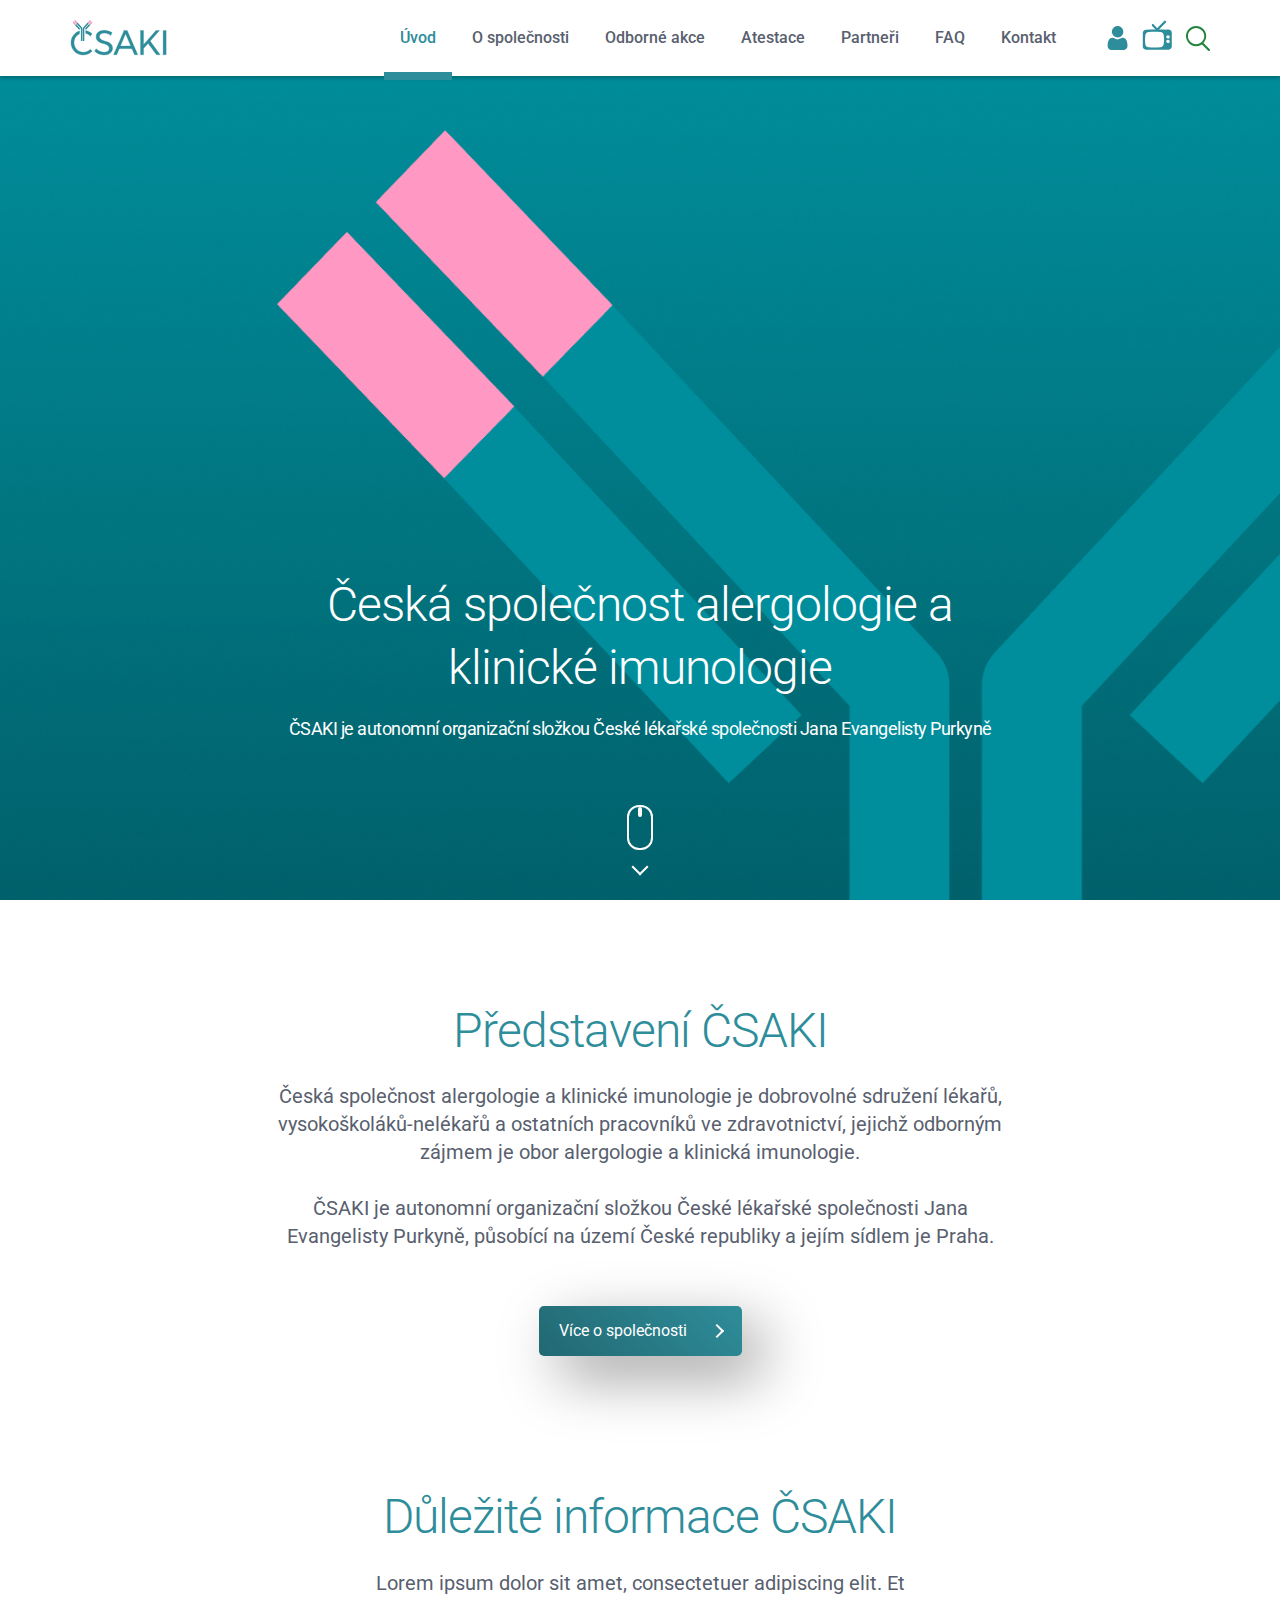
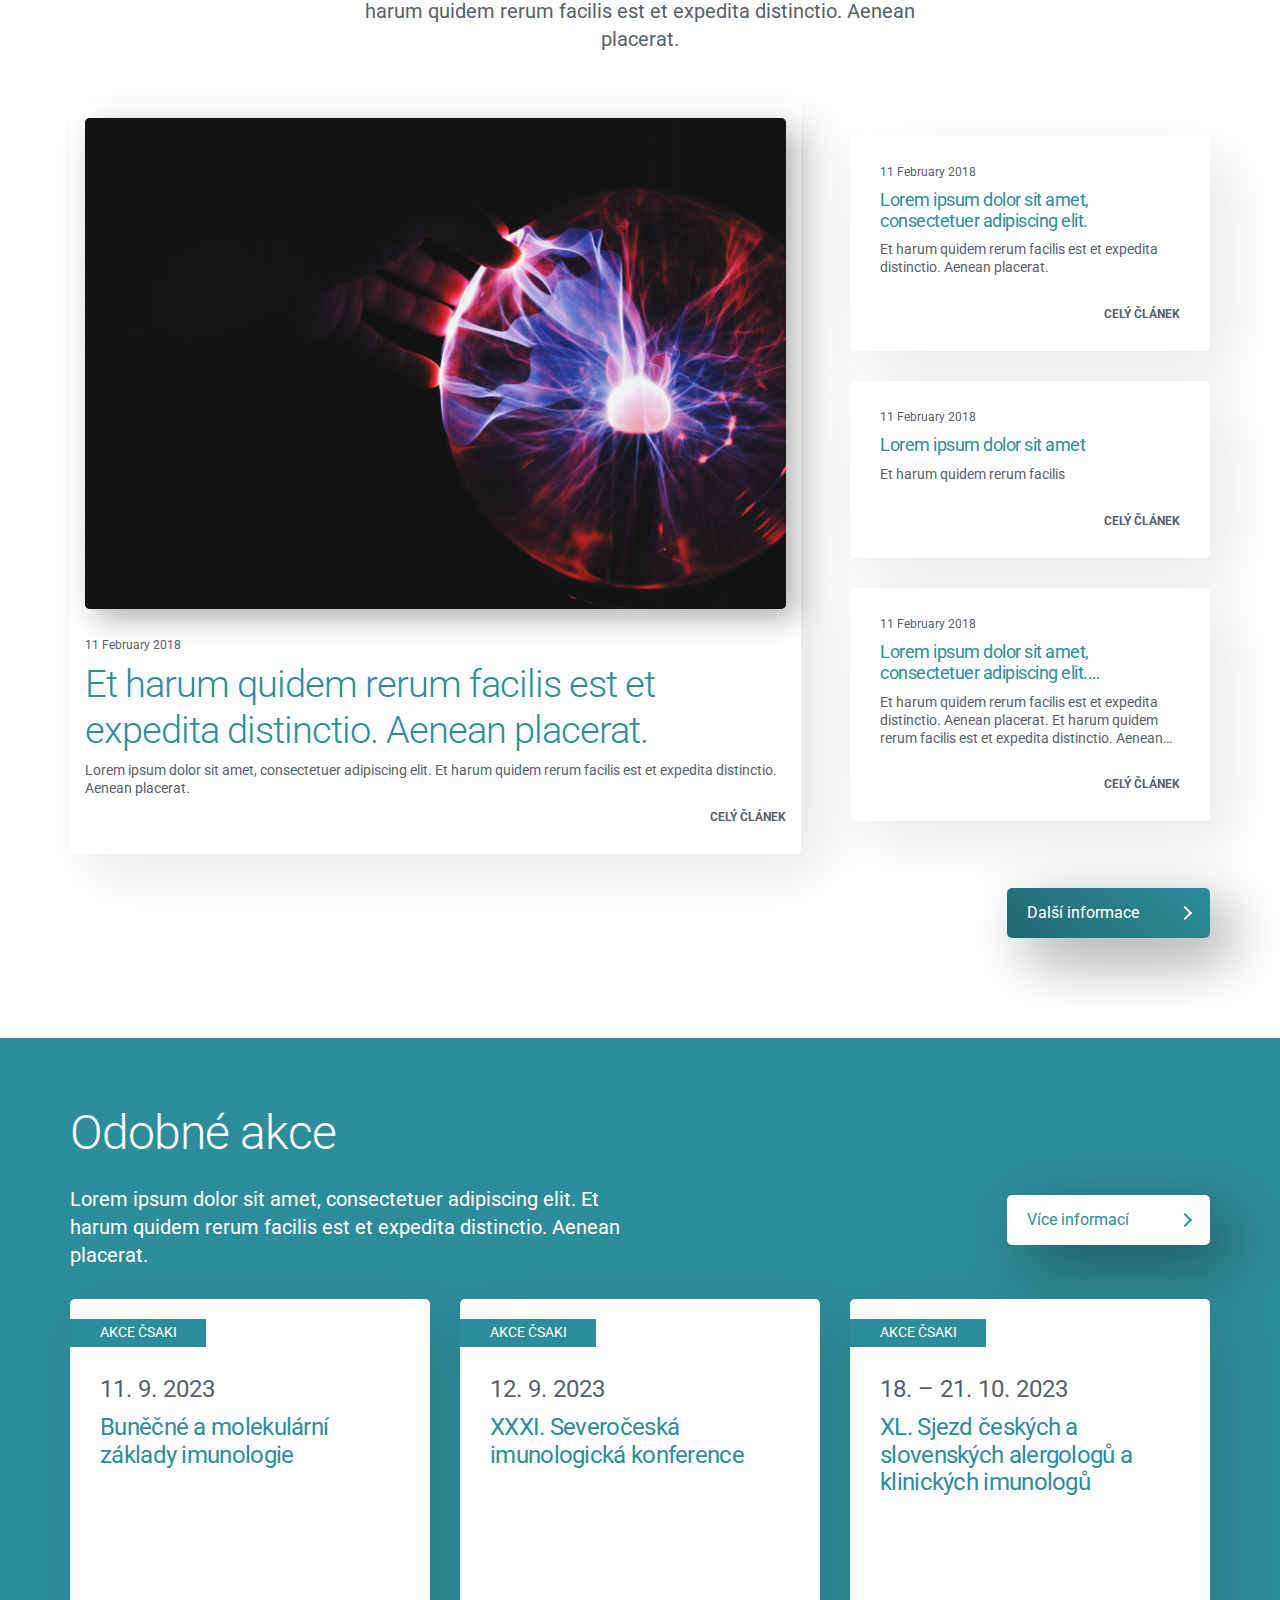
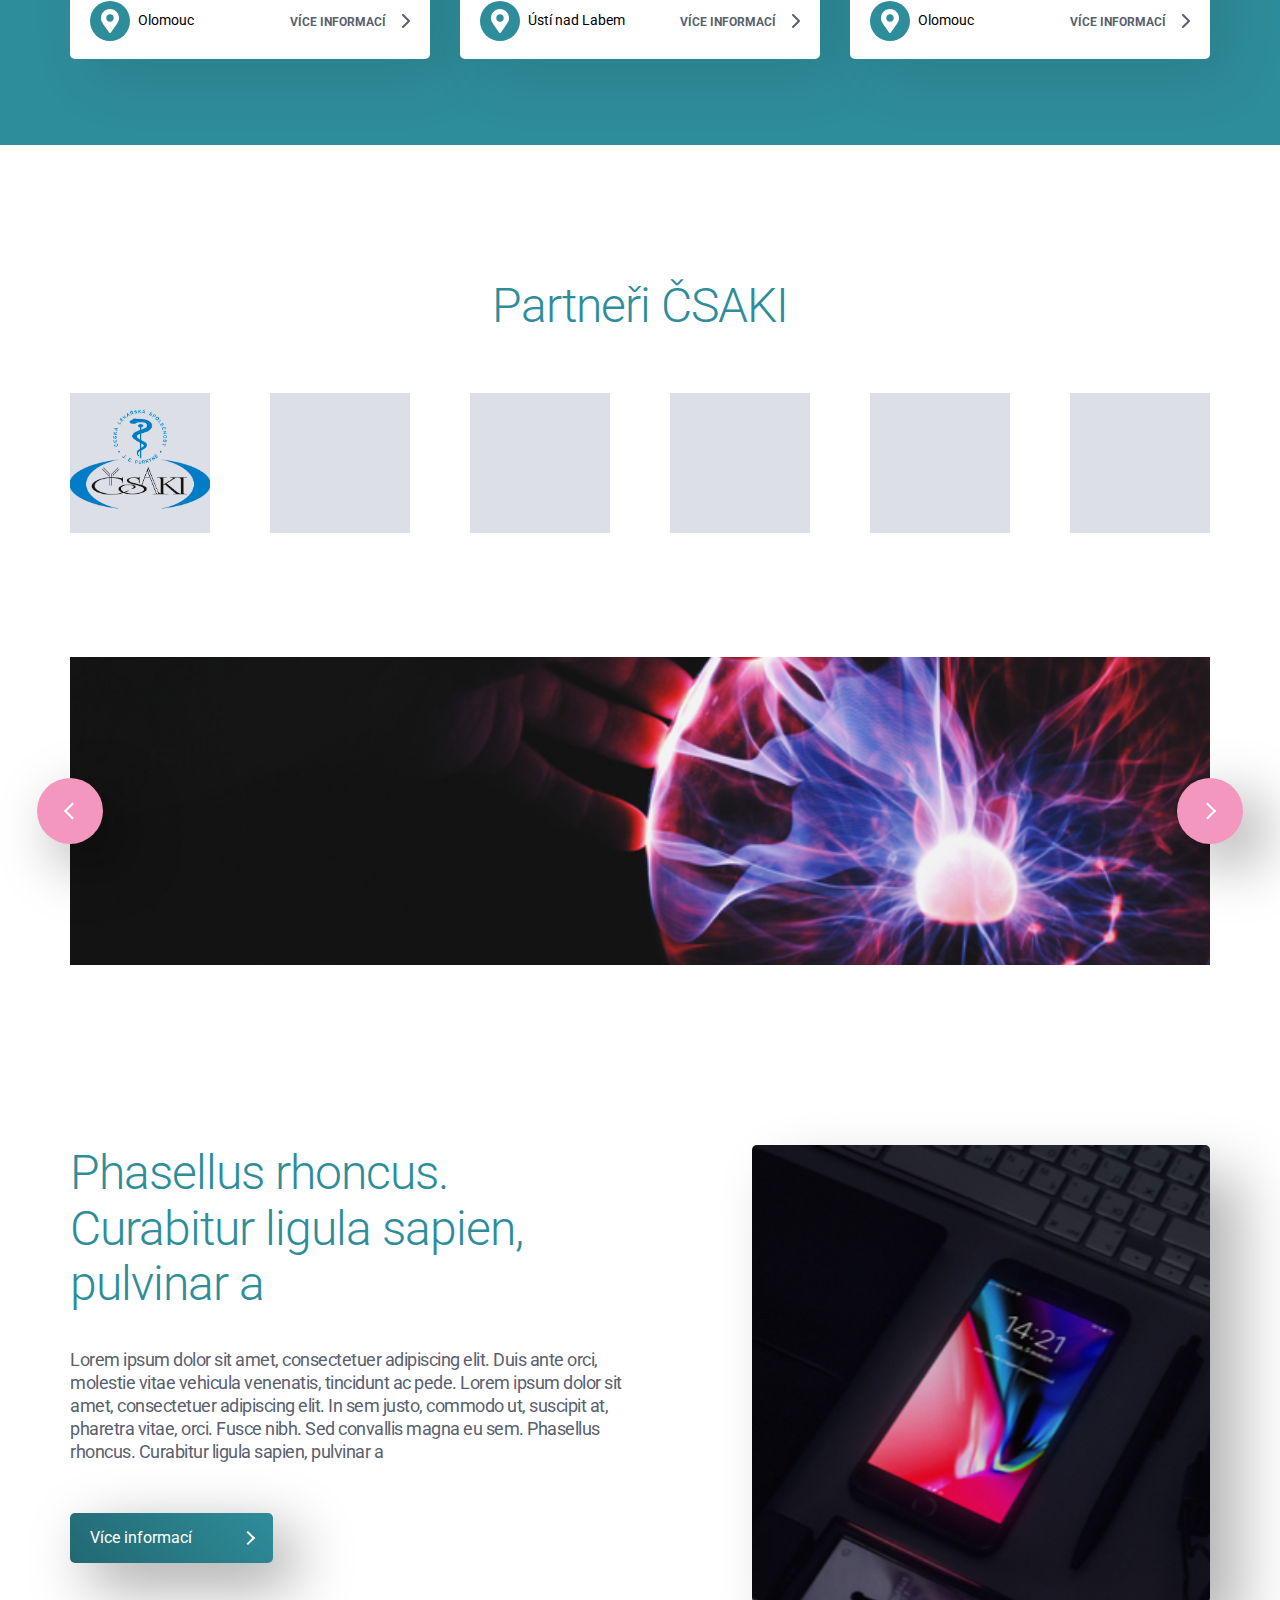
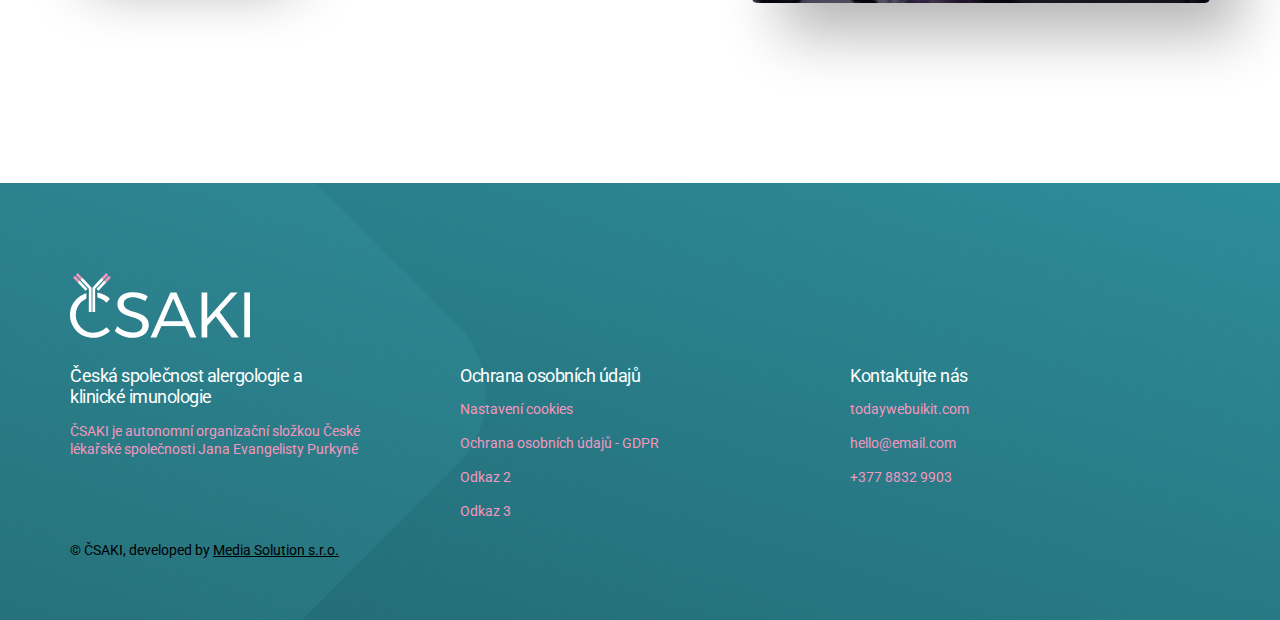
<file: index.html>
<!DOCTYPE html>
<html lang="en">

<head>
  <meta charset="UTF-8" />
  <meta http-equiv="X-UA-Compatible" content="IE=edge" />
  <meta name="viewport" content="width=device-width, initial-scale=1.0" />
  <link rel="preconnect" href="https://fonts.googleapis.com">
  <link rel="preconnect" href="https://fonts.gstatic.com" crossorigin>
  <link
    href="https://fonts.googleapis.com/css2?family=Roboto:ital,wght@0,300;0,400;0,500;0,700;0,900;1,300;1,400;1,500;1,700&display=swap"
    rel="stylesheet">
  <link rel="stylesheet" href="css/main.css" />
  <title>Home</title>
</head>

<body>
  <!-- header start
    =========================================== -->
  <header class="header" id="header">
    <div class="auto__container">
      <div class="header__inner">
        <a href="index.html" class="header__inner-logo">
          <img src="./images/logo.svg" alt="" />
        </a>
        <div class="header__inner-side">
          <nav class="nav" id="menu">
            <ul class="nav__inner">
              <li>
                <a href="index.html" class="active">
                  Úvod
                </a>
              </li>
              <li>
                <a href="company.html">
                  O společnosti
                </a>
              </li>
              <li>
                <a href="events.html">
                  Odborné akce
                </a>
              </li>
              <li class="dropdown">
                <a href="#">
                  Atestace
                </a>
                <div class="dropdown__menu">
                  <a href="#">
                    Lorem ipsum odkaz 1
                  </a>
                  <a href="#">
                    Lorem ipsum odkaz 1
                  </a>
                  <a href="#">
                    Lorem ipsum odkaz 1
                  </a>
                  <a href="#">
                    Lorem ipsum odkaz 1
                  </a>
                  <a href="#">
                    Lorem ipsum odkaz 1
                  </a>
                  <a href="#">
                    Lorem ipsum odkaz 1
                  </a>
                  <a href="#">
                    Lorem ipsum odkaz 1
                  </a>
                </div>
              </li>
              <li>
                <a href="#">
                  Partneři
                </a>
              </li>
              <li>
                <a href="#">
                  FAQ
                </a>
              </li>
              <li>
                <a href="contact.html">
                  Kontakt
                </a>
              </li>
            </ul>
          </nav>
          <div class="header__inner-buttons">
            <div class="user" id="userBtn">
              <img src="./images/icons/user.svg" alt="">
            </div>
            <div class="tv">
              <img src="./images/icons/tv.svg" alt="">
            </div>
            <div class="search" id="searchBtn">
              <img src="./images/icons/search.svg" alt="">
            </div>
            <div class="burger" id="menuBtn">
              <span></span>
            </div>
          </div>
        </div>
      </div>
    </div>
    <div class="searchMenu" id="searchMenu">
      <div class="auto__container">
        <form class="searchMenu__inner">
          <div class="input sm">
            <input type="search" placeholder="Napište hledaný výraz">
            <button type="submit">
              <img src="./images/icons/search.svg" alt="">
            </button>
          </div>
          <div class="searchMenu__close" id="searchClose">
            <img src="./images/icons/close.svg" alt="">
          </div>
        </form>
      </div>
    </div>
    <div class="userMenu" id="userMenu">
      <div class="auto__container">
        <div class="userMenu__inner">
          <h4>
            Přihlášení do členské sekce ČSAKI
          </h4>
          <div class="input big">
            <input type="text" value="Jméno@domena.cz">
            <span>
              Uživatelské jméno:
            </span>
          </div>
          <div class="input big">
            <input type="password" value="1234567890">
            <span>
              Heslo
            </span>
          </div>
          <p class="xsm">
            Pokud nemáte účet tak se <a href="registration.html">zaregistujte</a>
          </p>
          <button type="submit" class="button primary">
            <span>
              Přihlásit
            </span>
          </button>
          <p class="xsm">
            <a href="#">
              Zapomněli jste heslo?
            </a>
          </p>

        </div>
      </div>
    </div>
  </header>
  <!-- header end
    =========================================== -->
  <main class="main">
    <!-- hero start
    =========================================== -->
    <section class="hero">
      <div class="hero__bg">
        <img src="./images/hero-bg.png" alt="">
      </div>
      <div class="auto__container">
        <div class="hero__inner">
          <div class="hero__inner-content">
            <h1>
              Česká společnost alergologie a klinické imunologie
            </h1>
            <p class="sm">
              ČSAKI je autonomní organizační složkou České lékařské společnosti Jana Evangelisty Purkyně
            </p>
          </div>
          <a href="#home" class="mouse__wrapper">
            <div class="mouse">

            </div>
          </a>
        </div>
      </div>
    </section>
    <!-- hero end
    =========================================== -->
    <!-- info start
    =========================================== -->
    <div class="anchor" id="home"></div>
    <section class="info">
      <div class="auto__container">
        <div class="info__inner">
          <div class="title">
            <h2>
              Představení ČSAKI
            </h2>
            <p>
              Česká společnost alergologie a klinické imunologie je dobrovolné sdružení lékařů, vysokoškoláků-nelékařů a
              ostatních pracovníků ve zdravotnictví, jejichž odborným zájmem je obor alergologie a klinická imunologie.
              <br> <br>
              ČSAKI je autonomní organizační složkou České lékařské společnosti Jana Evangelisty Purkyně, působící na
              území České republiky a jejím sídlem je Praha.
            </p>
            <a href="#" class="button primary">
              <span>
                Více o společnosti
              </span>
            </a>
          </div>
          <div class="info__inner-top">
            <h2>
              Důležité informace ČSAKI
            </h2>
            <p>
              Lorem ipsum dolor sit amet, consectetuer adipiscing elit. Et harum quidem rerum facilis est et expedita
              distinctio. Aenean placerat.

            </p>
          </div>
          <div class="info__inner-row">
            <div class="info__inner-content">
              <div class="info__inner-image">
                <img src="./images/info.png" alt="">
              </div>
              <h6>
                11 February 2018
              </h6>
              <h3 class="big">
                Et harum quidem rerum facilis est et expedita distinctio. Aenean placerat.
              </h3>
              <p class="xsm">
                Lorem ipsum dolor sit amet, consectetuer adipiscing elit. Et harum quidem rerum facilis est et expedita
                distinctio. Aenean placerat.
              </p>
              <span>
                CELÝ ČLÁNEK
              </span>
            </div>
            <div class="info__inner-side">
              <div class="infoItem">
                <h6>
                  11 February 2018
                </h6>
                <h5 class="sm">
                  Lorem ipsum dolor sit amet, consectetuer adipiscing elit.
                </h5>
                <p class="xsm">
                  Et harum quidem rerum facilis est et expedita distinctio. Aenean placerat.
                </p>
                <span>
                  CELÝ ČLÁNEK
                </span>
              </div>
              <div class="infoItem">
                <h6>
                  11 February 2018
                </h6>
                <h5 class="sm">
                  Lorem ipsum dolor sit amet
                </h5>
                <p class="xsm">
                  Et harum quidem rerum facilis

                </p>
                <span>
                  CELÝ ČLÁNEK
                </span>
              </div>
              <div class="infoItem">
                <h6>
                  11 February 2018
                </h6>
                <h5 class="sm">
                  Lorem ipsum dolor sit amet, consectetuer adipiscing elit.
                  consectetuer adipiscing elit.
                </h5>
                <p class="xsm">
                  Et harum quidem rerum facilis est et expedita distinctio. Aenean placerat.
                  Et harum quidem rerum facilis est et expedita distinctio. Aenean placerat.
                  Et harum quidem rerum facilis est et expedita distinctio. Aenean placerat.
                </p>
                <span>
                  CELÝ ČLÁNEK
                </span>
              </div>
            </div>
          </div>
          <a href="#" class="button primary">
            <span>
              Další informace
            </span>
          </a>
        </div>
      </div>
    </section>
    <!-- info end
    =========================================== -->
    <!-- action start
    =========================================== -->
    <section class="action">
      <div class="auto__container">
        <div class="action__inner">
          <div class="action__inner-content">
            <div class="action__inner-title">
              <h2>
                Odobné akce
              </h2>
              <p>
                Lorem ipsum dolor sit amet, consectetuer adipiscing elit. Et harum quidem rerum facilis est et expedita
                distinctio. Aenean placerat.
              </p>
            </div>
            <a href="#" class="button light">
              <span>
                Více informací
              </span>
            </a>
          </div>
          <div class="action__inner-row">
            <a href="#" class="actionItem">
              <div class="actionItem__events">
                <p class="xsm">
                  AKCE ČSAKI
                </p>
              </div>
              <div class="actionItem__content">
                <p class="lg">
                  11. 9. 2023
                </p>
                <h5>
                  Buněčné a molekulární základy imunologie
                </h5>
              </div>
              <div class="actionItem__foot">
                <div class="actionItem__foot-location">
                  <span>
                    <img src="./images/icons/location.svg" alt="">
                  </span>
                  <p class="xsm">
                    Olomouc
                  </p>
                </div>
                <div class="actionItem__foot-link">
                  <h6>
                    Více informací
                  </h6>
                  <span>
                    <img src="./images/icons/chevron-right.svg" alt="">
                  </span>
                </div>
              </div>
            </a>
            <a href="#" class="actionItem">
              <div class="actionItem__events">
                <p class="xsm">
                  AKCE ČSAKI
                </p>
              </div>
              <div class="actionItem__content">
                <p class="lg">
                  12. 9. 2023
                </p>
                <h5>
                  XXXI. Severočeská imunologická konference
                </h5>
              </div>
              <div class="actionItem__foot">
                <div class="actionItem__foot-location">
                  <span>
                    <img src="./images/icons/location.svg" alt="">
                  </span>
                  <p class="xsm">
                    Ústí nad Labem
                  </p>
                </div>
                <div class="actionItem__foot-link">
                  <h6>
                    Více informací
                  </h6>
                  <span>
                    <img src="./images/icons/chevron-right.svg" alt="">
                  </span>
                </div>
              </div>
            </a>
            <a href="#" class="actionItem">
              <div class="actionItem__events">
                <p class="xsm">
                  AKCE ČSAKI
                </p>
              </div>
              <div class="actionItem__content">
                <p class="lg">
                  18. – 21. 10. 2023
                </p>
                <h5>
                  XL. Sjezd českých a slovenských alergologů a klinických imunologů
                </h5>
              </div>
              <div class="actionItem__foot">
                <div class="actionItem__foot-location">
                  <span>
                    <img src="./images/icons/location.svg" alt="">
                  </span>
                  <p class="xsm">
                    Olomouc
                  </p>
                </div>
                <div class="actionItem__foot-link">
                  <h6>
                    Více informací
                  </h6>
                  <span>
                    <img src="./images/icons/chevron-right.svg" alt="">
                  </span>
                </div>
              </div>
            </a>
          </div>
        </div>
      </div>
    </section>
    <!-- action end
    =========================================== -->
    <!-- partner start
    =========================================== -->
    <section class="partner">
      <div class="auto__container">
        <div class="partner__inner">
          <div class="partner__inner-title">
            <h2>
              Partneři ČSAKI
            </h2>
          </div>
          <div class="partner__inner-row">
            <div class="partnerLogo">
              <div class="partnerLogo__inner">
                <img src="./images/partners/1.png" alt="">
              </div>
            </div>
            <div class="partnerLogo">
              <div class="partnerLogo__inner">
              </div>
            </div>
            <div class="partnerLogo">
              <div class="partnerLogo__inner">
              </div>
            </div>
            <div class="partnerLogo">
              <div class="partnerLogo__inner">
              </div>
            </div>
            <div class="partnerLogo">
              <div class="partnerLogo__inner">
              </div>
            </div>
            <div class="partnerLogo">
              <div class="partnerLogo__inner">
              </div>
            </div>
          </div>
          <div class="partner__inner-slider">
            <div class="partnerItem">
              <div class="partnerItem__inner">
                <img src="./images/info.png" alt="">
              </div>
            </div>
            <div class="partnerItem">
              <div class="partnerItem__inner">
                <img src="./images/info.png" alt="">
              </div>
            </div>
            <div class="partnerItem">
              <div class="partnerItem__inner">
                <img src="./images/info.png" alt="">
              </div>
            </div>
          </div>
        </div>
      </div>
    </section>
    <!-- partner end
    =========================================== -->
    <!-- about start
    =========================================== -->
    <section class="about">
      <div class="auto__container">
        <div class="about__inner">
          <div class="about__inner-content">
            <h2>
              Phasellus rhoncus. Curabitur ligula sapien, pulvinar a
            </h2>
            <p class="sm">
              Lorem ipsum dolor sit amet, consectetuer adipiscing elit. Duis ante orci, molestie vitae vehicula
              venenatis, tincidunt ac pede. Lorem ipsum dolor sit amet, consectetuer adipiscing elit. In sem justo,
              commodo ut, suscipit at, pharetra vitae, orci. Fusce nibh. Sed convallis magna eu sem. Phasellus rhoncus.
              Curabitur ligula sapien, pulvinar a
            </p>
            <a href="#" class="button primary">
              <span>
                Více informací
              </span>
            </a>
          </div>
          <div class="about__inner-image-wrapper">
            <div class="about__inner-image">
              <img src="./images/about.png" alt="">
            </div>
          </div>
        </div>
      </div>
    </section>
    <!-- about end
    =========================================== -->

    <!-- intro start
    =========================================== -->
    <section class="intro">
      <div class="auto__container">
        <div class="intro__inner">

        </div>
      </div>
    </section>
    <!-- intro end
    =========================================== -->
    <!-- intro start
    =========================================== -->
    <section class="intro">
      <div class="auto__container">
        <div class="intro__inner">

        </div>
      </div>
    </section>
    <!-- intro end
    =========================================== -->
    <!-- footer start
    =========================================== -->
    <footer class="footer">
      <div class="footer__bg">
        <img src="./images/footer-bg.png" alt="">
      </div>
      <div class="auto__container">
        <div class="footer__inner">
          <div class="footer__inner-logo">
            <img src="./images/footer-logo.svg" alt="">
          </div>
          <div class="footer__inner-row">
            <div class="footer__inner-col">
              <h5 class="sm">
                Česká společnost alergologie a klinické imunologie
              </h5>
              <p class="xsm">
                ČSAKI je autonomní organizační složkou České lékařské společnosti Jana Evangelisty Purkyně
              </p>
            </div>
            <div class="footer__inner-col">
              <h5 class="sm">
                Ochrana osobních údajů
              </h5>
              <a href="#">
                Nastavení cookies
              </a>
              <a href="#">
                Ochrana osobních údajů - GDPR
              </a>
              <a href="#">
                Odkaz 2
              </a>
              <a href="#">
                Odkaz 3
              </a>
            </div>
            <div class="footer__inner-col">
              <h5 class="sm">
                Kontaktujte nás
              </h5>
              <a href="#">
                todaywebuikit.com
              </a>
              <a href="mailto:hello@email.com">
                hello@email.com
              </a>
              <a href="tel:+377 8832 9903">
                +377 8832 9903
              </a>
            </div>
          </div>
          <p class="xsm">
            © ČSAKI, developed by <a href="#">Media Solution s.r.o.</a>
          </p>
        </div>
      </div>
    </footer>
    <!-- footer end
    =========================================== -->
  </main>

  <!-- Sprites
    =========================================== -->
  <!-- <svg>
      <use xlink:href="#voice"></use>
    </svg> -->
  <svg style="display: none">
    <symbol id="voice" viewBox="0 0 27 25">
      <g>
        <path fill-rule="evenodd" clip-rule="evenodd"
          d="M13.2389 0.42627C13.5054 0.42627 13.761 0.532135 13.9495 0.720575C14.1379 0.909016 14.2438 1.1646 14.2438 1.43109V23.5372C14.2438 23.8037 14.1379 24.0592 13.9495 24.2477C13.761 24.4361 13.5054 24.542 13.2389 24.542C12.9725 24.542 12.7169 24.4361 12.5284 24.2477C12.34 24.0592 12.2341 23.8037 12.2341 23.5372V1.43109C12.2341 1.1646 12.34 0.909016 12.5284 0.720575C12.7169 0.532135 12.9725 0.42627 13.2389 0.42627ZM9.21966 4.44555C9.48616 4.44555 9.74174 4.55142 9.93018 4.73986C10.1186 4.9283 10.2245 5.18388 10.2245 5.45038V19.5179C10.2245 19.7844 10.1186 20.04 9.93018 20.2284C9.74174 20.4168 9.48616 20.5227 9.21966 20.5227C8.95317 20.5227 8.69759 20.4168 8.50915 20.2284C8.3207 20.04 8.21484 19.7844 8.21484 19.5179V5.45038C8.21484 5.18388 8.3207 4.9283 8.50915 4.73986C8.69759 4.55142 8.95317 4.44555 9.21966 4.44555ZM17.2582 4.44555C17.5247 4.44555 17.7803 4.55142 17.9687 4.73986C18.1572 4.9283 18.2631 5.18388 18.2631 5.45038V19.5179C18.2631 19.7844 18.1572 20.04 17.9687 20.2284C17.7803 20.4168 17.5247 20.5227 17.2582 20.5227C16.9917 20.5227 16.7362 20.4168 16.5477 20.2284C16.3593 20.04 16.2534 19.7844 16.2534 19.5179V5.45038C16.2534 5.18388 16.3593 4.9283 16.5477 4.73986C16.7362 4.55142 16.9917 4.44555 17.2582 4.44555ZM5.20038 7.46002C5.46687 7.46002 5.72245 7.56588 5.91089 7.75432C6.09933 7.94276 6.2052 8.19834 6.2052 8.46484V16.5034C6.2052 16.7699 6.09933 17.0255 5.91089 17.2139C5.72245 17.4024 5.46687 17.5082 5.20038 17.5082C4.93388 17.5082 4.6783 17.4024 4.48986 17.2139C4.30142 17.0255 4.19555 16.7699 4.19555 16.5034V8.46484C4.19555 8.19834 4.30142 7.94276 4.48986 7.75432C4.6783 7.56588 4.93388 7.46002 5.20038 7.46002ZM21.2775 7.46002C21.544 7.46002 21.7996 7.56588 21.988 7.75432C22.1765 7.94276 22.2823 8.19834 22.2823 8.46484V16.5034C22.2823 16.7699 22.1765 17.0255 21.988 17.2139C21.7996 17.4024 21.544 17.5082 21.2775 17.5082C21.011 17.5082 20.7554 17.4024 20.567 17.2139C20.3786 17.0255 20.2727 16.7699 20.2727 16.5034V8.46484C20.2727 8.19834 20.3786 7.94276 20.567 7.75432C20.7554 7.56588 21.011 7.46002 21.2775 7.46002ZM1.18109 9.46966C1.44759 9.46966 1.70317 9.57553 1.89161 9.76397C2.08005 9.95241 2.18591 10.208 2.18591 10.4745V14.4938C2.18591 14.7603 2.08005 15.0158 1.89161 15.2043C1.70317 15.3927 1.44759 15.4986 1.18109 15.4986C0.914596 15.4986 0.659016 15.3927 0.470575 15.2043C0.282135 15.0158 0.17627 14.7603 0.17627 14.4938V10.4745C0.17627 10.208 0.282135 9.95241 0.470575 9.76397C0.659016 9.57553 0.914596 9.46966 1.18109 9.46966ZM25.2968 9.46966C25.5633 9.46966 25.8189 9.57553 26.0073 9.76397C26.1958 9.95241 26.3016 10.208 26.3016 10.4745V14.4938C26.3016 14.7603 26.1958 15.0158 26.0073 15.2043C25.8189 15.3927 25.5633 15.4986 25.2968 15.4986C25.0303 15.4986 24.7747 15.3927 24.5863 15.2043C24.3978 15.0158 24.292 14.7603 24.292 14.4938V10.4745C24.292 10.208 24.3978 9.95241 24.5863 9.76397C24.7747 9.57553 25.0303 9.46966 25.2968 9.46966Z" />
      </g>
    </symbol>
  </svg>
  <!-- js
    =========================================== -->
  <script src="./js/jquery.js"></script>
  <script src="./js/slick.min.js"></script>
  <script src="./js/main.js"></script>
</body>

</html>
</file>
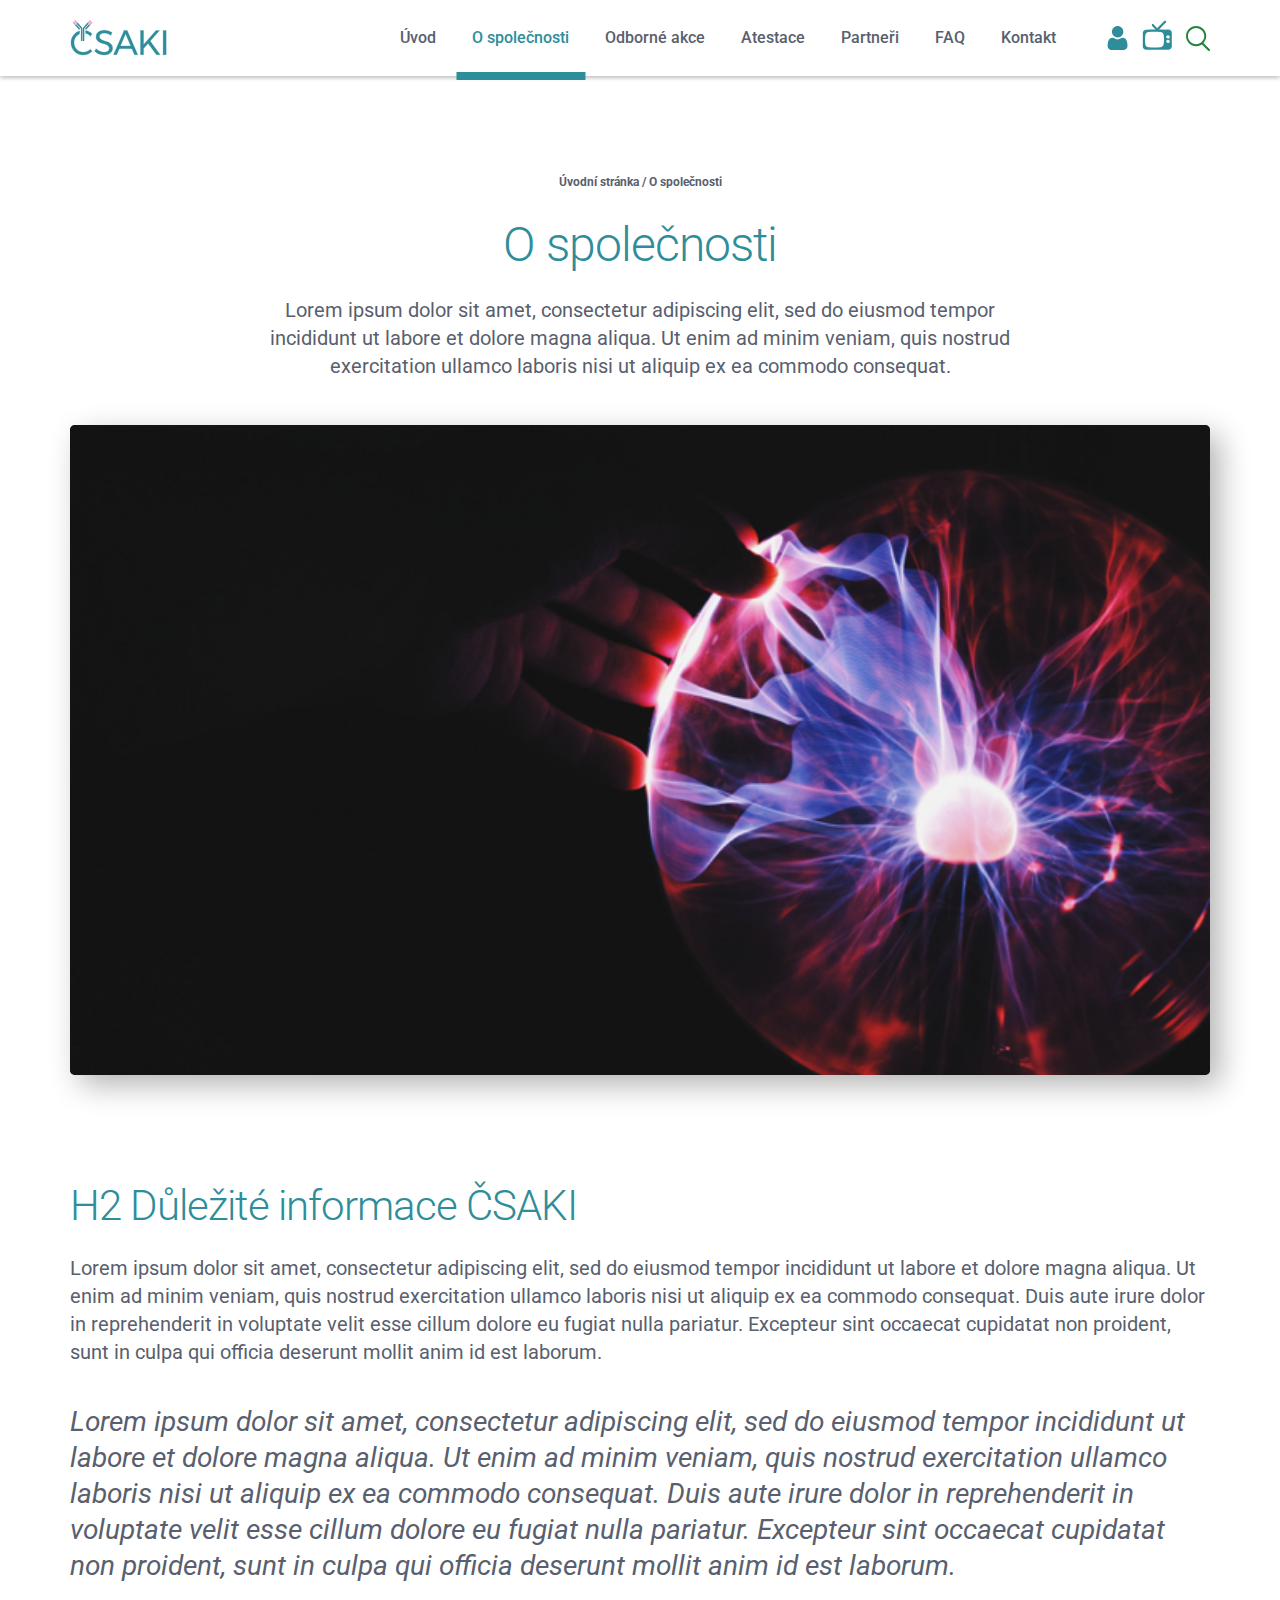
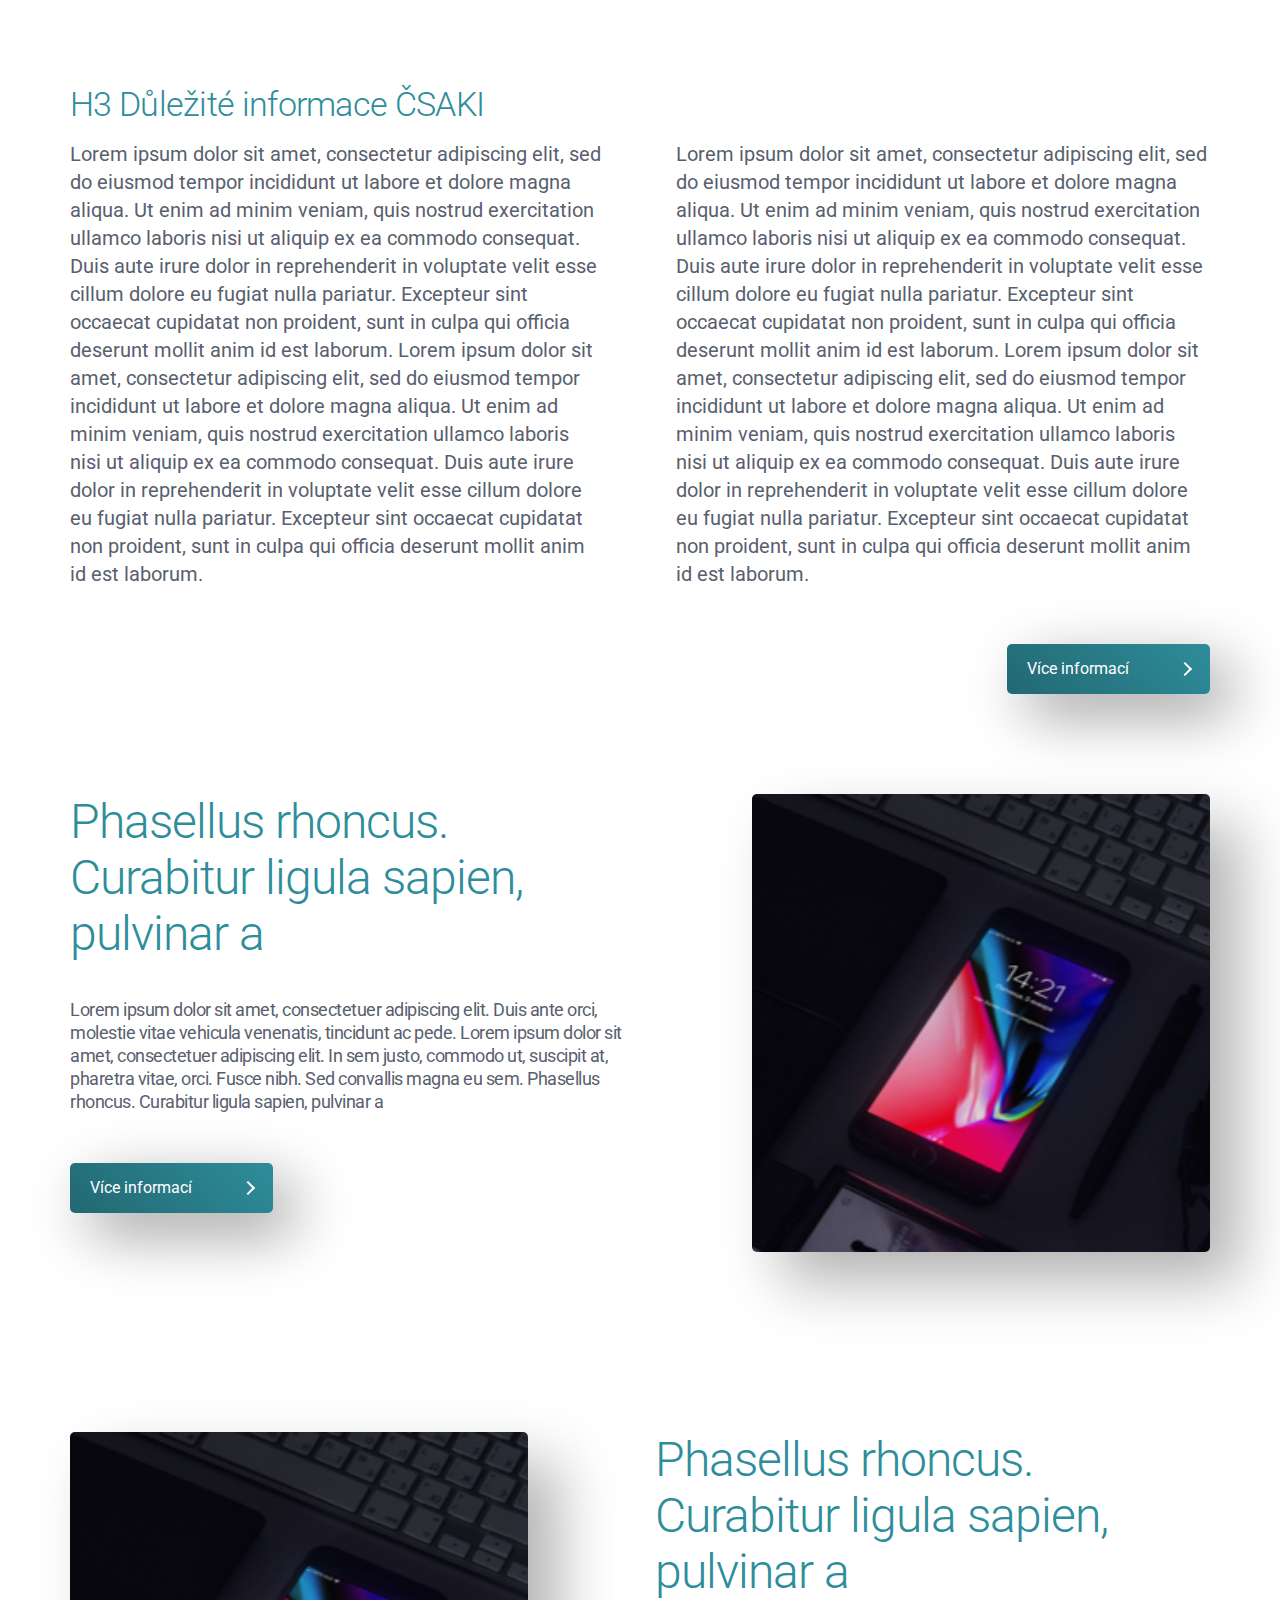
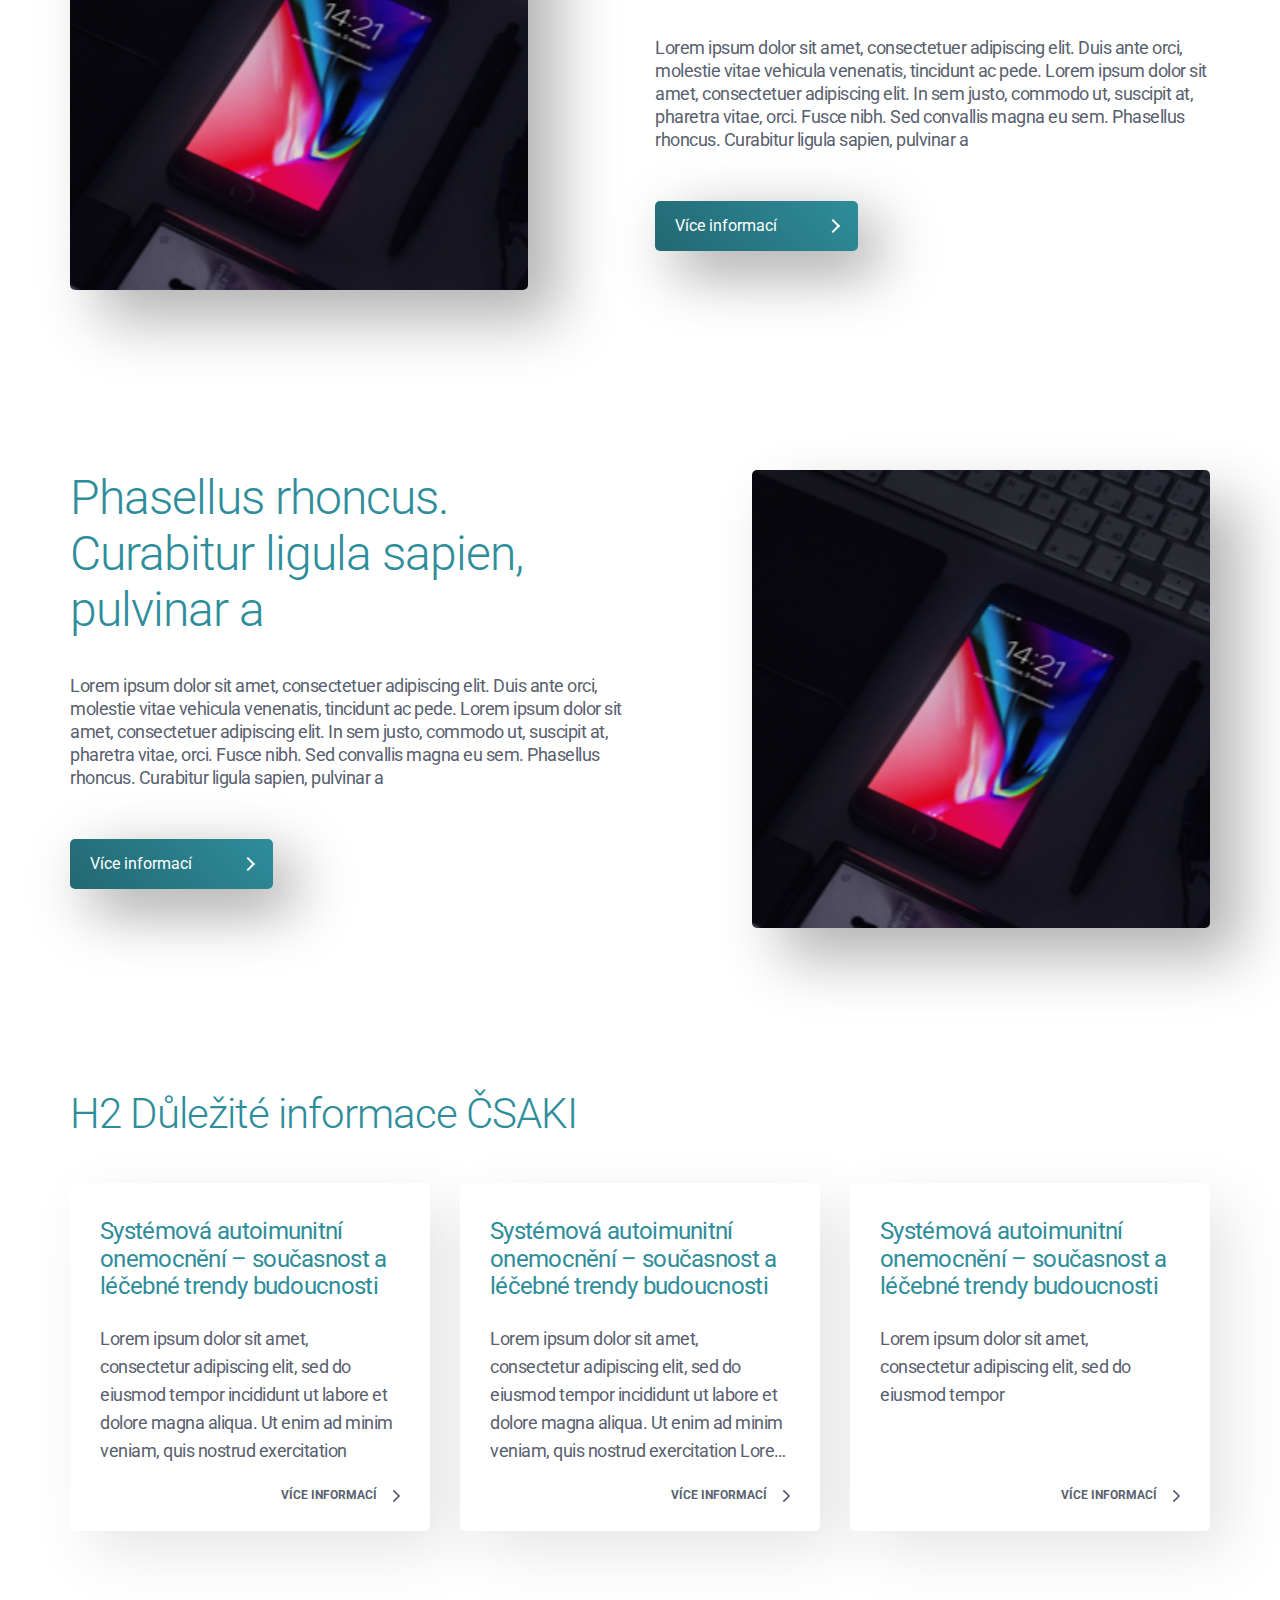
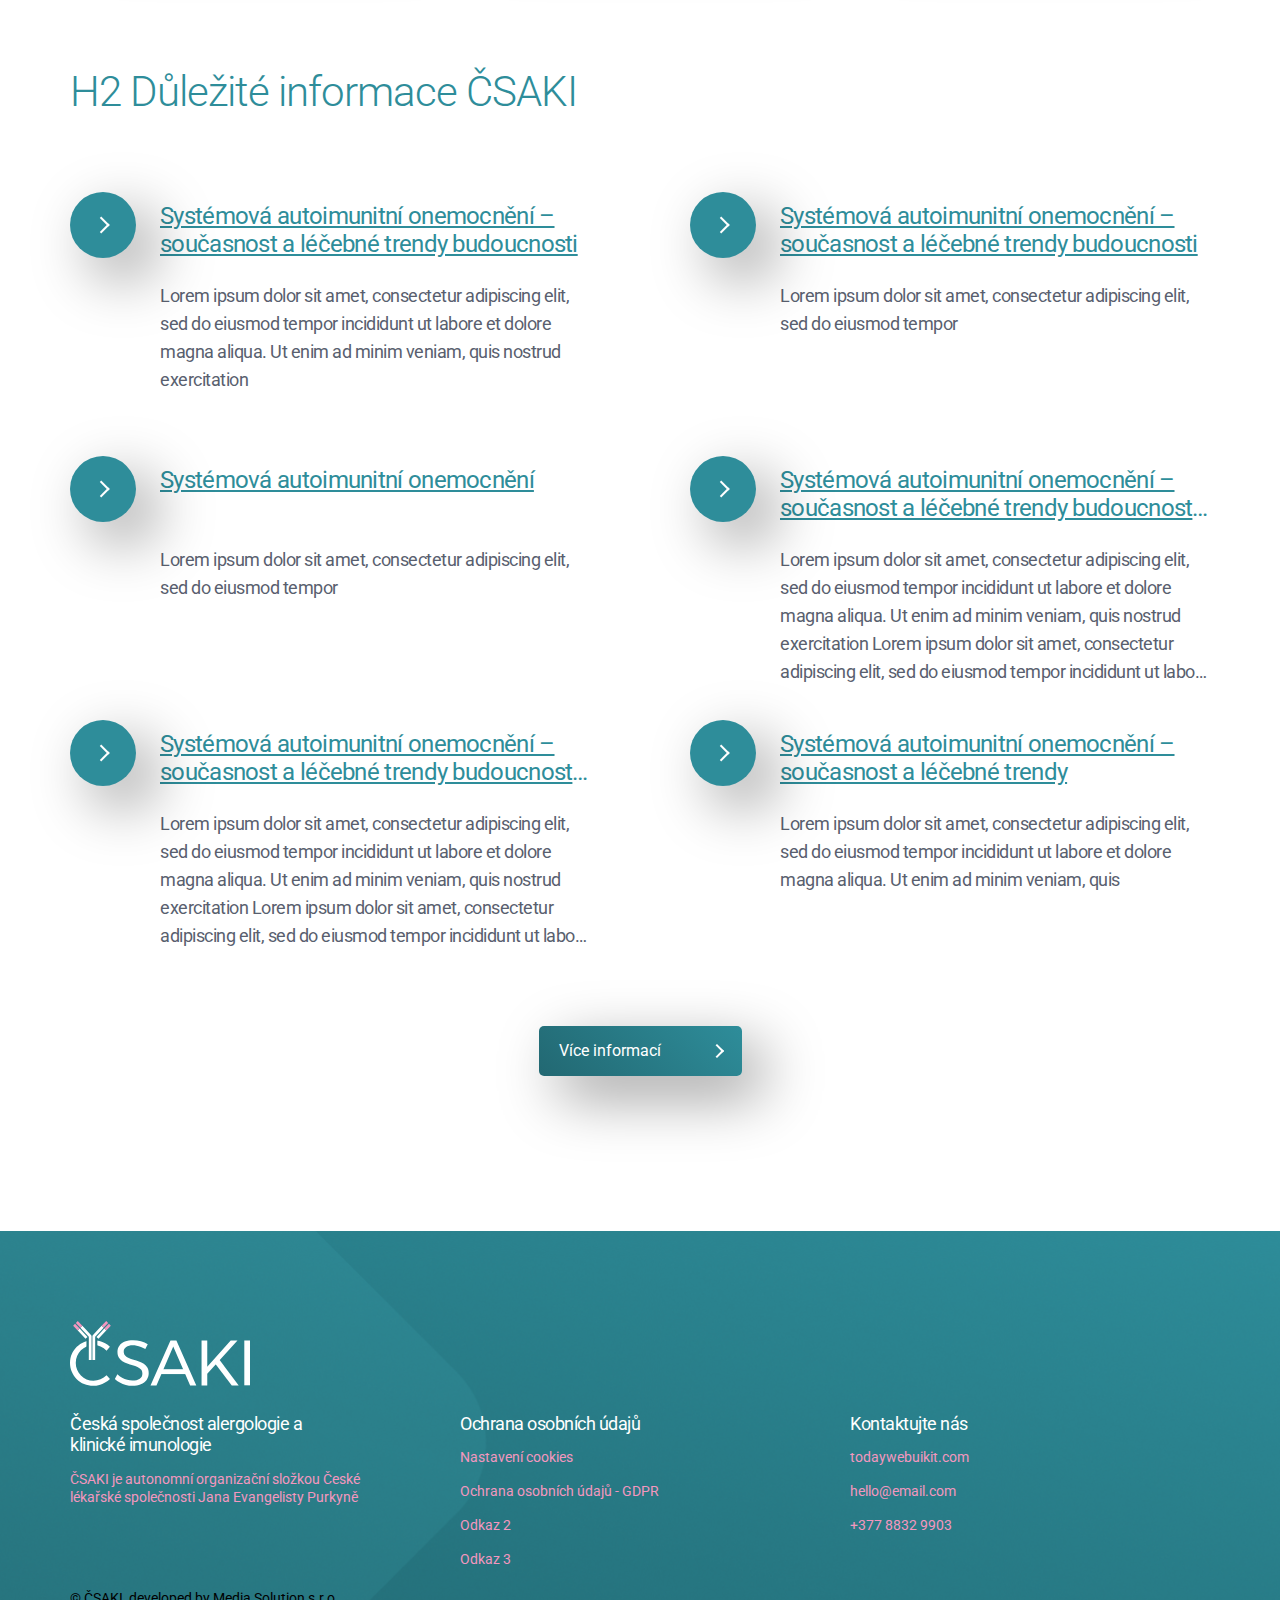
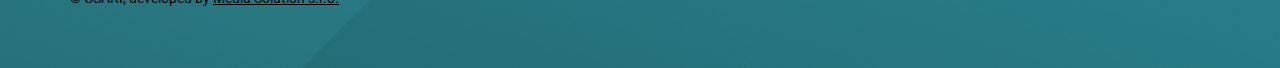
<file: company.html>
<!DOCTYPE html>
<html lang="en">

<head>
    <meta charset="UTF-8" />
    <meta http-equiv="X-UA-Compatible" content="IE=edge" />
    <meta name="viewport" content="width=device-width, initial-scale=1.0" />
    <link rel="preconnect" href="https://fonts.googleapis.com">
    <link rel="preconnect" href="https://fonts.gstatic.com" crossorigin>
    <link
        href="https://fonts.googleapis.com/css2?family=Roboto:ital,wght@0,300;0,400;0,500;0,700;0,900;1,300;1,400;1,500;1,700&display=swap"
        rel="stylesheet">
    <link rel="stylesheet" href="css/main.css" />
    <title>O Společnosti</title>
</head>

<body>
    <!-- header start
    =========================================== -->
  <header class="header" id="header">
    <div class="auto__container">
      <div class="header__inner">
        <a href="index.html" class="header__inner-logo">
          <img src="./images/logo.svg" alt="" />
        </a>
        <div class="header__inner-side">
          <nav class="nav" id="menu">
            <ul class="nav__inner">
              <li>
                <a href="index.html">
                  Úvod
                </a>
              </li>
              <li>
                <a href="company.html" class="active">
                  O společnosti
                </a>
              </li>
              <li>
                <a href="events.html">
                  Odborné akce
                </a>
              </li>
              <li class="dropdown">
                <a href="#">
                  Atestace
                </a>
                <div class="dropdown__menu">
                  <a href="#">
                    Lorem ipsum odkaz 1
                  </a>
                  <a href="#">
                    Lorem ipsum odkaz 1
                  </a>
                  <a href="#">
                    Lorem ipsum odkaz 1
                  </a>
                  <a href="#">
                    Lorem ipsum odkaz 1
                  </a>
                  <a href="#">
                    Lorem ipsum odkaz 1
                  </a>
                  <a href="#">
                    Lorem ipsum odkaz 1
                  </a>
                  <a href="#">
                    Lorem ipsum odkaz 1
                  </a>
                </div>
              </li>
              <li>
                <a href="#">
                  Partneři
                </a>
              </li>
              <li>
                <a href="#">
                  FAQ
                </a>
              </li>
              <li>
                <a href="contact.html">
                  Kontakt
                </a>
              </li>
            </ul>
          </nav>
          <div class="header__inner-buttons">
            <div class="user" id="userBtn">
              <img src="./images/icons/user.svg" alt="">
            </div>
            <div class="tv">
              <img src="./images/icons/tv.svg" alt="">
            </div>
            <div class="search" id="searchBtn">
              <img src="./images/icons/search.svg" alt="">
            </div>
            <div class="burger" id="menuBtn">
              <span></span>
            </div>
          </div>
        </div>
      </div>
    </div>
    <div class="searchMenu" id="searchMenu">
      <div class="auto__container">
        <form class="searchMenu__inner">
          <div class="input sm">
            <input type="search" placeholder="Napište hledaný výraz">
            <button type="submit">
              <img src="./images/icons/search.svg" alt="">
            </button>
          </div>
          <div class="searchMenu__close" id="searchClose">
            <img src="./images/icons/close.svg" alt="">
          </div>
        </form>
      </div>
    </div>
    <div class="userMenu" id="userMenu">
      <div class="auto__container">
        <div class="userMenu__inner">
          <h4>
            Přihlášení do členské sekce ČSAKI
          </h4>
          <div class="input big">
            <input type="text" value="Jméno@domena.cz">
            <span>
              Uživatelské jméno:
            </span>
          </div>
          <div class="input big">
            <input type="password" value="1234567890">
            <span>
              Heslo
            </span>
          </div>
          <p class="xsm">
            Pokud nemáte účet tak se <a href="registration.html">zaregistujte</a>
          </p>
          <button type="submit" class="button primary">
            <span>
              Přihlásit
            </span>
          </button>
          <p class="xsm">
            <a href="#">
              Zapomněli jste heslo?
            </a>
          </p>
    
        </div>
      </div>
    </div>
  </header>
    <!-- header end
    =========================================== -->
    <main class="main">
        <!-- company start
    =========================================== -->
        <section class="company">
            <div class="auto__container">
                <div class="company__inner">
                    <div class="title">
                        <h6>
                            <a href="index.html">
                                Úvodní stránka
                            </a>
                            /
                            <span>
                                O společnosti
                            </span>
                        </h6>
                        <h1>
                            O společnosti
                        </h1>
                        <p>
                            Lorem ipsum dolor sit amet, consectetur adipiscing elit, sed do eiusmod tempor incididunt ut
                            labore et dolore magna aliqua. Ut enim ad minim veniam, quis nostrud exercitation ullamco
                            laboris nisi ut aliquip ex ea commodo consequat.
                        </p>
                    </div>
                    <div class="company__inner-image">
                        <img src="./images/info.png" alt="">
                    </div>
                    <div class="company__inner-content">
                        <h2 class="sm">
                            H2 Důležité informace ČSAKI
                        </h2>
                        <p>
                            Lorem ipsum dolor sit amet, consectetur adipiscing elit, sed do eiusmod tempor incididunt ut
                            labore et dolore magna aliqua. Ut enim ad minim veniam, quis nostrud exercitation ullamco
                            laboris nisi ut aliquip ex ea commodo consequat. Duis aute irure dolor in reprehenderit in
                            voluptate velit esse cillum dolore eu fugiat nulla pariatur. Excepteur sint occaecat
                            cupidatat non proident, sunt in culpa qui officia deserunt mollit anim id est laborum.
                        </p>
                        <p class="em">
                            Lorem ipsum dolor sit amet, consectetur adipiscing elit, sed do eiusmod tempor incididunt ut
                            labore et dolore magna aliqua. Ut enim ad minim veniam, quis nostrud exercitation ullamco
                            laboris nisi ut aliquip ex ea commodo consequat. Duis aute irure dolor in reprehenderit in
                            voluptate velit esse cillum dolore eu fugiat nulla pariatur. Excepteur sint occaecat
                            cupidatat non proident, sunt in culpa qui officia deserunt mollit anim id est laborum.
                        </p>
                    </div>
                    <div class="company__inner-bottom">
                        <h3>
                            H3 Důležité informace ČSAKI
                        </h3>
                        <div class="company__inner-row">
                            <div class="company__inner-col">
                                <p>
                                    Lorem ipsum dolor sit amet, consectetur adipiscing elit, sed do eiusmod tempor
                                    incididunt ut labore et dolore magna aliqua. Ut enim ad minim veniam, quis nostrud
                                    exercitation ullamco laboris nisi ut aliquip ex ea commodo consequat. Duis aute
                                    irure
                                    dolor in reprehenderit in voluptate velit esse cillum dolore eu fugiat nulla
                                    pariatur.
                                    Excepteur sint occaecat cupidatat non proident, sunt in culpa qui officia deserunt
                                    mollit anim id est laborum. Lorem ipsum dolor sit amet, consectetur adipiscing elit,
                                    sed
                                    do eiusmod tempor incididunt ut labore et dolore magna aliqua. Ut enim ad minim
                                    veniam,
                                    quis nostrud exercitation ullamco laboris nisi ut aliquip ex ea commodo consequat.
                                    Duis
                                    aute irure dolor in reprehenderit in voluptate velit esse cillum dolore eu fugiat
                                    nulla
                                    pariatur. Excepteur sint occaecat cupidatat non proident, sunt in culpa qui officia
                                    deserunt mollit anim id est laborum.
                                </p>
                            </div>
                            <div class="company__inner-col">
                                <p>
                                    Lorem ipsum dolor sit amet, consectetur adipiscing elit, sed do eiusmod tempor
                                    incididunt ut labore et dolore magna aliqua. Ut enim ad minim veniam, quis nostrud
                                    exercitation ullamco laboris nisi ut aliquip ex ea commodo consequat. Duis aute
                                    irure dolor in reprehenderit in voluptate velit esse cillum dolore eu fugiat nulla
                                    pariatur. Excepteur sint occaecat cupidatat non proident, sunt in culpa qui officia
                                    deserunt mollit anim id est laborum. Lorem ipsum dolor sit amet, consectetur
                                    adipiscing elit, sed do eiusmod tempor incididunt ut labore et dolore magna aliqua.
                                    Ut enim ad minim veniam, quis nostrud exercitation ullamco laboris nisi ut aliquip
                                    ex ea commodo consequat. Duis aute irure dolor in reprehenderit in voluptate velit
                                    esse cillum dolore eu fugiat nulla pariatur. Excepteur sint occaecat cupidatat non
                                    proident, sunt in culpa qui officia deserunt mollit anim id est laborum.
                                </p>
                            </div>
                        </div>
                        <a href="#" class="button primary">
                            <span>
                                Více informací
                            </span>
                        </a>
                    </div>
                </div>
            </div>
        </section>
        <!-- company end
      =========================================== -->
        <!-- about start
    =========================================== -->
        <section class="about sm">
            <div class="auto__container">
                <div class="about__inner">
                    <div class="about__inner-content">
                        <h2>
                            Phasellus rhoncus. Curabitur ligula sapien, pulvinar a
                        </h2>
                        <p class="sm">
                            Lorem ipsum dolor sit amet, consectetuer adipiscing elit. Duis ante orci, molestie vitae
                            vehicula venenatis, tincidunt ac pede. Lorem ipsum dolor sit amet, consectetuer adipiscing
                            elit. In sem justo, commodo ut, suscipit at, pharetra vitae, orci. Fusce nibh. Sed convallis
                            magna eu sem. Phasellus rhoncus. Curabitur ligula sapien, pulvinar a
                        </p>
                        <a href="#" class="button primary">
                            <span>
                                Více informací
                            </span>
                        </a>
                    </div>
                    <div class="about__inner-image-wrapper">
                        <div class="about__inner-image">
                            <img src="./images/about.png" alt="">
                        </div>
                    </div>
                </div>
            </div>
        </section>
        <!-- about end
=========================================== -->
        <!-- about start
    =========================================== -->
        <section class="about">
            <div class="auto__container">
                <div class="about__inner">
                    <div class="about__inner-image-wrapper">
                        <div class="about__inner-image">
                            <img src="./images/about.png" alt="">
                        </div>
                    </div>
                    <div class="about__inner-content">
                        <h2>
                            Phasellus rhoncus. Curabitur ligula sapien, pulvinar a
                        </h2>
                        <p class="sm">
                            Lorem ipsum dolor sit amet, consectetuer adipiscing elit. Duis ante orci, molestie vitae
                            vehicula venenatis, tincidunt ac pede. Lorem ipsum dolor sit amet, consectetuer adipiscing
                            elit. In sem justo, commodo ut, suscipit at, pharetra vitae, orci. Fusce nibh. Sed convallis
                            magna eu sem. Phasellus rhoncus. Curabitur ligula sapien, pulvinar a
                        </p>
                        <a href="#" class="button primary">
                            <span>
                                Více informací
                            </span>
                        </a>
                    </div>
                </div>
            </div>
        </section>
        <!-- about end
=========================================== -->
        <!-- about start
    =========================================== -->
        <section class="about sm">
            <div class="auto__container">
                <div class="about__inner">
                    <div class="about__inner-content">
                        <h2>
                            Phasellus rhoncus. Curabitur ligula sapien, pulvinar a
                        </h2>
                        <p class="sm">
                            Lorem ipsum dolor sit amet, consectetuer adipiscing elit. Duis ante orci, molestie vitae
                            vehicula venenatis, tincidunt ac pede. Lorem ipsum dolor sit amet, consectetuer adipiscing
                            elit. In sem justo, commodo ut, suscipit at, pharetra vitae, orci. Fusce nibh. Sed convallis
                            magna eu sem. Phasellus rhoncus. Curabitur ligula sapien, pulvinar a
                        </p>
                        <a href="#" class="button primary">
                            <span>
                                Více informací
                            </span>
                        </a>
                    </div>
                    <div class="about__inner-image-wrapper">
                        <div class="about__inner-image">
                            <img src="./images/about.png" alt="">
                        </div>
                    </div>
                </div>
            </div>
        </section>
        <!-- about end
=========================================== -->
        <!-- benefit start
    =========================================== -->
        <section class="benefit">
            <div class="auto__container">
                <div class="benefit__inner">
                    <div class="benefit__inner-title">
                        <h2 class="sm">
                            H2 Důležité informace ČSAKI
                        </h2>
                    </div>
                    <div class="benefit__inner-row">
                        <a href="#" class="benefitItem">
                            <div class="benefitItem__content">
                                <h5>
                                    Systémová autoimunitní onemocnění – současnost a léčebné trendy budoucnosti
                                </h5>
                                <p class="sm">
                                    Lorem ipsum dolor sit amet, consectetur adipiscing elit, sed do eiusmod tempor
                                    incididunt ut labore et dolore magna aliqua. Ut enim ad minim veniam, quis nostrud
                                    exercitation
                                </p>
                            </div>
                            <h6>
                                Více informací
                                <span>
                                    <img src="./images/icons/chevron-right.svg" alt="">
                                </span>
                            </h6>
                        </a>
                        <a href="#" class="benefitItem">
                            <div class="benefitItem__content">
                                <h5>
                                    Systémová autoimunitní onemocnění – současnost a léčebné trendy budoucnosti
                                </h5>
                                <p class="sm">
                                    Lorem ipsum dolor sit amet, consectetur adipiscing elit, sed do eiusmod tempor
                                    incididunt ut labore et dolore magna aliqua. Ut enim ad minim veniam, quis nostrud
                                    exercitation
                                    Lorem ipsum dolor sit amet, consectetur adipiscing elit, sed do eiusmod tempor
                                    incididunt ut labore et dolore magna aliqua. Ut enim ad minim veniam, quis nostrud
                                    exercitation
                                </p>
                            </div>
                            <h6>
                                Více informací
                                <span>
                                    <img src="./images/icons/chevron-right.svg" alt="">
                                </span>
                            </h6>
                        </a>
                        <a href="#" class="benefitItem">
                            <div class="benefitItem__content">
                                <h5>
                                    Systémová autoimunitní onemocnění – současnost a léčebné trendy budoucnosti
                                </h5>
                                <p class="sm">
                                    Lorem ipsum dolor sit amet, consectetur adipiscing elit, sed do eiusmod tempor

                                </p>
                            </div>
                            <h6>
                                Více informací
                                <span>
                                    <img src="./images/icons/chevron-right.svg" alt="">
                                </span>
                            </h6>
                        </a>
                    </div>
                </div>
            </div>
        </section>
        <!-- benefit end
=========================================== -->
        <!-- faq start
    =========================================== -->
        <section class="faq">
            <div class="auto__container">
                <div class="faq__inner">
                    <div class="faq__inner-title">
                        <h2 class="sm">
                            H2 Důležité informace ČSAKI
                        </h2>
                    </div>
                    <div class="faq__inner-row">
                        <div class="faq__inner-col">
                            <div class="faqItem">
                                <div class="faqItem__icon">
                                </div>
                                <div class="faqItem__content">
                                    <h5>
                                        <a href="#">
                                            Systémová autoimunitní onemocnění – současnost a léčebné trendy budoucnosti
                                        </a>
                                    </h5>
                                    <p class="sm">
                                        Lorem ipsum dolor sit amet, consectetur adipiscing elit, sed do eiusmod tempor
                                        incididunt ut labore et dolore magna aliqua. Ut enim ad minim veniam, quis
                                        nostrud exercitation
                                    </p>
                                </div>
                            </div>
                            <div class="faqItem">
                                <div class="faqItem__icon">
                                </div>
                                <div class="faqItem__content">
                                    <h5>
                                        <a href="#">
                                            Systémová autoimunitní onemocnění
                                        </a>
                                    </h5>
                                    <p class="sm">
                                        Lorem ipsum dolor sit amet, consectetur adipiscing elit, sed do eiusmod tempor
                                    </p>
                                </div>
                            </div>
                            <div class="faqItem">
                                <div class="faqItem__icon">
                                </div>
                                <div class="faqItem__content">
                                    <h5>
                                        <a href="#">
                                            Systémová autoimunitní onemocnění – současnost a léčebné trendy budoucnosti
                                            Systémová autoimunitní onemocnění – současnost a léčebné trendy budoucnosti
                                        </a>
                                    </h5>
                                    <p class="sm">
                                        Lorem ipsum dolor sit amet, consectetur adipiscing elit, sed do eiusmod tempor
                                        incididunt ut labore et dolore magna aliqua. Ut enim ad minim veniam, quis
                                        nostrud exercitation
                                        Lorem ipsum dolor sit amet, consectetur adipiscing elit, sed do eiusmod tempor
                                        incididunt ut labore et dolore magna aliqua. Ut enim ad minim veniam, quis
                                        nostrud exercitation
                                    </p>
                                </div>
                            </div>
                        </div>
                        <div class="faq__inner-col">
                            <div class="faqItem">
                                <div class="faqItem__icon">
                                </div>
                                <div class="faqItem__content">
                                    <h5>
                                        <a href="#">
                                            Systémová autoimunitní onemocnění – současnost a léčebné trendy budoucnosti
                                        </a>
                                    </h5>
                                    <p class="sm">
                                        Lorem ipsum dolor sit amet, consectetur adipiscing elit, sed do eiusmod tempor
                                    </p>
                                </div>
                            </div>
                            <div class="faqItem">
                                <div class="faqItem__icon">
                                </div>
                                <div class="faqItem__content">
                                    <h5>
                                        <a href="#">
                                            Systémová autoimunitní onemocnění – současnost a léčebné trendy budoucnosti
                                            Systémová autoimunitní onemocnění – současnost a léčebné trendy budoucnosti
                                        </a>
                                    </h5>
                                    <p class="sm">
                                        Lorem ipsum dolor sit amet, consectetur adipiscing elit, sed do eiusmod tempor
                                        incididunt ut labore et dolore magna aliqua. Ut enim ad minim veniam, quis
                                        nostrud exercitation
                                        Lorem ipsum dolor sit amet, consectetur adipiscing elit, sed do eiusmod tempor
                                        incididunt ut labore et dolore magna aliqua. Ut enim ad minim veniam, quis
                                        nostrud exercitation
                                    </p>
                                </div>
                            </div>
                            <div class="faqItem">
                                <div class="faqItem__icon">
                                </div>
                                <div class="faqItem__content">
                                    <h5>
                                        <a href="#">
                                            Systémová autoimunitní onemocnění – současnost a léčebné trendy
                                        </a>
                                    </h5>
                                    <p class="sm">
                                        Lorem ipsum dolor sit amet, consectetur adipiscing elit, sed do eiusmod tempor
                                        incididunt ut labore et dolore magna aliqua. Ut enim ad minim veniam, quis
                                    </p>
                                </div>
                            </div>
                        </div>
                    </div>
                    <a href="#" class="button primary">
                        <span>
                            Více informací
                        </span>
                    </a>
                </div>
            </div>
        </section>
        <!-- faq end
=========================================== -->
        <!-- footer start
    =========================================== -->
        <footer class="footer">
            <div class="footer__bg">
                <img src="./images/footer-bg.png" alt="">
            </div>
            <div class="auto__container">
                <div class="footer__inner">
                    <div class="footer__inner-logo">
                        <img src="./images/footer-logo.svg" alt="">
                    </div>
                    <div class="footer__inner-row">
                        <div class="footer__inner-col">
                            <h5 class="sm">
                                Česká společnost alergologie a klinické imunologie
                            </h5>
                            <p class="xsm">
                                ČSAKI je autonomní organizační složkou České lékařské společnosti Jana Evangelisty
                                Purkyně
                            </p>
                        </div>
                        <div class="footer__inner-col">
                            <h5 class="sm">
                                Ochrana osobních údajů
                            </h5>
                            <a href="#">
                                Nastavení cookies
                            </a>
                            <a href="#">
                                Ochrana osobních údajů - GDPR
                            </a>
                            <a href="#">
                                Odkaz 2
                            </a>
                            <a href="#">
                                Odkaz 3
                            </a>
                        </div>
                        <div class="footer__inner-col">
                            <h5 class="sm">
                                Kontaktujte nás
                            </h5>
                            <a href="#">
                                todaywebuikit.com
                            </a>
                            <a href="mailto:hello@email.com">
                                hello@email.com
                            </a>
                            <a href="tel:+377 8832 9903">
                                +377 8832 9903
                            </a>
                        </div>
                    </div>
                    <p class="xsm">
                        © ČSAKI, developed by <a href="#">Media Solution s.r.o.</a>
                    </p>
                </div>
            </div>
        </footer>
        <!-- footer end
    =========================================== -->
    </main>

    <!-- Sprites
    =========================================== -->
    <!-- <svg>
      <use xlink:href="#voice"></use>
    </svg> -->
    <svg style="display: none">
        <symbol id="voice" viewBox="0 0 27 25">
            <g>
                <path fill-rule="evenodd" clip-rule="evenodd"
                    d="M13.2389 0.42627C13.5054 0.42627 13.761 0.532135 13.9495 0.720575C14.1379 0.909016 14.2438 1.1646 14.2438 1.43109V23.5372C14.2438 23.8037 14.1379 24.0592 13.9495 24.2477C13.761 24.4361 13.5054 24.542 13.2389 24.542C12.9725 24.542 12.7169 24.4361 12.5284 24.2477C12.34 24.0592 12.2341 23.8037 12.2341 23.5372V1.43109C12.2341 1.1646 12.34 0.909016 12.5284 0.720575C12.7169 0.532135 12.9725 0.42627 13.2389 0.42627ZM9.21966 4.44555C9.48616 4.44555 9.74174 4.55142 9.93018 4.73986C10.1186 4.9283 10.2245 5.18388 10.2245 5.45038V19.5179C10.2245 19.7844 10.1186 20.04 9.93018 20.2284C9.74174 20.4168 9.48616 20.5227 9.21966 20.5227C8.95317 20.5227 8.69759 20.4168 8.50915 20.2284C8.3207 20.04 8.21484 19.7844 8.21484 19.5179V5.45038C8.21484 5.18388 8.3207 4.9283 8.50915 4.73986C8.69759 4.55142 8.95317 4.44555 9.21966 4.44555ZM17.2582 4.44555C17.5247 4.44555 17.7803 4.55142 17.9687 4.73986C18.1572 4.9283 18.2631 5.18388 18.2631 5.45038V19.5179C18.2631 19.7844 18.1572 20.04 17.9687 20.2284C17.7803 20.4168 17.5247 20.5227 17.2582 20.5227C16.9917 20.5227 16.7362 20.4168 16.5477 20.2284C16.3593 20.04 16.2534 19.7844 16.2534 19.5179V5.45038C16.2534 5.18388 16.3593 4.9283 16.5477 4.73986C16.7362 4.55142 16.9917 4.44555 17.2582 4.44555ZM5.20038 7.46002C5.46687 7.46002 5.72245 7.56588 5.91089 7.75432C6.09933 7.94276 6.2052 8.19834 6.2052 8.46484V16.5034C6.2052 16.7699 6.09933 17.0255 5.91089 17.2139C5.72245 17.4024 5.46687 17.5082 5.20038 17.5082C4.93388 17.5082 4.6783 17.4024 4.48986 17.2139C4.30142 17.0255 4.19555 16.7699 4.19555 16.5034V8.46484C4.19555 8.19834 4.30142 7.94276 4.48986 7.75432C4.6783 7.56588 4.93388 7.46002 5.20038 7.46002ZM21.2775 7.46002C21.544 7.46002 21.7996 7.56588 21.988 7.75432C22.1765 7.94276 22.2823 8.19834 22.2823 8.46484V16.5034C22.2823 16.7699 22.1765 17.0255 21.988 17.2139C21.7996 17.4024 21.544 17.5082 21.2775 17.5082C21.011 17.5082 20.7554 17.4024 20.567 17.2139C20.3786 17.0255 20.2727 16.7699 20.2727 16.5034V8.46484C20.2727 8.19834 20.3786 7.94276 20.567 7.75432C20.7554 7.56588 21.011 7.46002 21.2775 7.46002ZM1.18109 9.46966C1.44759 9.46966 1.70317 9.57553 1.89161 9.76397C2.08005 9.95241 2.18591 10.208 2.18591 10.4745V14.4938C2.18591 14.7603 2.08005 15.0158 1.89161 15.2043C1.70317 15.3927 1.44759 15.4986 1.18109 15.4986C0.914596 15.4986 0.659016 15.3927 0.470575 15.2043C0.282135 15.0158 0.17627 14.7603 0.17627 14.4938V10.4745C0.17627 10.208 0.282135 9.95241 0.470575 9.76397C0.659016 9.57553 0.914596 9.46966 1.18109 9.46966ZM25.2968 9.46966C25.5633 9.46966 25.8189 9.57553 26.0073 9.76397C26.1958 9.95241 26.3016 10.208 26.3016 10.4745V14.4938C26.3016 14.7603 26.1958 15.0158 26.0073 15.2043C25.8189 15.3927 25.5633 15.4986 25.2968 15.4986C25.0303 15.4986 24.7747 15.3927 24.5863 15.2043C24.3978 15.0158 24.292 14.7603 24.292 14.4938V10.4745C24.292 10.208 24.3978 9.95241 24.5863 9.76397C24.7747 9.57553 25.0303 9.46966 25.2968 9.46966Z" />
            </g>
        </symbol>
    </svg>
    <!-- js
    =========================================== -->
    <script src="./js/jquery.js"></script>
    <script src="./js/slick.min.js"></script>
    <script src="./js/main.js"></script>
</body>

</html>
</file>
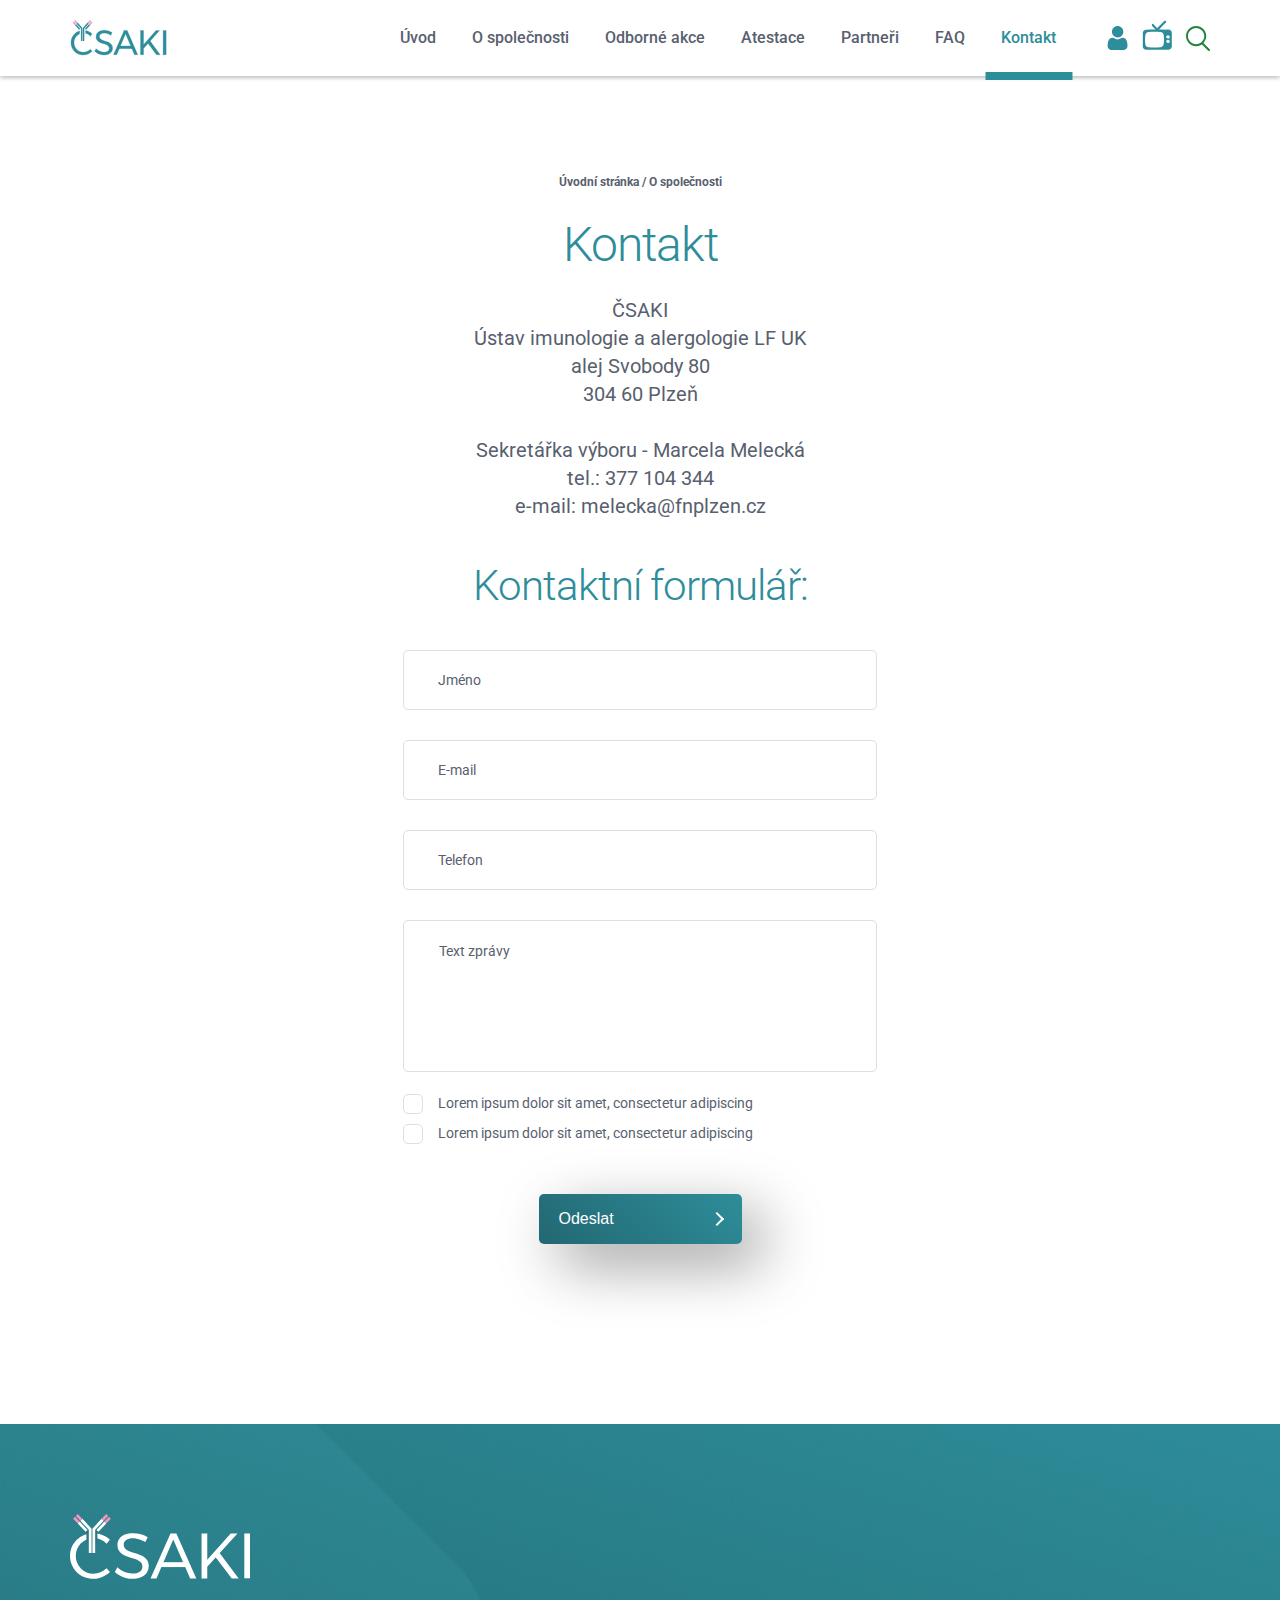
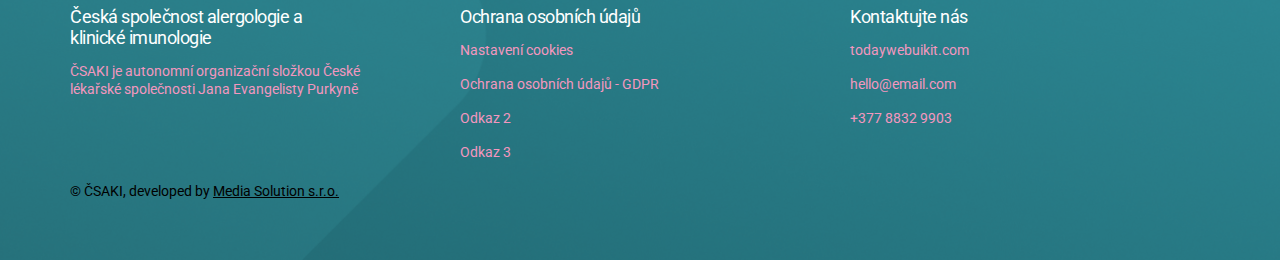
<file: contact.html>
<!DOCTYPE html>
<html lang="en">

<head>
    <meta charset="UTF-8" />
    <meta http-equiv="X-UA-Compatible" content="IE=edge" />
    <meta name="viewport" content="width=device-width, initial-scale=1.0" />
    <link rel="preconnect" href="https://fonts.googleapis.com">
    <link rel="preconnect" href="https://fonts.gstatic.com" crossorigin>
    <link
        href="https://fonts.googleapis.com/css2?family=Roboto:ital,wght@0,300;0,400;0,500;0,700;0,900;1,300;1,400;1,500;1,700&display=swap"
        rel="stylesheet">
    <link rel="stylesheet" href="css/main.css" />
    <title>KONTAKT</title>
</head>

<body>
    <!-- header start
    =========================================== -->
  <header class="header" id="header">
    <div class="auto__container">
      <div class="header__inner">
        <a href="index.html" class="header__inner-logo">
          <img src="./images/logo.svg" alt="" />
        </a>
        <div class="header__inner-side">
          <nav class="nav" id="menu">
            <ul class="nav__inner">
              <li>
                <a href="index.html" >
                  Úvod
                </a>
              </li>
              <li>
                <a href="company.html">
                  O společnosti
                </a>
              </li>
              <li>
                <a href="events.html">
                  Odborné akce
                </a>
              </li>
              <li class="dropdown">
                <a href="#">
                  Atestace
                </a>
                <div class="dropdown__menu">
                  <a href="#">
                    Lorem ipsum odkaz 1
                  </a>
                  <a href="#">
                    Lorem ipsum odkaz 1
                  </a>
                  <a href="#">
                    Lorem ipsum odkaz 1
                  </a>
                  <a href="#">
                    Lorem ipsum odkaz 1
                  </a>
                  <a href="#">
                    Lorem ipsum odkaz 1
                  </a>
                  <a href="#">
                    Lorem ipsum odkaz 1
                  </a>
                  <a href="#">
                    Lorem ipsum odkaz 1
                  </a>
                </div>
              </li>
              <li>
                <a href="#">
                  Partneři
                </a>
              </li>
              <li>
                <a href="#">
                  FAQ
                </a>
              </li>
              <li>
                <a href="contact.html" class="active">
                  Kontakt
                </a>
              </li>
            </ul>
          </nav>
          <div class="header__inner-buttons">
            <div class="user" id="userBtn">
              <img src="./images/icons/user.svg" alt="">
            </div>
            <div class="tv">
              <img src="./images/icons/tv.svg" alt="">
            </div>
            <div class="search" id="searchBtn">
              <img src="./images/icons/search.svg" alt="">
            </div>
            <div class="burger" id="menuBtn">
              <span></span>
            </div>
          </div>
        </div>
      </div>
    </div>
    <div class="searchMenu" id="searchMenu">
      <div class="auto__container">
        <form class="searchMenu__inner">
          <div class="input sm">
            <input type="search" placeholder="Napište hledaný výraz">
            <button type="submit">
              <img src="./images/icons/search.svg" alt="">
            </button>
          </div>
          <div class="searchMenu__close" id="searchClose">
            <img src="./images/icons/close.svg" alt="">
          </div>
        </form>
      </div>
    </div>
    <div class="userMenu" id="userMenu">
      <div class="auto__container">
        <div class="userMenu__inner">
          <h4>
            Přihlášení do členské sekce ČSAKI
          </h4>
          <div class="input big">
            <input type="text" value="Jméno@domena.cz">
            <span>
              Uživatelské jméno:
            </span>
          </div>
          <div class="input big">
            <input type="password" value="1234567890">
            <span>
              Heslo
            </span>
          </div>
          <p class="xsm">
            Pokud nemáte účet tak se <a href="registration.html">zaregistujte</a>
          </p>
          <button type="submit" class="button primary">
            <span>
              Přihlásit
            </span>
          </button>
          <p class="xsm">
            <a href="#">
              Zapomněli jste heslo?
            </a>
          </p>
    
        </div>
      </div>
    </div>
  </header>
    <!-- header end
    =========================================== -->
    <main class="main">
        <!-- contact start
    =========================================== -->
        <section class="contact">
            <div class="auto__container">
                <div class="contact__inner">
                    <div class="title">
                        <h6>
                            <a href="index.html">
                                Úvodní stránka
                            </a>
                            /
                            <span>
                                O společnosti
                            </span>
                        </h6>
                        <h1>
                            Kontakt
                        </h1>
                        <p>
                            ČSAKI <br>
                            Ústav imunologie a alergologie LF UK <br>
                            alej Svobody 80 <br>
                            304 60 Plzeň <br>
                            <br>
                            Sekretářka výboru - Marcela Melecká <br>
                            <a href="tel:377 104 344">
                                tel.: 377 104 344
                            </a>
                            <br>
                            <a href="mailto:melecka@fnplzen.cz">
                                e-mail: melecka@fnplzen.cz
                            </a>
                        </p>
                    </div>
                    <form action="" class="contact__inner-form">
                        <h2 class="sm">
                            Kontaktní formulář:
                        </h2>
                        <div class="input">
                            <input type="text">
                            <span>
                                Jméno
                            </span>
                        </div>
                        <div class="input">
                            <input type="email">
                            <span>
                                E-mail
                            </span>
                        </div>
                        <div class="input">
                            <input type="tel">
                            <span>
                                Telefon
                            </span>
                        </div>
                        <div class="input">
                            <textarea rows="6" placeholder="Text zprávy"></textarea>
                        </div>
                        <label class="check">
                            <div class="check__box">
                                <input type="checkbox">
                                <span></span>
                            </div>
                            <p class="xsm">
                                Lorem ipsum dolor sit amet, consectetur adipiscing
                            </p>
                        </label>
                        <label class="check">
                            <div class="check__box">
                                <input type="checkbox">
                                <span></span>
                            </div>
                            <p class="xsm">
                                Lorem ipsum dolor sit amet, consectetur adipiscing
                            </p>
                        </label>
                        <button type="submit" class="button primary">
                          <span>
                            Odeslat
                          </span>
                        </button>
                    </form>
                </div>
            </div>
        </section>
        <!-- contact end
    =========================================== -->
        <!-- footer start
    =========================================== -->
        <footer class="footer">
            <div class="footer__bg">
                <img src="./images/footer-bg.png" alt="">
            </div>
            <div class="auto__container">
                <div class="footer__inner">
                    <div class="footer__inner-logo">
                        <img src="./images/footer-logo.svg" alt="">
                    </div>
                    <div class="footer__inner-row">
                        <div class="footer__inner-col">
                            <h5 class="sm">
                                Česká společnost alergologie a klinické imunologie
                            </h5>
                            <p class="xsm">
                                ČSAKI je autonomní organizační složkou České lékařské společnosti Jana Evangelisty
                                Purkyně
                            </p>
                        </div>
                        <div class="footer__inner-col">
                            <h5 class="sm">
                                Ochrana osobních údajů
                            </h5>
                            <a href="#">
                                Nastavení cookies
                            </a>
                            <a href="#">
                                Ochrana osobních údajů - GDPR
                            </a>
                            <a href="#">
                                Odkaz 2
                            </a>
                            <a href="#">
                                Odkaz 3
                            </a>
                        </div>
                        <div class="footer__inner-col">
                            <h5 class="sm">
                                Kontaktujte nás
                            </h5>
                            <a href="#">
                                todaywebuikit.com
                            </a>
                            <a href="mailto:hello@email.com">
                                hello@email.com
                            </a>
                            <a href="tel:+377 8832 9903">
                                +377 8832 9903
                            </a>
                        </div>
                    </div>
                    <p class="xsm">
                        © ČSAKI, developed by <a href="#">Media Solution s.r.o.</a>
                    </p>
                </div>
            </div>
        </footer>
        <!-- footer end
    =========================================== -->
    <!-- Sprites
    =========================================== -->
    <!-- <svg>
      <use xlink:href="#voice"></use>
    </svg> -->
    <svg style="display: none">
        <symbol id="tv" viewBox="0 0 31 31">
            <g>
                <path fill-rule="evenodd" clip-rule="evenodd"
                    d="M28.6292 22.1035C28.6426 21.1048 27.8848 20.3175 26.8904 20.2967C25.8289 20.2747 25.0677 21.0054 25.051 22.0621C25.0353 23.0423 25.8339 23.8556 26.818 23.8618C27.7944 23.8679 28.6162 23.0702 28.6292 22.1035M28.6199 17.4714C28.6352 16.4665 27.8883 15.673 26.8964 15.6402C25.9033 15.6075 25.0401 16.4382 25.0407 17.4264C25.0413 18.3986 25.8396 19.2024 26.8214 19.2193C27.814 19.2365 28.6048 18.4678 28.6199 17.4714M12.9494 28.5117C14.912 28.4094 16.8781 28.3716 18.8306 28.1881C20.9442 27.9892 22.08 26.9425 22.4466 24.8645C22.9699 21.8973 22.9506 18.9014 22.4839 15.9333C22.1331 13.7029 21.2398 12.7714 18.9928 12.5071C15.0386 12.042 11.0525 12.0518 7.09922 12.4905C4.60799 12.7668 3.7601 13.6653 3.37638 16.1474C2.93863 18.9797 2.95016 21.847 3.39917 24.682C3.75728 26.9436 4.84409 27.962 7.13382 28.1899C9.06248 28.3821 11.0074 28.4106 12.9494 28.5117M14.1324 9.87578C13.318 9.04586 12.6184 8.33526 11.9216 7.62185C11.4377 7.12645 10.948 6.63641 10.4787 6.12732C9.97405 5.57976 9.96239 4.92562 10.422 4.45957C10.8339 4.0418 11.5465 4.03684 12.0337 4.53854C13.2477 5.78865 14.4256 7.07376 15.6674 8.39747C16.0057 8.07757 16.1786 7.92044 16.3446 7.7562C18.567 5.55536 20.7933 3.35815 23.0061 1.14753C23.3907 0.763274 23.805 0.575704 24.3286 0.750134C25.1109 1.01091 25.3175 1.95774 24.6977 2.59486C22.6261 4.72464 20.5375 6.83819 18.4449 8.94718C18.181 9.21305 17.8531 9.41537 17.5549 9.64718L17.6951 9.93772C18.1911 9.93772 18.6873 9.93625 19.1832 9.93799C21.8866 9.94751 24.5931 10.043 27.292 9.93839C29.1159 9.86773 30.8791 11.5324 30.8311 13.4664C30.715 18.1332 30.7439 22.8055 30.8237 27.4739C30.8474 28.8622 29.3565 30.6788 27.6763 30.673C19.7894 30.6461 11.9023 30.6694 4.01538 30.6575C2.28434 30.6548 0.832719 29.157 0.833121 27.437C0.834194 22.7004 0.8232 17.9638 0.8535 13.2275C0.865433 11.3695 2.28381 9.99376 4.14489 9.97419C7.18316 9.94201 10.2217 9.93853 13.2601 9.92029C13.4951 9.91882 13.7301 9.89696 14.1324 9.87578"
                    fill="currentColor" />
            </g>
        </symbol>
    </svg>
    <!-- js
    =========================================== -->
    <script src="./js/jquery.js"></script>
    <script src="./js/slick.min.js"></script>
    <script src="./js/main.js"></script>
</body>

</html>
</file>
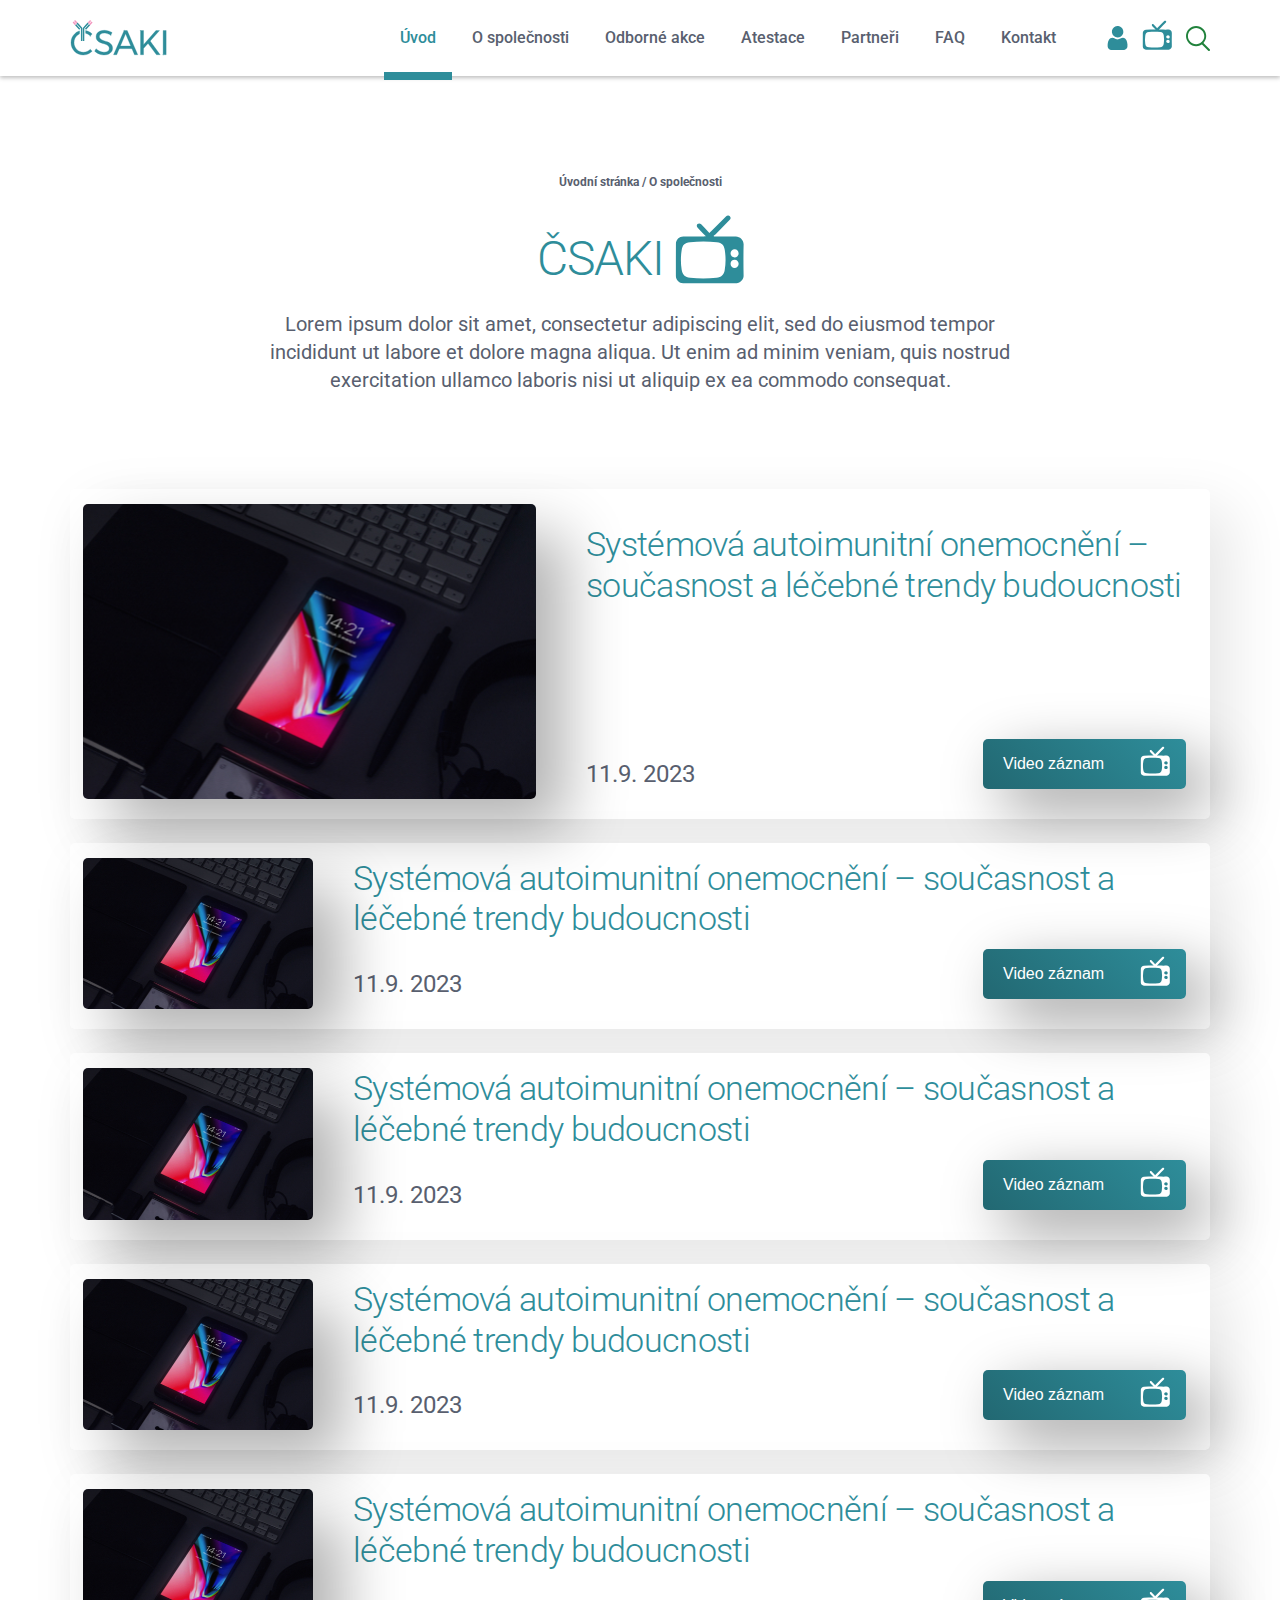
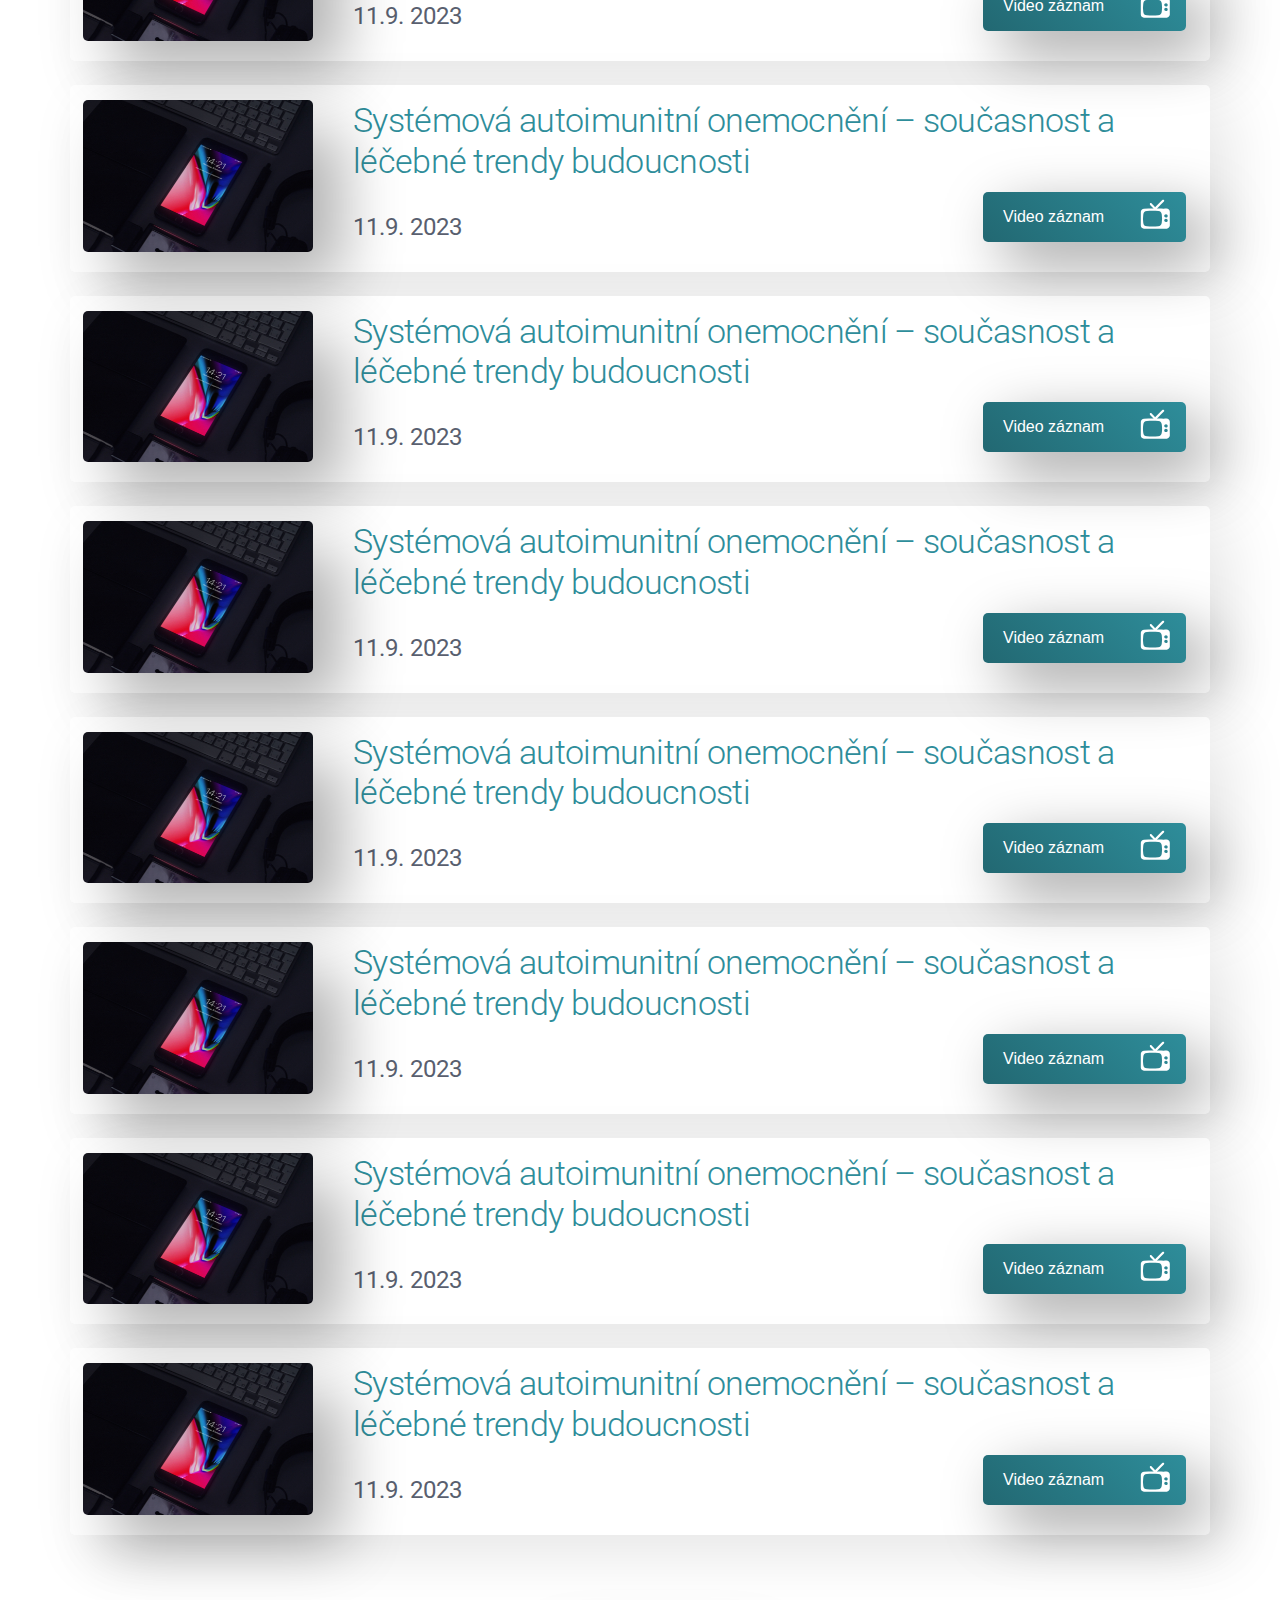
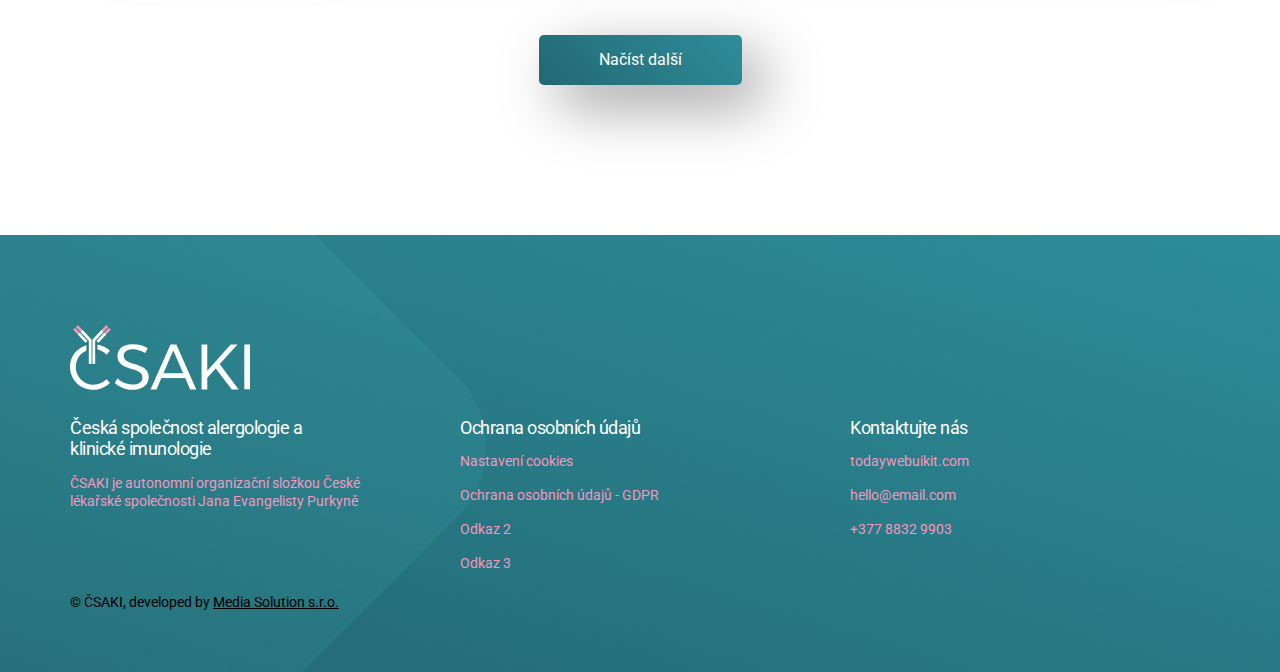
<file: tv.html>
<!DOCTYPE html>
<html lang="en">

<head>
    <meta charset="UTF-8" />
    <meta http-equiv="X-UA-Compatible" content="IE=edge" />
    <meta name="viewport" content="width=device-width, initial-scale=1.0" />
    <link rel="preconnect" href="https://fonts.googleapis.com">
    <link rel="preconnect" href="https://fonts.gstatic.com" crossorigin>
    <link
        href="https://fonts.googleapis.com/css2?family=Roboto:ital,wght@0,300;0,400;0,500;0,700;0,900;1,300;1,400;1,500;1,700&display=swap"
        rel="stylesheet">
    <link rel="stylesheet" href="css/main.css" />
    <title>ČSAKI tv</title>
</head>

<body>
    <!-- header start
    =========================================== -->
    <header class="header" id="header">
        <div class="auto__container">
            <div class="header__inner">
                <a href="index.html" class="header__inner-logo">
                    <img src="./images/logo.svg" alt="" />
                </a>
                <div class="header__inner-side">
                    <nav class="nav" id="menu">
                        <ul class="nav__inner">
                            <li>
                                <a href="index.html" class="active">
                                    Úvod
                                </a>
                            </li>
                            <li>
                                <a href="company.html">
                                    O společnosti
                                </a>
                            </li>
                            <li>
                                <a href="events.html">
                                    Odborné akce
                                </a>
                            </li>
                            <li class="dropdown">
                                <a href="#">
                                    Atestace
                                </a>
                                <div class="dropdown__menu">
                                    <a href="#">
                                        Lorem ipsum odkaz 1
                                    </a>
                                    <a href="#">
                                        Lorem ipsum odkaz 1
                                    </a>
                                    <a href="#">
                                        Lorem ipsum odkaz 1
                                    </a>
                                    <a href="#">
                                        Lorem ipsum odkaz 1
                                    </a>
                                    <a href="#">
                                        Lorem ipsum odkaz 1
                                    </a>
                                    <a href="#">
                                        Lorem ipsum odkaz 1
                                    </a>
                                    <a href="#">
                                        Lorem ipsum odkaz 1
                                    </a>
                                </div>
                            </li>
                            <li>
                                <a href="#">
                                    Partneři
                                </a>
                            </li>
                            <li>
                                <a href="#">
                                    FAQ
                                </a>
                            </li>
                            <li>
                                <a href="contact.html">
                                    Kontakt
                                </a>
                            </li>
                        </ul>
                    </nav>
                    <div class="header__inner-buttons">
                        <div class="user" id="userBtn">
                            <img src="./images/icons/user.svg" alt="">
                        </div>
                        <div class="tv">
                            <img src="./images/icons/tv.svg" alt="">
                        </div>
                        <div class="search" id="searchBtn">
                            <img src="./images/icons/search.svg" alt="">
                        </div>
                        <div class="burger" id="menuBtn">
                            <span></span>
                        </div>
                    </div>
                </div>
            </div>
        </div>
        <div class="searchMenu" id="searchMenu">
            <div class="auto__container">
                <form class="searchMenu__inner">
                    <div class="input sm">
                        <input type="search" placeholder="Napište hledaný výraz">
                        <button type="submit">
                            <img src="./images/icons/search.svg" alt="">
                        </button>
                    </div>
                    <div class="searchMenu__close" id="searchClose">
                        <img src="./images/icons/close.svg" alt="">
                    </div>
                </form>
            </div>
        </div>
        <div class="userMenu" id="userMenu">
            <div class="auto__container">
                <div class="userMenu__inner">
                    <h4>
                        Přihlášení do členské sekce ČSAKI
                    </h4>
                    <div class="input big">
                        <input type="text" value="Jméno@domena.cz">
                        <span>
                            Uživatelské jméno:
                        </span>
                    </div>
                    <div class="input big">
                        <input type="password" value="1234567890">
                        <span>
                            Heslo
                        </span>
                    </div>
                    <p class="xsm">
                        Pokud nemáte účet tak se <a href="registration.html">zaregistujte</a>
                    </p>
                    <button type="submit" class="button primary">
                        <span>
                            Přihlásit
                        </span>
                    </button>
                    <p class="xsm">
                        <a href="#">
                            Zapomněli jste heslo?
                        </a>
                    </p>

                </div>
            </div>
        </div>
    </header>
    <!-- header end
    =========================================== -->
    <main class="main">
        <!-- show start
    =========================================== -->
        <section class="show">
            <div class="auto__container">
                <div class="show__inner">
                    <div class="title">
                        <h6>
                            <a href="index.html">
                                Úvodní stránka
                            </a>
                            /
                            <span>
                                O společnosti
                            </span>
                        </h6>
                        <h1>
                            ČSAKI
                            <span>
                                <img src="./images/icons/tv.svg" alt="">
                            </span>
                        </h1>
                        <p>
                            Lorem ipsum dolor sit amet, consectetur adipiscing elit, sed do eiusmod tempor incididunt ut
                            labore et dolore magna aliqua. Ut enim ad minim veniam, quis nostrud exercitation ullamco
                            laboris nisi ut aliquip ex ea commodo consequat.
                        </p>
                    </div>
                    <div class="show__inner-content">
                        <a href="#" class="showItem big">
                            <div class="showItem__image">
                                <div class="showItem__image-inner">
                                    <img src="./images/about.png" alt="">
                                </div>
                            </div>
                            <div class="showItem__content">
                                <h3>
                                    Systémová autoimunitní onemocnění – současnost a léčebné trendy budoucnosti
                                </h3>
                                <div class="showItem__content-foot">
                                    <p class="lg">
                                        11.9. 2023
                                    </p>
                                    <button class="button primary base">
                                        <span>
                                            Video záznam
                                            <svg>
                                                <use xlink:href="#tv"></use>
                                            </svg>
                                        </span>
                                    </button>
                                </div>
                            </div>
                        </a>
                        <a href="#" class="showItem">
                            <div class="showItem__image">
                                <div class="showItem__image-inner">
                                    <img src="./images/about.png" alt="">
                                </div>
                            </div>
                            <div class="showItem__content">
                                <h3>
                                    Systémová autoimunitní onemocnění – současnost a léčebné trendy budoucnosti
                                </h3>
                                <div class="showItem__content-foot">
                                    <p class="lg">
                                        11.9. 2023
                                    </p>
                                    <button class="button primary base">
                                        <span>
                                            Video záznam
                                            <svg>
                                                <use xlink:href="#tv"></use>
                                            </svg>
                                        </span>

                                    </button>
                                </div>
                            </div>
                        </a>
                        <a href="#" class="showItem">
                            <div class="showItem__image">
                                <div class="showItem__image-inner">
                                    <img src="./images/about.png" alt="">
                                </div>
                            </div>
                            <div class="showItem__content">
                                <h3>
                                    Systémová autoimunitní onemocnění – současnost a léčebné trendy budoucnosti
                                </h3>
                                <div class="showItem__content-foot">
                                    <p class="lg">
                                        11.9. 2023
                                    </p>
                                    <button class="button primary base">
                                        <span>
                                            Video záznam
                                            <svg>
                                                <use xlink:href="#tv"></use>
                                            </svg>
                                        </span>

                                    </button>
                                </div>
                            </div>
                        </a>
                        <a href="#" class="showItem">
                            <div class="showItem__image">
                                <div class="showItem__image-inner">
                                    <img src="./images/about.png" alt="">
                                </div>
                            </div>
                            <div class="showItem__content">
                                <h3>
                                    Systémová autoimunitní onemocnění – současnost a léčebné trendy budoucnosti
                                </h3>
                                <div class="showItem__content-foot">
                                    <p class="lg">
                                        11.9. 2023
                                    </p>
                                    <button class="button primary base">
                                        <span>
                                            Video záznam
                                            <svg>
                                                <use xlink:href="#tv"></use>
                                            </svg>
                                        </span>

                                    </button>
                                </div>
                            </div>
                        </a>
                        <a href="#" class="showItem">
                            <div class="showItem__image">
                                <div class="showItem__image-inner">
                                    <img src="./images/about.png" alt="">
                                </div>
                            </div>
                            <div class="showItem__content">
                                <h3>
                                    Systémová autoimunitní onemocnění – současnost a léčebné trendy budoucnosti
                                </h3>
                                <div class="showItem__content-foot">
                                    <p class="lg">
                                        11.9. 2023
                                    </p>
                                    <button class="button primary base">
                                        <span>
                                            Video záznam
                                            <svg>
                                                <use xlink:href="#tv"></use>
                                            </svg>
                                        </span>

                                    </button>
                                </div>
                            </div>
                        </a>
                        <a href="#" class="showItem">
                            <div class="showItem__image">
                                <div class="showItem__image-inner">
                                    <img src="./images/about.png" alt="">
                                </div>
                            </div>
                            <div class="showItem__content">
                                <h3>
                                    Systémová autoimunitní onemocnění – současnost a léčebné trendy budoucnosti
                                </h3>
                                <div class="showItem__content-foot">
                                    <p class="lg">
                                        11.9. 2023
                                    </p>
                                    <button class="button primary base">
                                        <span>
                                            Video záznam
                                            <svg>
                                                <use xlink:href="#tv"></use>
                                            </svg>
                                        </span>

                                    </button>
                                </div>
                            </div>
                        </a>
                        <a href="#" class="showItem">
                            <div class="showItem__image">
                                <div class="showItem__image-inner">
                                    <img src="./images/about.png" alt="">
                                </div>
                            </div>
                            <div class="showItem__content">
                                <h3>
                                    Systémová autoimunitní onemocnění – současnost a léčebné trendy budoucnosti
                                </h3>
                                <div class="showItem__content-foot">
                                    <p class="lg">
                                        11.9. 2023
                                    </p>
                                    <button class="button primary base">
                                        <span>
                                            Video záznam
                                            <svg>
                                                <use xlink:href="#tv"></use>
                                            </svg>
                                        </span>

                                    </button>
                                </div>
                            </div>
                        </a>
                        <a href="#" class="showItem">
                            <div class="showItem__image">
                                <div class="showItem__image-inner">
                                    <img src="./images/about.png" alt="">
                                </div>
                            </div>
                            <div class="showItem__content">
                                <h3>
                                    Systémová autoimunitní onemocnění – současnost a léčebné trendy budoucnosti
                                </h3>
                                <div class="showItem__content-foot">
                                    <p class="lg">
                                        11.9. 2023
                                    </p>
                                    <button class="button primary base">
                                        <span>
                                            Video záznam
                                            <svg>
                                                <use xlink:href="#tv"></use>
                                            </svg>
                                        </span>

                                    </button>
                                </div>
                            </div>
                        </a>
                        <a href="#" class="showItem">
                            <div class="showItem__image">
                                <div class="showItem__image-inner">
                                    <img src="./images/about.png" alt="">
                                </div>
                            </div>
                            <div class="showItem__content">
                                <h3>
                                    Systémová autoimunitní onemocnění – současnost a léčebné trendy budoucnosti
                                </h3>
                                <div class="showItem__content-foot">
                                    <p class="lg">
                                        11.9. 2023
                                    </p>
                                    <button class="button primary base">
                                        <span>
                                            Video záznam
                                            <svg>
                                                <use xlink:href="#tv"></use>
                                            </svg>
                                        </span>

                                    </button>
                                </div>
                            </div>
                        </a>
                        <a href="#" class="showItem">
                            <div class="showItem__image">
                                <div class="showItem__image-inner">
                                    <img src="./images/about.png" alt="">
                                </div>
                            </div>
                            <div class="showItem__content">
                                <h3>
                                    Systémová autoimunitní onemocnění – současnost a léčebné trendy budoucnosti
                                </h3>
                                <div class="showItem__content-foot">
                                    <p class="lg">
                                        11.9. 2023
                                    </p>
                                    <button class="button primary base">
                                        <span>
                                            Video záznam
                                            <svg>
                                                <use xlink:href="#tv"></use>
                                            </svg>
                                        </span>

                                    </button>
                                </div>
                            </div>
                        </a>
                        <a href="#" class="showItem">
                            <div class="showItem__image">
                                <div class="showItem__image-inner">
                                    <img src="./images/about.png" alt="">
                                </div>
                            </div>
                            <div class="showItem__content">
                                <h3>
                                    Systémová autoimunitní onemocnění – současnost a léčebné trendy budoucnosti
                                </h3>
                                <div class="showItem__content-foot">
                                    <p class="lg">
                                        11.9. 2023
                                    </p>
                                    <button class="button primary base">
                                        <span>
                                            Video záznam
                                            <svg>
                                                <use xlink:href="#tv"></use>
                                            </svg>
                                        </span>

                                    </button>
                                </div>
                            </div>
                        </a>
                        <a href="#" class="showItem">
                            <div class="showItem__image">
                                <div class="showItem__image-inner">
                                    <img src="./images/about.png" alt="">
                                </div>
                            </div>
                            <div class="showItem__content">
                                <h3>
                                    Systémová autoimunitní onemocnění – současnost a léčebné trendy budoucnosti
                                </h3>
                                <div class="showItem__content-foot">
                                    <p class="lg">
                                        11.9. 2023
                                    </p>
                                    <button class="button primary base">
                                        <span>
                                            Video záznam
                                            <svg>
                                                <use xlink:href="#tv"></use>
                                            </svg>
                                        </span>

                                    </button>
                                </div>
                            </div>
                        </a>
                    </div>
                    <a href="#" class="button primary uniq">
                        <span>
                            Načíst další
                        </span>
                    </a>
                </div>
            </div>
        </section>
        <!-- show end
    =========================================== -->
        <!-- footer start
    =========================================== -->
        <footer class="footer">
            <div class="footer__bg">
                <img src="./images/footer-bg.png" alt="">
            </div>
            <div class="auto__container">
                <div class="footer__inner">
                    <div class="footer__inner-logo">
                        <img src="./images/footer-logo.svg" alt="">
                    </div>
                    <div class="footer__inner-row">
                        <div class="footer__inner-col">
                            <h5 class="sm">
                                Česká společnost alergologie a klinické imunologie
                            </h5>
                            <p class="xsm">
                                ČSAKI je autonomní organizační složkou České lékařské společnosti Jana Evangelisty
                                Purkyně
                            </p>
                        </div>
                        <div class="footer__inner-col">
                            <h5 class="sm">
                                Ochrana osobních údajů
                            </h5>
                            <a href="#">
                                Nastavení cookies
                            </a>
                            <a href="#">
                                Ochrana osobních údajů - GDPR
                            </a>
                            <a href="#">
                                Odkaz 2
                            </a>
                            <a href="#">
                                Odkaz 3
                            </a>
                        </div>
                        <div class="footer__inner-col">
                            <h5 class="sm">
                                Kontaktujte nás
                            </h5>
                            <a href="#">
                                todaywebuikit.com
                            </a>
                            <a href="mailto:hello@email.com">
                                hello@email.com
                            </a>
                            <a href="tel:+377 8832 9903">
                                +377 8832 9903
                            </a>
                        </div>
                    </div>
                    <p class="xsm">
                        © ČSAKI, developed by <a href="#">Media Solution s.r.o.</a>
                    </p>
                </div>
            </div>
        </footer>
        <!-- footer end
    =========================================== -->
    </main>

    <!-- Sprites
    =========================================== -->
    <!-- <svg>
      <use xlink:href="#voice"></use>
    </svg> -->
    <svg style="display: none">
        <symbol id="tv" viewBox="0 0 31 31">
            <g>
                <path fill-rule="evenodd" clip-rule="evenodd"
                    d="M28.6292 22.1035C28.6426 21.1048 27.8848 20.3175 26.8904 20.2967C25.8289 20.2747 25.0677 21.0054 25.051 22.0621C25.0353 23.0423 25.8339 23.8556 26.818 23.8618C27.7944 23.8679 28.6162 23.0702 28.6292 22.1035M28.6199 17.4714C28.6352 16.4665 27.8883 15.673 26.8964 15.6402C25.9033 15.6075 25.0401 16.4382 25.0407 17.4264C25.0413 18.3986 25.8396 19.2024 26.8214 19.2193C27.814 19.2365 28.6048 18.4678 28.6199 17.4714M12.9494 28.5117C14.912 28.4094 16.8781 28.3716 18.8306 28.1881C20.9442 27.9892 22.08 26.9425 22.4466 24.8645C22.9699 21.8973 22.9506 18.9014 22.4839 15.9333C22.1331 13.7029 21.2398 12.7714 18.9928 12.5071C15.0386 12.042 11.0525 12.0518 7.09922 12.4905C4.60799 12.7668 3.7601 13.6653 3.37638 16.1474C2.93863 18.9797 2.95016 21.847 3.39917 24.682C3.75728 26.9436 4.84409 27.962 7.13382 28.1899C9.06248 28.3821 11.0074 28.4106 12.9494 28.5117M14.1324 9.87578C13.318 9.04586 12.6184 8.33526 11.9216 7.62185C11.4377 7.12645 10.948 6.63641 10.4787 6.12732C9.97405 5.57976 9.96239 4.92562 10.422 4.45957C10.8339 4.0418 11.5465 4.03684 12.0337 4.53854C13.2477 5.78865 14.4256 7.07376 15.6674 8.39747C16.0057 8.07757 16.1786 7.92044 16.3446 7.7562C18.567 5.55536 20.7933 3.35815 23.0061 1.14753C23.3907 0.763274 23.805 0.575704 24.3286 0.750134C25.1109 1.01091 25.3175 1.95774 24.6977 2.59486C22.6261 4.72464 20.5375 6.83819 18.4449 8.94718C18.181 9.21305 17.8531 9.41537 17.5549 9.64718L17.6951 9.93772C18.1911 9.93772 18.6873 9.93625 19.1832 9.93799C21.8866 9.94751 24.5931 10.043 27.292 9.93839C29.1159 9.86773 30.8791 11.5324 30.8311 13.4664C30.715 18.1332 30.7439 22.8055 30.8237 27.4739C30.8474 28.8622 29.3565 30.6788 27.6763 30.673C19.7894 30.6461 11.9023 30.6694 4.01538 30.6575C2.28434 30.6548 0.832719 29.157 0.833121 27.437C0.834194 22.7004 0.8232 17.9638 0.8535 13.2275C0.865433 11.3695 2.28381 9.99376 4.14489 9.97419C7.18316 9.94201 10.2217 9.93853 13.2601 9.92029C13.4951 9.91882 13.7301 9.89696 14.1324 9.87578"
                    fill="currentColor" />
            </g>
        </symbol>
    </svg>
    <!-- js
    =========================================== -->
    <script src="./js/jquery.js"></script>
    <script src="./js/slick.min.js"></script>
    <script src="./js/main.js"></script>
</body>

</html>
</file>
<file: css/main.css>
@charset "UTF-8";
html, body {
  scroll-behavior: smooth;
}

*,
*::before,
*::after {
  margin: 0;
  padding: 0;
  border: none;
  outline: none;
  -webkit-box-sizing: border-box;
          box-sizing: border-box;
}

button {
  outline: none;
}

button:focus {
  outline: none;
}

input::-webkit-outer-spin-button,
input::-webkit-inner-spin-button {
  -webkit-appearance: none;
  margin: 0;
}

/* width */
::-webkit-scrollbar {
  width: 8px;
}

/* Track */
::-webkit-scrollbar-track {
  background: #fff;
}

/* Handle */
::-webkit-scrollbar-thumb {
  background: rgba(0, 0, 0, 0.2);
  border-radius: 10px;
}

/* Handle on hover */
::-webkit-scrollbar-thumb:hover {
  background: rgba(0, 0, 0, 0.3);
}

/*** 
====================================================================
Global Settings
====================================================================
   ***/
body {
  font-family: "Roboto", sans-serif;
  font-size: 20px;
  color: #595F6F;
  line-height: 140%;
  font-weight: 400;
  background: #fff;
}
body.active {
  overflow: hidden;
}

a {
  text-decoration: none;
  opacity: 1;
  color: #595F6F;
  -webkit-transition: 0.3s ease;
  transition: 0.3s ease;
  cursor: pointer;
}
a:hover {
  opacity: 0.88;
}

ul li {
  list-style: none;
}

.auto__container {
  position: relative;
  max-width: 1220px;
  margin: 0 auto;
  padding: 0 40px;
}

h1,
h2 {
  font-weight: 300;
  font-size: 48px;
  line-height: 130%;
  letter-spacing: -1px;
  color: #2E8D9A;
}
h1.sm,
h2.sm {
  font-weight: 300;
  font-size: 42px;
  line-height: 146%;
  color: #2E8D9A;
}

h3 {
  font-weight: 300;
  font-size: 34px;
  line-height: 120%;
  letter-spacing: -0.7px;
  color: #2E8D9A;
}
h3.big {
  font-size: 38px;
  line-height: 120%;
  letter-spacing: -1px;
}

h4 {
  font-weight: 300;
  font-size: 28px;
  letter-spacing: -0.6px;
}

h5 {
  font-weight: 400;
  font-size: 24px;
  line-height: 116%;
  letter-spacing: -0.7px;
  color: #2E8D9A;
}
h5.sm {
  font-weight: 400;
  font-size: 18px;
  line-height: 116%;
  letter-spacing: -0.5px;
}

h6 {
  font-weight: 400;
  font-size: 12px;
  line-height: 116%;
  color: #595f6f;
}

p.em {
  font-style: italic;
  font-size: 28px;
  line-height: 128%;
}
p.lg {
  font-size: 24px;
  line-height: 116%;
}
p.sm {
  font-size: 18px;
  line-height: 116%;
  letter-spacing: -0.5px;
}
p.xsm {
  font-size: 14px;
  line-height: 128%;
}

.main {
  overflow: hidden;
  padding-top: 76px;
}

.button {
  display: -webkit-box;
  display: -ms-flexbox;
  display: flex;
  -webkit-box-pack: start;
      -ms-flex-pack: start;
          justify-content: flex-start;
  -webkit-box-align: center;
      -ms-flex-align: center;
          align-items: center;
  font-size: 16px;
  line-height: 100%;
  padding: 17px 50px 17px 20px;
  position: relative;
  border-radius: 5px;
  max-width: 203px;
  cursor: pointer;
  -webkit-box-shadow: 20px 20px 60px rgba(0, 0, 0, 0.4);
          box-shadow: 20px 20px 60px rgba(0, 0, 0, 0.4);
}
.button::after {
  position: absolute;
  top: 0;
  left: 0;
  width: 100%;
  height: 100%;
  background: #000;
  -webkit-transition: 0.3s ease;
  transition: 0.3s ease;
  content: "";
  opacity: 0;
  z-index: 2;
  border-radius: 5px;
}
.button::before {
  position: absolute;
  top: 50%;
  right: 20px;
  width: 10px;
  height: 10px;
  border-top: 2px solid #fff;
  border-right: 2px solid #fff;
  content: "";
  -webkit-transform: translateY(-50%) rotate(45deg);
          transform: translateY(-50%) rotate(45deg);
  z-index: 4;
}
.button.base::before {
  display: none;
}
.button.uniq {
  padding: 17px 20px;
  -webkit-box-pack: center;
      -ms-flex-pack: center;
          justify-content: center;
  max-width: 130px;
}
.button.uniq::before {
  display: none;
}
.button.primary {
  color: #fff;
  background: linear-gradient(225deg, #2e8d9a 0%, #226872 100%);
  position: relative;
}
.button.primary:hover {
  opacity: 1;
}
.button.primary:hover::before {
  border-color: #fff;
}
.button.primary:hover::after {
  opacity: 1;
}
.button.light {
  color: #2E8D9A;
  background-color: #fff;
}
.button.light::before {
  border-color: #2E8D9A;
}
.button.light:hover {
  opacity: 1;
  color: #fff;
}
.button.light:hover::before {
  border-color: #fff;
}
.button.light:hover::after {
  opacity: 1;
}
.button.dark {
  background: #000;
  color: #fff;
}
.button svg {
  position: absolute;
  top: 7px;
  right: 16px;
  width: 30px;
  height: 30px;
  color: #fff;
}
.button span {
  position: static;
  z-index: 3;
}

.user {
  width: 21px;
  display: -webkit-box;
  display: -ms-flexbox;
  display: flex;
  -webkit-box-pack: center;
      -ms-flex-pack: center;
          justify-content: center;
  -webkit-box-align: center;
      -ms-flex-align: center;
          align-items: center;
  position: relative;
  cursor: pointer;
}
.user.active {
  color: #2E8D9A;
}
.user.active::before {
  opacity: 1;
}
.user:hover {
  opacity: 1;
  color: #2E8D9A;
}
.user:hover::before {
  opacity: 1;
}
.user::before {
  position: absolute;
  bottom: 0;
  left: 50%;
  width: 148%;
  height: 8px;
  background-color: #2E8D9A;
  content: "";
  -webkit-transform: translate(-50%, 50%);
          transform: translate(-50%, 50%);
  -webkit-transition: 0.3s ease;
  transition: 0.3s ease;
  opacity: 0;
}
.userMenu {
  position: absolute;
  top: 100%;
  left: 0;
  width: 100%;
  padding: 0;
  background-color: #2E8D9A;
  color: #fff;
  max-height: 0;
  opacity: 0;
  -webkit-transition: 0.6s ease;
  transition: 0.6s ease;
  overflow: hidden;
  z-index: 9;
}
.userMenu.active {
  padding: 30px 0;
  opacity: 1;
  max-height: 500px;
}
.userMenu__inner {
  display: -webkit-box;
  display: -ms-flexbox;
  display: flex;
  -webkit-box-orient: vertical;
  -webkit-box-direction: normal;
      -ms-flex-direction: column;
          flex-direction: column;
  -webkit-box-align: center;
      -ms-flex-align: center;
          align-items: center;
  text-align: center;
  max-width: 474px;
  margin: 0 auto;
}
.userMenu__inner h4 {
  color: #fff;
  margin-bottom: 18px;
}
.userMenu__inner p {
  margin: 5px 0 18px;
  position: relative;
  z-index: 2;
}
.userMenu__inner p:last-child {
  margin: 0;
}
.userMenu__inner p a {
  color: #fff;
  text-decoration: underline;
}
.userMenu__inner p a:hover {
  opacity: 1;
  color: #F397BF;
}
.userMenu__inner .input {
  width: 100%;
  margin-bottom: 13px;
}
.userMenu__inner .button {
  width: 100%;
  margin-bottom: 13px;
  position: relative;
  z-index: 1;
}
.userMenu__close {
  position: absolute;
  top: 50%;
  left: calc(100% + 90px);
  display: -webkit-box;
  display: -ms-flexbox;
  display: flex;
  -webkit-box-pack: center;
      -ms-flex-pack: center;
          justify-content: center;
  -webkit-box-align: center;
      -ms-flex-align: center;
          align-items: center;
  width: 24px;
  height: 24px;
  -webkit-transform: translateY(-50%);
          transform: translateY(-50%);
  cursor: pointer;
  -webkit-transition: 0.3s ease;
  transition: 0.3s ease;
}
.userMenu__close:hover {
  opacity: 0.7;
}
.userMenu__close img {
  width: 100%;
}
.user img {
  width: 100%;
}

.tv {
  width: 30px;
  display: -webkit-box;
  display: -ms-flexbox;
  display: flex;
  -webkit-box-pack: center;
      -ms-flex-pack: center;
          justify-content: center;
  -webkit-box-align: center;
      -ms-flex-align: center;
          align-items: center;
  margin: 0 14px;
  cursor: pointer;
  position: relative;
}
.tv.active {
  color: #2E8D9A;
}
.tv.active::before {
  opacity: 1;
}
.tv:hover {
  opacity: 1;
  color: #2E8D9A;
}
.tv:hover::before {
  opacity: 1;
}
.tv::before {
  position: absolute;
  bottom: 0;
  left: 50%;
  width: 148%;
  height: 8px;
  background-color: #2E8D9A;
  content: "";
  -webkit-transform: translate(-50%, 50%);
          transform: translate(-50%, 50%);
  -webkit-transition: 0.3s ease;
  transition: 0.3s ease;
  opacity: 0;
}
.tv img {
  width: 100%;
  margin-bottom: 6px;
}

.search {
  width: 24px;
  display: -webkit-box;
  display: -ms-flexbox;
  display: flex;
  -webkit-box-pack: center;
      -ms-flex-pack: center;
          justify-content: center;
  -webkit-box-align: center;
      -ms-flex-align: center;
          align-items: center;
  cursor: pointer;
  position: relative;
}
.search.active {
  color: #2E8D9A;
}
.search.active::before {
  opacity: 1;
}
.search:hover {
  opacity: 1;
  color: #2E8D9A;
}
.search:hover::before {
  opacity: 1;
}
.search::before {
  position: absolute;
  bottom: 0;
  left: 50%;
  width: 148%;
  height: 8px;
  background-color: #2E8D9A;
  content: "";
  -webkit-transform: translate(-50%, 50%);
          transform: translate(-50%, 50%);
  -webkit-transition: 0.3s ease;
  transition: 0.3s ease;
  opacity: 0;
}
.searchMenu {
  position: absolute;
  top: 100%;
  left: 0;
  width: 100%;
  padding: 0 95px;
  background-color: #2E8D9A;
  max-height: 0;
  opacity: 0;
  -webkit-transition: 0.4s ease;
  transition: 0.4s ease;
  overflow: hidden;
  z-index: 10;
}
.searchMenu.active {
  padding: 34px 95px;
  opacity: 1;
  max-height: 200px;
}
.searchMenu__inner {
  position: relative;
}
.searchMenu__close {
  position: absolute;
  top: 50%;
  left: calc(100% + 90px);
  display: -webkit-box;
  display: -ms-flexbox;
  display: flex;
  -webkit-box-pack: center;
      -ms-flex-pack: center;
          justify-content: center;
  -webkit-box-align: center;
      -ms-flex-align: center;
          align-items: center;
  width: 24px;
  height: 24px;
  -webkit-transform: translateY(-50%);
          transform: translateY(-50%);
  cursor: pointer;
  -webkit-transition: 0.3s ease;
  transition: 0.3s ease;
}
.searchMenu__close:hover {
  opacity: 0.7;
}
.searchMenu__close img {
  width: 100%;
}
.search img {
  width: 100%;
}

.mouse {
  width: 26px;
  height: 45px;
  border: 2px solid #fff;
  border-radius: 12px;
  overflow: hidden;
  position: relative;
  cursor: pointer;
}
.mouse::before {
  content: "";
  width: 4px;
  height: 10px;
  position: absolute;
  top: 0;
  left: 50%;
  -webkit-transform: translateX(-50%);
          transform: translateX(-50%);
  background-color: #fff;
  border-radius: 2px;
  opacity: 1;
  -webkit-animation: wheel 2s infinite;
          animation: wheel 2s infinite;
}
.mouse__wrapper {
  position: absolute;
  bottom: 50px;
  left: 50%;
  -webkit-transform: translateX(-50%);
          transform: translateX(-50%);
}
.mouse__wrapper::after {
  position: absolute;
  top: calc(100% + 11px);
  left: 50%;
  width: 12px;
  height: 12px;
  border-top: 2px solid #fff;
  border-right: 2px solid #fff;
  content: "";
  -webkit-transform: translateX(-50%) rotate(135deg);
          transform: translateX(-50%) rotate(135deg);
}

.title {
  text-align: center;
  width: 100%;
  max-width: 752px;
  margin: 0 auto;
  display: -webkit-box;
  display: -ms-flexbox;
  display: flex;
  -webkit-box-orient: vertical;
  -webkit-box-direction: normal;
      -ms-flex-direction: column;
          flex-direction: column;
  -webkit-box-align: center;
      -ms-flex-align: center;
          align-items: center;
}
.title h6 {
  margin-bottom: 24px;
  font-weight: 700;
}
.title h6 a:hover {
  opacity: 1;
  color: #2E8D9A;
}
.title h1,
.title h2 {
  margin-bottom: 20px;
  display: -webkit-box;
  display: -ms-flexbox;
  display: flex;
  -webkit-box-align: end;
      -ms-flex-align: end;
          align-items: flex-end;
}
.title h1 span,
.title h2 span {
  width: 70px;
  display: -webkit-box;
  display: -ms-flexbox;
  display: flex;
  -webkit-box-pack: center;
      -ms-flex-pack: center;
          justify-content: center;
  -webkit-box-align: center;
      -ms-flex-align: center;
          align-items: center;
  margin: 0 0 6px 10px;
}
.title h1 span img,
.title h2 span img {
  width: 100%;
}
.title p {
  margin-bottom: 56px;
}
.title p:last-child {
  margin: 0;
}
.title p a:hover {
  opacity: 1;
  color: #2E8D9A;
}

.input {
  display: -webkit-box;
  display: -ms-flexbox;
  display: flex;
  position: relative;
}
.input.select::before {
  position: absolute;
  top: 50%;
  right: 20px;
  width: 10px;
  height: 10px;
  border-top: 2px solid #595F6F;
  border-right: 2px solid #595F6F;
  content: "";
  -webkit-transform: translateY(-50%) rotate(135deg);
          transform: translateY(-50%) rotate(135deg);
}
.input.big input {
  padding-left: 182px;
}
.input.sm input {
  padding: 21px 35px;
}
.input input {
  width: 100%;
  height: 100%;
  font-size: 14px;
  line-height: 18px;
  font-weight: 400;
  font-family: "Roboto", sans-serif;
  color: #2E8D9A;
  padding: 21px 35px 21px 142px;
  border: 1px solid #dddfe7;
  border-radius: 5px;
  background-color: #fff;
  -webkit-transition: 0.3s ease;
  transition: 0.3s ease;
}
.input input::-webkit-input-placeholder {
  color: #595F6F;
}
.input input::-moz-placeholder {
  color: #595F6F;
}
.input input:-ms-input-placeholder {
  color: #595F6F;
}
.input input::-ms-input-placeholder {
  color: #595F6F;
}
.input input::placeholder {
  color: #595F6F;
}
.input input:focus {
  -webkit-box-shadow: 0px 10px 20px rgba(0, 0, 0, 0.1);
          box-shadow: 0px 10px 20px rgba(0, 0, 0, 0.1);
  border-color: transparent;
}
.input input:focus::-webkit-input-placeholder {
  color: #2E8D9A;
}
.input input:focus::-moz-placeholder {
  color: #2E8D9A;
}
.input input:focus:-ms-input-placeholder {
  color: #2E8D9A;
}
.input input:focus::-ms-input-placeholder {
  color: #2E8D9A;
}
.input input:focus::placeholder {
  color: #2E8D9A;
}
.input input:focus ~ span {
  color: #2E8D9A;
}
.input textarea {
  width: 100%;
  height: 100%;
  font-size: 14px;
  line-height: 18px;
  font-weight: 400;
  font-family: "Roboto", sans-serif;
  color: #2E8D9A;
  padding: 21px 35px;
  border: 1px solid #dddfe7;
  border-radius: 5px;
  background-color: #fff;
  -webkit-transition: 0.3s ease;
  transition: 0.3s ease;
  resize: unset;
}
.input textarea::-webkit-input-placeholder {
  color: #595F6F;
}
.input textarea::-moz-placeholder {
  color: #595F6F;
}
.input textarea:-ms-input-placeholder {
  color: #595F6F;
}
.input textarea::-ms-input-placeholder {
  color: #595F6F;
}
.input textarea::placeholder {
  color: #595F6F;
}
.input textarea:focus {
  -webkit-box-shadow: 0px 10px 20px rgba(0, 0, 0, 0.1);
          box-shadow: 0px 10px 20px rgba(0, 0, 0, 0.1);
  border-color: transparent;
}
.input textarea:focus::-webkit-input-placeholder {
  color: #2E8D9A;
}
.input textarea:focus::-moz-placeholder {
  color: #2E8D9A;
}
.input textarea:focus:-ms-input-placeholder {
  color: #2E8D9A;
}
.input textarea:focus::-ms-input-placeholder {
  color: #2E8D9A;
}
.input textarea:focus::placeholder {
  color: #2E8D9A;
}
.input span {
  font-size: 14px;
  line-height: 18px;
  font-weight: 400;
  color: #595F6F;
  -webkit-transition: 0.3s ease;
  transition: 0.3s ease;
  position: absolute;
  top: 50%;
  left: 35px;
  -webkit-transform: translateY(-50%);
          transform: translateY(-50%);
  pointer-events: none;
}
.input select {
  width: 100%;
  height: 100%;
  font-size: 14px;
  line-height: 18px;
  font-weight: 400;
  font-family: "Roboto", sans-serif;
  color: #595F6F;
  padding: 21px 35px;
  border: 1px solid #dddfe7;
  border-radius: 5px;
  background-color: #fff;
  -webkit-transition: 0.3s ease;
  transition: 0.3s ease;
  -webkit-appearance: none;
  cursor: pointer;
}
.input button {
  display: -webkit-box;
  display: -ms-flexbox;
  display: flex;
  -webkit-box-pack: center;
      -ms-flex-pack: center;
          justify-content: center;
  -webkit-box-align: center;
      -ms-flex-align: center;
          align-items: center;
  width: 24px;
  height: 24px;
  position: absolute;
  top: 50%;
  right: 18px;
  -webkit-transform: translateY(-50%);
          transform: translateY(-50%);
  background-color: transparent;
  cursor: pointer;
  -webkit-transition: 0.3s ease;
  transition: 0.3s ease;
}
.input button:hover {
  opacity: 0.7;
}
.input button img {
  width: 100%;
}

.check {
  display: -webkit-box;
  display: -ms-flexbox;
  display: flex;
  -webkit-box-align: center;
      -ms-flex-align: center;
          align-items: center;
}
.check__box {
  width: 20px;
  height: 20px;
  position: relative;
  margin-right: 15px;
}
.check__box input {
  position: absolute;
  top: 0;
  left: 0;
  width: 100%;
  height: 100%;
  opacity: 0;
  z-index: 2;
}
.check__box input:checked ~ span {
  border-color: #2E8D9A;
}
.check__box input:checked ~ span::before {
  opacity: 1;
}
.check__box span {
  position: absolute;
  top: 0;
  left: 0;
  width: 100%;
  height: 100%;
  border-radius: 5px;
  border: 1px solid #dddfe7;
  z-index: 1;
  -webkit-transition: 0.3s ease;
  transition: 0.3s ease;
}
.check__box span::before {
  position: absolute;
  top: 50%;
  left: 50%;
  width: 12px;
  height: 6px;
  border-top: 2px solid #2E8D9A;
  border-right: 2px solid #2E8D9A;
  content: "";
  -webkit-transform: translate(-50%, -60%) rotate(135deg);
          transform: translate(-50%, -60%) rotate(135deg);
  -webkit-transition: 0.3s ease;
  transition: 0.3s ease;
  opacity: 0;
}
.check p {
  width: calc(100% - 35px);
}

.video {
  width: 100%;
  background-color: #fff;
  background: #d8d8d8;
  -webkit-box-shadow: 30px 30px 60px rgba(0, 0, 0, 0.3);
          box-shadow: 30px 30px 60px rgba(0, 0, 0, 0.3);
  border-radius: 5px;
  padding-bottom: 66%;
  position: relative;
}
.video video,
.video iframe {
  position: absolute;
  top: 0;
  left: 0;
  width: 100%;
  height: 100%;
  object-fit: cover;
  -o-object-fit: cover;
}

.modal {
  position: fixed;
  top: 0;
  left: 0;
  width: 100%;
  height: 100%;
  display: none;
  padding: 40px 20px;
  background-color: rgba(0, 0, 0, 0.2);
  z-index: 999;
  overflow-y: auto;
}
.modal.active {
  display: -webkit-box;
  display: -ms-flexbox;
  display: flex;
}
.modal__inner {
  width: 100%;
  max-width: 1140px;
  margin: auto;
  -webkit-box-shadow: 20px 20px 60px rgba(0, 0, 0, 0.1);
          box-shadow: 20px 20px 60px rgba(0, 0, 0, 0.1);
  background-color: #fff;
  padding: 18px;
  border-radius: 5px;
}

@-webkit-keyframes wheel {
  to {
    opacity: 0;
    top: 30px;
  }
}

@keyframes wheel {
  to {
    opacity: 0;
    top: 30px;
  }
}
.anchor {
  position: relative;
  top: -50px;
}

.header {
  position: absolute;
  top: 0;
  left: 0;
  width: 100%;
  z-index: 10;
  -webkit-box-shadow: 0px 2px 4px rgba(0, 0, 0, 0.25);
          box-shadow: 0px 2px 4px rgba(0, 0, 0, 0.25);
  background-color: #fff;
}
.header.sticky {
  position: fixed;
  top: 0;
  left: 0;
  width: 100%;
  -webkit-animation-name: sticky;
          animation-name: sticky;
  -webkit-animation-duration: 0.4s;
          animation-duration: 0.4s;
}
.header__inner {
  display: -webkit-box;
  display: -ms-flexbox;
  display: flex;
  -webkit-box-pack: justify;
      -ms-flex-pack: justify;
          justify-content: space-between;
  -webkit-box-align: center;
      -ms-flex-align: center;
          align-items: center;
}
.header__inner-side {
  display: -webkit-box;
  display: -ms-flexbox;
  display: flex;
}
.header__inner-buttons {
  display: -webkit-box;
  display: -ms-flexbox;
  display: flex;
  margin-left: 20px;
}
.header__inner-logo {
  display: -webkit-box;
  display: -ms-flexbox;
  display: flex;
  -webkit-box-pack: center;
      -ms-flex-pack: center;
          justify-content: center;
  -webkit-box-align: center;
      -ms-flex-align: center;
          align-items: center;
  width: 97px;
}
.header__inner-logo img {
  width: 100%;
}

@-webkit-keyframes sticky {
  0% {
    top: -60px;
    opacity: 0;
  }
  100% {
    top: 0;
    opacity: 1;
  }
}

@keyframes sticky {
  0% {
    top: -60px;
    opacity: 0;
  }
  100% {
    top: 0;
    opacity: 1;
  }
}
.nav__inner {
  display: -webkit-box;
  display: -ms-flexbox;
  display: flex;
  -webkit-box-align: center;
      -ms-flex-align: center;
          align-items: center;
}
.nav__inner li {
  display: -webkit-box;
  display: -ms-flexbox;
  display: flex;
  -webkit-box-pack: center;
      -ms-flex-pack: center;
          justify-content: center;
  -webkit-box-align: center;
      -ms-flex-align: center;
          align-items: center;
  margin-right: 26px;
}
.nav__inner li:hover > a {
  color: #2E8D9A;
}
.nav__inner li:hover > a::before {
  opacity: 1;
}
.nav__inner li a {
  font-size: 16px;
  line-height: 100%;
  font-weight: 500;
  color: #595F6F;
  position: relative;
  padding: 30px 5px;
  z-index: 6;
}
.nav__inner li a::before {
  position: absolute;
  bottom: 0;
  left: 50%;
  width: calc(100% + 22px);
  height: 8px;
  background-color: #2E8D9A;
  content: "";
  -webkit-transform: translate(-50%, 50%);
          transform: translate(-50%, 50%);
  -webkit-transition: 0.3s ease;
  transition: 0.3s ease;
  opacity: 0;
  z-index: 5;
}
.nav__inner li a.active {
  opacity: 1;
  color: #2E8D9A;
}
.nav__inner li a.active::before {
  opacity: 1;
}
.nav__inner .dropdown {
  position: relative;
}
.nav__inner .dropdown:hover .dropdown__menu {
  max-height: 300px;
  opacity: 1;
  padding: 24px 24px 32px;
}
.nav__inner .dropdown__menu {
  position: absolute;
  top: 100%;
  left: 50%;
  width: 100%;
  min-width: 247px;
  background-color: #fff;
  padding: 0 24px;
  opacity: 0;
  overflow: hidden;
  max-height: 0;
  -webkit-transition: 0.4s ease;
  transition: 0.4s ease;
  -webkit-transform: translateX(-50%);
          transform: translateX(-50%);
  display: -webkit-box;
  display: -ms-flexbox;
  display: flex;
  -webkit-box-orient: vertical;
  -webkit-box-direction: normal;
      -ms-flex-direction: column;
          flex-direction: column;
  -webkit-box-align: center;
      -ms-flex-align: center;
          align-items: center;
  z-index: 2;
  -webkit-box-shadow: 0px 2px 4px rgba(0, 0, 0, 0.25);
          box-shadow: 0px 2px 4px rgba(0, 0, 0, 0.25);
}
.nav__inner .dropdown__menu a {
  margin-bottom: 12px;
  padding: 0;
  text-align: center;
}
.nav__inner .dropdown__menu a:hover {
  color: #2E8D9A;
  opacity: 1;
}
.nav__inner .dropdown__menu a::before {
  display: none;
}
.nav__inner .dropdown__menu a:last-child {
  margin: 0;
}

.burger {
  display: none;
}

.footer {
  position: relative;
  padding: 90px 0 60px;
  background-color: #2E8D9A;
  color: #fff;
}
.footer__bg {
  position: absolute;
  top: 0;
  left: 0;
  width: 100%;
  height: 100%;
  display: -webkit-box;
  display: -ms-flexbox;
  display: flex;
  -webkit-box-pack: center;
      -ms-flex-pack: center;
          justify-content: center;
  -webkit-box-align: center;
      -ms-flex-align: center;
          align-items: center;
  pointer-events: none;
}
.footer__bg img {
  width: 100%;
  height: 100%;
  object-fit: cover;
  -o-object-fit: cover;
}
.footer__inner-logo {
  width: 180px;
  display: -webkit-box;
  display: -ms-flexbox;
  display: flex;
  -webkit-box-pack: center;
      -ms-flex-pack: center;
          justify-content: center;
  -webkit-box-align: center;
      -ms-flex-align: center;
          align-items: center;
  margin-bottom: 28px;
}
.footer__inner-logo img {
  width: 100%;
}
.footer__inner-row {
  display: -webkit-box;
  display: -ms-flexbox;
  display: flex;
  -webkit-box-pack: justify;
      -ms-flex-pack: justify;
          justify-content: space-between;
  margin-bottom: 24px;
}
.footer__inner-col {
  width: calc(33.3% - 10px);
  max-width: 360px;
  display: -webkit-box;
  display: -ms-flexbox;
  display: flex;
  -webkit-box-orient: vertical;
  -webkit-box-direction: normal;
      -ms-flex-direction: column;
          flex-direction: column;
  -webkit-box-align: start;
      -ms-flex-align: start;
          align-items: flex-start;
}
.footer__inner-col p {
  color: #F397BF;
  max-width: 310px;
}
.footer__inner-col a {
  font-size: 14px;
  line-height: 100%;
  margin-bottom: 20px;
  color: #F397BF;
}
.footer__inner-col a:hover {
  opacity: 1;
  color: #fff;
  text-decoration: underline;
}
.footer__inner-col a:last-child {
  margin: 0;
}
.footer__inner > p {
  color: #000;
}
.footer__inner > p a {
  color: #000;
  text-decoration: underline;
}
.footer__inner > p a:hover {
  opacity: 1;
  color: #fff;
}
.footer__inner h5 {
  font-weight: 400;
  color: #fff;
  margin-bottom: 15px;
  max-width: 240px;
}

.faq {
  padding-bottom: 155px;
}
.faq__inner-title {
  margin-bottom: 70px;
}
.faq__inner-title.center {
  text-align: center;
  margin-bottom: 42px;
}
.faq__inner-row {
  display: -webkit-box;
  display: -ms-flexbox;
  display: flex;
  -webkit-box-pack: justify;
      -ms-flex-pack: justify;
          justify-content: space-between;
  margin-bottom: 70px;
}
.faq__inner-col {
  width: calc(50% - 15px);
  max-width: 520px;
}
.faq__inner .button {
  width: 100%;
  margin: 0 auto;
}
.faqItem {
  padding-left: 90px;
  position: relative;
  margin-bottom: 28px;
  cursor: pointer;
}
.faqItem:hover .faqItem__icon {
  background-color: #F397BF;
}
.faqItem:hover a {
  color: #F397BF;
  opacity: 1;
}
.faqItem:last-child {
  margin: 0;
}
.faqItem__icon {
  position: absolute;
  top: 0;
  left: 0;
  width: 66px;
  height: 66px;
  background-color: #2E8D9A;
  border-radius: 50%;
  -webkit-box-shadow: 20px 20px 60px rgba(0, 0, 0, 0.4);
          box-shadow: 20px 20px 60px rgba(0, 0, 0, 0.4);
  -webkit-transition: 0.3s ease;
  transition: 0.3s ease;
}
.faqItem__icon::before {
  position: absolute;
  top: 50%;
  left: 50%;
  width: 12px;
  height: 12px;
  border-top: 2px solid #fff;
  border-right: 2px solid #fff;
  content: "";
  -webkit-transform: translate(-65%, -50%) rotate(45deg);
          transform: translate(-65%, -50%) rotate(45deg);
  opacity: 1;
}
.faqItem__content {
  padding-top: 10px;
}
.faqItem h5 {
  margin-bottom: 24px;
  height: 56px;
  display: -webkit-box;
  -webkit-line-clamp: 2;
  -webkit-box-orient: vertical;
  overflow: hidden;
  text-overflow: ellipsis;
  line-height: 28px;
}
.faqItem h5 a {
  font-size: inherit;
  line-height: inherit;
  text-decoration: underline;
  color: #2E8D9A;
}
.faqItem p {
  min-height: 146px;
  display: -webkit-box;
  -webkit-line-clamp: 5;
  -webkit-box-orient: vertical;
  overflow: hidden;
  text-overflow: ellipsis;
}
.faqItem p.sm {
  line-height: 156%;
}

.show {
  padding: 100px 0 150px;
}
.show__inner-content {
  margin-bottom: 100px;
}
.show__inner .title {
  margin-bottom: 95px;
}
.show__inner > .button {
  width: 100%;
  max-width: 203px;
  margin: 0 auto;
}
.showItem {
  padding: 15px 24px 20px 13px;
  background-color: #fff;
  -webkit-box-shadow: 20px 20px 60px rgba(0, 0, 0, 0.1);
          box-shadow: 20px 20px 60px rgba(0, 0, 0, 0.1);
  border-radius: 5px;
  display: -webkit-box;
  display: -ms-flexbox;
  display: flex;
  -webkit-box-pack: justify;
      -ms-flex-pack: justify;
          justify-content: space-between;
  margin-bottom: 24px;
}
.showItem:hover {
  opacity: 1;
}
.showItem:hover img {
  -webkit-transform: scale(1.05);
          transform: scale(1.05);
}
.showItem:last-child {
  margin: 0;
}
.showItem.big .showItem__image {
  width: calc(42% - 10px);
  max-width: 458px;
}
.showItem.big .showItem__content {
  width: calc(58% - 10px);
  max-width: 600px;
  padding: 20px 0 10px;
}
.showItem__image {
  width: calc(22% - 10px);
  max-width: 230px;
  display: -webkit-box;
  display: -ms-flexbox;
  display: flex;
}
.showItem__image-inner {
  height: 100%;
  width: 100%;
  padding-bottom: 65%;
  position: relative;
  -webkit-box-shadow: 30px 30px 60px rgba(0, 0, 0, 0.3);
          box-shadow: 30px 30px 60px rgba(0, 0, 0, 0.3);
  border-radius: 5px;
  overflow: hidden;
}
.showItem__image-inner img {
  position: absolute;
  top: 0;
  left: 0;
  width: 100%;
  height: 100%;
  object-fit: cover;
  -o-object-fit: cover;
  -webkit-transition: 0.3s ease;
  transition: 0.3s ease;
}
.showItem__content {
  width: calc(78% - 10px);
  max-width: 833px;
  display: -webkit-box;
  display: -ms-flexbox;
  display: flex;
  -webkit-box-orient: vertical;
  -webkit-box-direction: normal;
      -ms-flex-direction: column;
          flex-direction: column;
  -webkit-box-pack: justify;
      -ms-flex-pack: justify;
          justify-content: space-between;
  padding-bottom: 10px;
}
.showItem__content-foot {
  display: -webkit-box;
  display: -ms-flexbox;
  display: flex;
  -webkit-box-pack: justify;
      -ms-flex-pack: justify;
          justify-content: space-between;
  -webkit-box-align: end;
      -ms-flex-align: end;
          align-items: flex-end;
}
.showItem h3 {
  margin-bottom: 10px;
}
.showItem .button {
  width: 100%;
}

.contact {
  padding: 100px 0 180px;
}
.contact__inner-form {
  max-width: 474px;
  margin: 0 auto;
}
.contact__inner-form h2 {
  margin-bottom: 33px;
  text-align: center;
}
.contact__inner-form .button {
  width: 100%;
  margin: 50px auto 0;
}
.contact__inner-top {
  border-bottom: 2px solid #595f6f;
  padding-bottom: 80px;
  margin-bottom: 80px;
}
.contact__inner-top .title {
  margin-bottom: 30px;
}
.contact__inner-top .title h1 {
  margin: 0;
}
.contact__inner-info {
  text-align: center;
  margin-bottom: 40px;
}
.contact__inner-login {
  max-width: 474px;
  margin: 0 auto;
}
.contact__inner-login h4 {
  text-align: center;
  margin-bottom: 18px;
  color: #2E8D9A;
}
.contact__inner-login p {
  text-align: center;
}
.contact__inner-login p a {
  text-decoration: underline;
}
.contact__inner-login p a:hover {
  opacity: 1;
  color: #2E8D9A;
}
.contact__inner-login .button {
  width: 100%;
  margin: 18px auto 0;
}
.contact__inner .title {
  margin-bottom: 35px;
}
.contact__inner .input {
  margin-bottom: 30px;
}
.contact__inner .input.big {
  margin-bottom: 13px;
}
.contact__inner .input:last-of-type {
  margin-bottom: 22px;
}
.contact__inner .check {
  margin-bottom: 10px;
}
.contact__inner .check:last-of-type {
  margin: 0;
}

.hero {
  position: relative;
}
.hero__bg {
  position: absolute;
  top: 0;
  left: 0;
  width: 100%;
  height: 100%;
  display: -webkit-box;
  display: -ms-flexbox;
  display: flex;
  -webkit-box-pack: center;
      -ms-flex-pack: center;
          justify-content: center;
  -webkit-box-align: center;
      -ms-flex-align: center;
          align-items: center;
  pointer-events: none;
}
.hero__bg img {
  width: 100%;
  height: 100%;
  object-fit: cover;
  -o-object-fit: cover;
}
.hero__inner {
  min-height: calc(100vh - 76px);
  padding: 130px 0 160px;
  display: -webkit-box;
  display: -ms-flexbox;
  display: flex;
  -webkit-box-orient: vertical;
  -webkit-box-direction: normal;
      -ms-flex-direction: column;
          flex-direction: column;
  -webkit-box-pack: end;
      -ms-flex-pack: end;
          justify-content: flex-end;
}
.hero__inner-content {
  text-align: center;
  max-width: 750px;
  margin: 0 auto;
  color: #fff;
}
.hero__inner h1 {
  margin-bottom: 20px;
  color: #fff;
}

.info {
  padding: 100px 0;
}
.info__inner-top {
  margin-bottom: 50px;
  text-align: center;
}
.info__inner-top h2 {
  margin-bottom: 20px;
}
.info__inner-top p {
  max-width: 555px;
  margin: 0 auto;
}
.info__inner-row {
  display: -webkit-box;
  display: -ms-flexbox;
  display: flex;
  -webkit-box-align: center;
      -ms-flex-align: center;
          align-items: center;
  -webkit-box-pack: justify;
      -ms-flex-pack: justify;
          justify-content: space-between;
  margin-bottom: 34px;
}
.info__inner-content {
  width: calc(65% - 10px);
  max-width: 750px;
  display: -webkit-box;
  display: -ms-flexbox;
  display: flex;
  -webkit-box-orient: vertical;
  -webkit-box-direction: normal;
      -ms-flex-direction: column;
          flex-direction: column;
  padding: 15px 15px 30px 15px;
  -webkit-box-shadow: 20px 20px 60px rgba(0, 0, 0, 0.1);
          box-shadow: 20px 20px 60px rgba(0, 0, 0, 0.1);
  border-radius: 5px;
  cursor: pointer;
}
.info__inner-content:hover {
  opacity: 1;
}
.info__inner-content:hover img {
  -webkit-transform: scale(1.05);
          transform: scale(1.05);
}
.info__inner-content:hover span {
  color: #2E8D9A;
}
.info__inner-content h6 {
  margin-bottom: 10px;
}
.info__inner-content p {
  margin-bottom: 13px;
}
.info__inner-content span {
  margin: 0 0 0 auto;
  font-weight: 700;
  font-size: 12px;
  line-height: 14px;
  color: #595f6f;
  text-align: right;
  text-transform: uppercase;
}
.info__inner-side {
  width: calc(35% - 10px);
  max-width: 360px;
}
.info__inner-image {
  width: 100%;
  padding-bottom: 70%;
  position: relative;
  background: -webkit-gradient(linear, left top, left bottom, from(#123075), to(#092056));
  background: linear-gradient(180deg, #123075 0%, #092056 100%);
  -webkit-box-shadow: 10px 10px 30px rgba(0, 0, 0, 0.3);
          box-shadow: 10px 10px 30px rgba(0, 0, 0, 0.3);
  border-radius: 5px;
  overflow: hidden;
  margin-bottom: 30px;
}
.info__inner-image img {
  position: absolute;
  top: 0;
  left: 0;
  width: 100%;
  height: 100%;
  object-fit: cover;
  -o-object-fit: cover;
  -webkit-transition: 0.3s ease;
  transition: 0.3s ease;
}
.info__inner .title {
  margin-bottom: 130px;
}
.info__inner h3 {
  margin-bottom: 8px;
}
.info__inner .button {
  width: 100%;
}
.info__inner > .button {
  width: 100%;
  margin: 0 0 0 auto;
}
.infoItem {
  -webkit-box-shadow: 20px 20px 60px rgba(0, 0, 0, 0.1);
          box-shadow: 20px 20px 60px rgba(0, 0, 0, 0.1);
  border-radius: 5px;
  background-color: #fff;
  margin-bottom: 30px;
  padding: 30px;
  display: -webkit-box;
  display: -ms-flexbox;
  display: flex;
  -webkit-box-orient: vertical;
  -webkit-box-direction: normal;
      -ms-flex-direction: column;
          flex-direction: column;
  cursor: pointer;
}
.infoItem:hover {
  opacity: 1;
}
.infoItem:hover span {
  color: #2E8D9A;
}
.infoItem:last-child {
  margin: 0;
}
.infoItem h6 {
  margin-bottom: 10px;
}
.infoItem h5 {
  margin-bottom: 10px;
  display: -webkit-box;
  -webkit-line-clamp: 2;
  -webkit-box-orient: vertical;
  overflow: hidden;
  text-overflow: ellipsis;
}
.infoItem p {
  margin-bottom: 30px;
  display: -webkit-box;
  -webkit-line-clamp: 3;
  -webkit-box-orient: vertical;
  overflow: hidden;
  text-overflow: ellipsis;
}
.infoItem span {
  margin: 0 0 0 auto;
  font-weight: 700;
  font-size: 12px;
  line-height: 14px;
  color: #595f6f;
  text-align: right;
  text-transform: uppercase;
}

.action {
  background-color: #2E8D9A;
  padding: 64px 0 86px;
}
.action__inner-content {
  display: -webkit-box;
  display: -ms-flexbox;
  display: flex;
  -webkit-box-pack: justify;
      -ms-flex-pack: justify;
          justify-content: space-between;
  -webkit-box-align: end;
      -ms-flex-align: end;
          align-items: flex-end;
  margin-bottom: 30px;
}
.action__inner-title {
  max-width: 555px;
  color: #fff;
}
.action__inner-row {
  display: -webkit-box;
  display: -ms-flexbox;
  display: flex;
  -webkit-box-pack: justify;
      -ms-flex-pack: justify;
          justify-content: space-between;
}
.action__inner h2 {
  margin-bottom: 20px;
  color: #fff;
}
.action__inner .button {
  width: 50%;
  margin-bottom: 24px;
}
.actionItem {
  width: calc(33.3% - 10px);
  max-width: 360px;
  background-color: #fff;
  -webkit-box-shadow: 20px 20px 60px rgba(0, 0, 0, 0.1);
          box-shadow: 20px 20px 60px rgba(0, 0, 0, 0.1);
  border-radius: 5px;
  position: relative;
  padding: 77px 20px 18px;
  min-height: 360px;
  display: -webkit-box;
  display: -ms-flexbox;
  display: flex;
  -webkit-box-orient: vertical;
  -webkit-box-direction: normal;
      -ms-flex-direction: column;
          flex-direction: column;
  -webkit-box-pack: justify;
      -ms-flex-pack: justify;
          justify-content: space-between;
  cursor: pointer;
}
.actionItem__events {
  position: absolute;
  top: 20px;
  left: 0;
  width: 100%;
  background-color: #2E8D9A;
  color: #fff;
  text-transform: uppercase;
  padding: 5px 10px;
  max-width: 136px;
  text-align: center;
}
.actionItem__content {
  max-width: 300px;
  margin: 0 auto 20px;
  min-height: 170px;
}
.actionItem__content p {
  margin-bottom: 10px;
  color: #595F6F;
}
.actionItem__foot {
  display: -webkit-box;
  display: -ms-flexbox;
  display: flex;
  -webkit-box-align: center;
      -ms-flex-align: center;
          align-items: center;
  -webkit-box-pack: justify;
      -ms-flex-pack: justify;
          justify-content: space-between;
}
.actionItem__foot-location {
  display: -webkit-box;
  display: -ms-flexbox;
  display: flex;
  -webkit-box-align: center;
      -ms-flex-align: center;
          align-items: center;
}
.actionItem__foot-location span {
  width: 40px;
  height: 40px;
  display: -webkit-box;
  display: -ms-flexbox;
  display: flex;
  -webkit-box-pack: center;
      -ms-flex-pack: center;
          justify-content: center;
  -webkit-box-align: center;
      -ms-flex-align: center;
          align-items: center;
  margin-right: 8px;
}
.actionItem__foot-location span img {
  width: 100%;
}
.actionItem__foot-location p {
  color: #000;
}
.actionItem__foot-link {
  display: -webkit-box;
  display: -ms-flexbox;
  display: flex;
  -webkit-box-align: center;
      -ms-flex-align: center;
          align-items: center;
}
.actionItem__foot-link span {
  width: 8px;
  height: 14px;
  display: -webkit-box;
  display: -ms-flexbox;
  display: flex;
  -webkit-box-pack: center;
      -ms-flex-pack: center;
          justify-content: center;
  -webkit-box-align: center;
      -ms-flex-align: center;
          align-items: center;
  margin-left: 16px;
}
.actionItem__foot-link span img {
  width: 100%;
}
.actionItem__foot-link h6 {
  color: #595F6F;
  font-weight: 700;
  text-transform: uppercase;
  margin-top: 4px;
}

.partner {
  padding: 130px 0 0;
}
.partner__inner-title {
  margin-bottom: 56px;
  text-align: center;
}
.partner__inner-row {
  display: -webkit-box;
  display: -ms-flexbox;
  display: flex;
  -webkit-box-pack: justify;
      -ms-flex-pack: justify;
          justify-content: space-between;
  margin-bottom: 124px;
}
.partner__inner .slick-track {
  display: -webkit-box !important;
  display: -ms-flexbox !important;
  display: flex !important;
  -webkit-box-align: stretch;
      -ms-flex-align: stretch;
          align-items: stretch;
}
.partner__inner .slick-slide {
  height: unset !important;
}
.partner__inner .slick-arrow {
  width: 66px;
  height: 66px;
  border-radius: 50%;
  background-color: #F397BF;
  -webkit-box-shadow: 20px 20px 60px rgba(0, 0, 0, 0.4);
          box-shadow: 20px 20px 60px rgba(0, 0, 0, 0.4);
  position: absolute;
  z-index: 3;
  -webkit-transition: 0.3s ease;
  transition: 0.3s ease;
}
.partner__inner .slick-arrow:hover {
  background-color: #2E8D9A;
}
.partner__inner .slick-arrow:focus {
  background-color: #2E8D9A;
}
.partner__inner .slick-arrow::before {
  position: absolute;
  top: 50%;
  left: 50%;
  width: 12px;
  height: 12px;
  border-top: 2px solid #fff;
  border-right: 2px solid #fff;
  content: "";
  -webkit-transform: translate(-30%, -50%) rotate(-135deg);
          transform: translate(-30%, -50%) rotate(-135deg);
  opacity: 1;
}
.partner__inner .slick-prev {
  left: 0;
  -webkit-transform: translate(-50%, -50%);
          transform: translate(-50%, -50%);
}
.partner__inner .slick-next {
  right: 0;
  -webkit-transform: translate(50%, -50%);
          transform: translate(50%, -50%);
}
.partner__inner .slick-next::before {
  -webkit-transform: translate(-70%, -50%) rotate(45deg);
          transform: translate(-70%, -50%) rotate(45deg);
}
.partnerLogo {
  width: calc(16.6% - 15px);
  max-width: 140px;
  background: #dddfe7;
  display: -webkit-box;
  display: -ms-flexbox;
  display: flex;
  -webkit-box-pack: center;
      -ms-flex-pack: center;
          justify-content: center;
  -webkit-box-align: center;
      -ms-flex-align: center;
          align-items: center;
}
.partnerLogo__inner {
  position: relative;
  padding-bottom: 100%;
  width: 100%;
  height: 100%;
}
.partnerLogo__inner img {
  position: absolute;
  top: 0;
  left: 0;
  width: 100%;
  height: 100%;
  object-fit: cover;
  -o-object-fit: cover;
}
.partnerItem {
  background-color: #2E8D9A;
}
.partnerItem__inner {
  padding-bottom: 27%;
  position: relative;
}
.partnerItem__inner img {
  position: absolute;
  top: 0;
  left: 0;
  width: 100%;
  height: 100%;
  object-fit: cover;
  -o-object-fit: cover;
}

.about {
  padding: 180px 0;
}
.about.sm {
  padding: 0;
}
.about__inner {
  display: -webkit-box;
  display: -ms-flexbox;
  display: flex;
  -webkit-box-pack: justify;
      -ms-flex-pack: justify;
          justify-content: space-between;
}
.about__inner-content {
  width: calc(52% - 30px);
  max-width: 555px;
}
.about__inner-image {
  position: relative;
  width: 100%;
  padding-bottom: 100%;
  background: #d8d8d8;
  -webkit-box-shadow: 30px 30px 60px rgba(0, 0, 0, 0.3);
          box-shadow: 30px 30px 60px rgba(0, 0, 0, 0.3);
  border-radius: 5px;
  overflow: hidden;
}
.about__inner-image-wrapper {
  width: calc(48% - 30px);
  max-width: 458px;
}
.about__inner-image img {
  position: absolute;
  top: 0;
  left: 0;
  width: 100%;
  height: 100%;
  object-fit: cover;
  -o-object-fit: cover;
}
.about__inner h2 {
  line-height: 116%;
  margin-bottom: 36px;
}
.about__inner p {
  margin-bottom: 50px;
  letter-spacing: -0.5px;
  line-height: 128%;
}

.company {
  padding: 100px 0;
}
.company__inner-image {
  position: relative;
  width: 100%;
  padding-bottom: 57%;
  background: -webkit-gradient(linear, left top, left bottom, from(#123075), to(#092056));
  background: linear-gradient(180deg, #123075 0%, #092056 100%);
  -webkit-box-shadow: 10px 10px 30px rgba(0, 0, 0, 0.3);
          box-shadow: 10px 10px 30px rgba(0, 0, 0, 0.3);
  border-radius: 5px;
  overflow: hidden;
}
.company__inner-image img {
  position: absolute;
  top: 0;
  left: 0;
  width: 100%;
  height: 100%;
  object-fit: cover;
  -o-object-fit: cover;
}
.company__inner-content {
  margin: 100px 0;
}
.company__inner-content h2 {
  margin-bottom: 18px;
}
.company__inner-content p {
  margin-bottom: 38px;
}
.company__inner-content p:last-child {
  margin: 0;
}
.company__inner-row {
  display: -webkit-box;
  display: -ms-flexbox;
  display: flex;
  -webkit-box-pack: justify;
      -ms-flex-pack: justify;
          justify-content: space-between;
  margin-bottom: 56px;
}
.company__inner-col {
  width: calc(50% - 15px);
  max-width: 534px;
}
.company__inner-bottom {
  display: -webkit-box;
  display: -ms-flexbox;
  display: flex;
  -webkit-box-orient: vertical;
  -webkit-box-direction: normal;
      -ms-flex-direction: column;
          flex-direction: column;
}
.company__inner h3 {
  margin-bottom: 16px;
}
.company__inner .title {
  margin-bottom: 45px;
}
.company__inner .button {
  width: 100%;
  margin: 0 0 0 auto;
}

.benefit {
  padding: 155px 0 130px;
}
.benefit__inner-title {
  margin-bottom: 38px;
}
.benefit__inner-row {
  display: -webkit-box;
  display: -ms-flexbox;
  display: flex;
  -webkit-box-pack: justify;
      -ms-flex-pack: justify;
          justify-content: space-between;
}
.benefitItem {
  width: calc(33.3% - 10px);
  max-width: 360px;
  padding: 35px 30px 28px;
  background-color: #fff;
  -webkit-box-shadow: 20px 20px 60px rgba(0, 0, 0, 0.1);
          box-shadow: 20px 20px 60px rgba(0, 0, 0, 0.1);
  border-radius: 5px;
  display: -webkit-box;
  display: -ms-flexbox;
  display: flex;
  -webkit-box-orient: vertical;
  -webkit-box-direction: normal;
      -ms-flex-direction: column;
          flex-direction: column;
  -webkit-box-pack: justify;
      -ms-flex-pack: justify;
          justify-content: space-between;
  cursor: pointer;
}
.benefitItem h5 {
  margin-bottom: 24px;
  display: -webkit-box;
  -webkit-line-clamp: 3;
  -webkit-box-orient: vertical;
  overflow: hidden;
  text-overflow: ellipsis;
}
.benefitItem p {
  display: -webkit-box;
  -webkit-line-clamp: 5;
  -webkit-box-orient: vertical;
  overflow: hidden;
  text-overflow: ellipsis;
  margin-bottom: 24px;
}
.benefitItem p.sm {
  line-height: 155%;
}
.benefitItem h6 {
  margin: 0 0 0 auto;
  display: -webkit-box;
  display: -ms-flexbox;
  display: flex;
  -webkit-box-align: center;
      -ms-flex-align: center;
          align-items: center;
  font-weight: 700;
  text-transform: uppercase;
}
.benefitItem h6 span {
  width: 7px;
  height: 14px;
  display: -webkit-box;
  display: -ms-flexbox;
  display: flex;
  -webkit-box-pack: center;
      -ms-flex-pack: center;
          justify-content: center;
  -webkit-box-align: center;
      -ms-flex-align: center;
          align-items: center;
  margin-left: 16px;
}
.benefitItem h6 span img {
  width: 100%;
}

.program {
  padding: 100px 0 85px;
}
.program__inner-content {
  max-width: 752px;
  margin: 0 auto;
}
.program__inner-content h2 {
  margin-bottom: 18px;
}
.program__inner .title {
  margin-bottom: 55px;
}

.events {
  padding: 100px 0 60px;
}
.events__inner-tabs {
  width: 100%;
  max-width: 660px;
  margin: 0 auto 80px;
  display: -webkit-box;
  display: -ms-flexbox;
  display: flex;
  -webkit-box-pack: justify;
      -ms-flex-pack: justify;
          justify-content: space-between;
  -webkit-box-align: center;
      -ms-flex-align: center;
          align-items: center;
}
.events__inner-btn {
  width: calc(33.3% - 6px);
  max-width: 203px;
  position: relative;
}
.events__inner-btn input {
  position: absolute;
  top: 0;
  left: 0;
  width: 100%;
  height: 100%;
  opacity: 0;
  z-index: 4;
  cursor: pointer;
  -webkit-transition: 0.3s ease;
  transition: 0.3s ease;
}
.events__inner-btn input:checked ~ .button {
  color: #fff;
  background: linear-gradient(225deg, #2e8d9a 0%, #226872 100%);
}
.events__inner-btn input:hover ~ .button {
  opacity: 1;
  color: #fff;
}
.events__inner-btn input:hover ~ .button::after {
  opacity: 1;
}
.events__inner-btn .button {
  width: 100%;
  max-width: unset;
  background-color: #fff;
  color: #2E8D9A;
}
.events__inner-btn .button:after {
  background: linear-gradient(225deg, #2e8d9a 0%, #226872 100%);
}
.events__inner .title {
  margin-bottom: 40px;
}
.eventsBody {
  display: none;
}
.eventsBody.active {
  display: block;
}
.eventsBody__row {
  display: -webkit-box;
  display: -ms-flexbox;
  display: flex;
  -webkit-box-pack: justify;
      -ms-flex-pack: justify;
          justify-content: space-between;
  -webkit-box-align: center;
      -ms-flex-align: center;
          align-items: center;
  padding: 24px 30px;
}
.eventsBody__row h5 {
  font-weight: 700;
  text-transform: uppercase;
  color: #595F6F;
}
.eventsBody__row a {
  text-decoration: underline;
}
.eventsItem {
  padding: 26px 30px;
  background-color: #fff;
  -webkit-box-shadow: 20px 20px 60px rgba(0, 0, 0, 0.1);
          box-shadow: 20px 20px 60px rgba(0, 0, 0, 0.1);
  border-radius: 5px;
  position: relative;
  margin-bottom: 30px;
}
.eventsItem:last-child {
  margin: 0;
}
.eventsItem__trigger {
  position: absolute;
  top: calc(100% - 60px);
  right: 14px;
  -webkit-transition: 0.3s ease;
  transition: 0.3s ease;
  cursor: pointer;
  padding: 10px;
  display: -webkit-box;
  display: -ms-flexbox;
  display: flex;
  -webkit-box-align: center;
      -ms-flex-align: center;
          align-items: center;
}
.eventsItem__trigger.active {
  top: 20px;
}
.eventsItem__trigger.active b {
  opacity: 1;
}
.eventsItem__trigger.active span {
  opacity: 0;
}
.eventsItem__trigger h6 {
  text-transform: uppercase;
  font-weight: 700;
  padding-right: 30px;
  position: relative;
  color: #595F6F;
}
.eventsItem__trigger h6::before {
  position: absolute;
  top: 50%;
  right: 0;
  width: 10px;
  height: 10px;
  border-top: 2px solid #595F6F;
  border-right: 2px solid #595F6F;
  content: "";
  -webkit-transform: translate(0, -70%) rotate(135deg);
          transform: translate(0, -70%) rotate(135deg);
}
.eventsItem__trigger h6 b,
.eventsItem__trigger h6 span {
  font-weight: 700;
  -webkit-transition: 0.3s ease;
  transition: 0.3s ease;
}
.eventsItem__trigger h6 b {
  position: absolute;
  top: 50%;
  left: 0;
  opacity: 0;
  -webkit-transform: translateY(-50%);
          transform: translateY(-50%);
}
.eventsItem__body {
  display: -webkit-box;
  display: -ms-flexbox;
  display: flex;
  -webkit-box-align: start;
      -ms-flex-align: start;
          align-items: flex-start;
  -webkit-box-pack: justify;
      -ms-flex-pack: justify;
          justify-content: space-between;
  padding-top: 14px;
}
.eventsItem__body-content {
  width: calc(85% - 10px);
  max-width: 910px;
  max-height: 0;
  opacity: 0;
  overflow: hidden;
  -webkit-transition: 0.6s ease;
  transition: 0.6s ease;
}
.eventsItem__body-content.active {
  max-height: 600px;
  opacity: 1;
  overflow: visible;
}
.eventsItem__body-content p {
  display: -webkit-box;
  -webkit-line-clamp: 10;
  -webkit-box-orient: vertical;
  overflow: hidden;
  text-overflow: ellipsis;
}
.eventsItem__body-location {
  width: calc(15% - 10px);
  display: -webkit-box;
  display: -ms-flexbox;
  display: flex;
  -webkit-box-align: center;
      -ms-flex-align: center;
          align-items: center;
}
.eventsItem__body-location h6 {
  font-size: 12px;
  line-height: 100%;
  color: #000;
  font-weight: 400;
}
.eventsItem__body-location span {
  width: 40px;
  height: 40px;
  display: -webkit-box;
  display: -ms-flexbox;
  display: flex;
  -webkit-box-pack: center;
      -ms-flex-pack: center;
          justify-content: center;
  -webkit-box-align: center;
      -ms-flex-align: center;
          align-items: center;
  margin-right: 8px;
}
.eventsItem__body-location span img {
  width: 100%;
}
.eventsItem__body-buttons {
  display: -webkit-box;
  display: -ms-flexbox;
  display: flex;
  -webkit-box-align: center;
      -ms-flex-align: center;
          align-items: center;
  -webkit-box-pack: justify;
      -ms-flex-pack: justify;
          justify-content: space-between;
  padding-top: 40px;
}
.eventsItem h3 {
  margin: 10px 0;
}
.eventsItem p.xsm {
  color: #F397BF;
}
.eventsItem .button {
  width: 35%;
}
.eventsItem .button__row {
  width: 65%;
  display: -webkit-box;
  display: -ms-flexbox;
  display: flex;
  -webkit-box-align: center;
      -ms-flex-align: center;
          align-items: center;
}
.eventsItem .button__row .button {
  width: calc(50% - 22px);
  margin-right: 22px;
}
.eventsItem .button__row .button:last-child {
  width: 50%;
  margin: 0;
}

@media (max-width: 1380px) {
  .searchMenu {
    padding: 0 40px;
  }
  .searchMenu.active {
    padding: 34px 40px;
  }
  .searchMenu__close {
    left: calc(100% + 30px);
  }
}
@media (max-width: 1180px) {
  .auto__container {
    padding: 0 30px;
  }

  h1,
h2 {
    font-size: 40px;
  }
  h1.sm,
h2.sm {
    font-size: 36px;
  }

  h3 {
    font-size: 30px;
  }
  h3.big {
    font-size: 34px;
  }

  h4 {
    font-size: 24px;
  }

  h5 {
    font-size: 22px;
  }
  h5.sm {
    font-size: 16px;
  }

  p {
    font-size: 18px;
  }
  p.em {
    font-size: 24px;
  }
  p.lg {
    font-size: 22px;
  }
  p.sm {
    font-size: 16px;
    letter-spacing: -0.2px;
  }

  .title h1 span,
.title h2 span {
    width: 50px;
    margin: 0 0 9px 10px;
  }

  .header__inner-logo {
    width: 80px;
  }
  .header__inner-buttons {
    margin-left: 10px;
  }

  .nav__inner li {
    margin-right: 20px;
  }

  .action {
    padding: 50px 0 70px;
  }
  .actionItem {
    padding: 65px 15px 15px;
    min-height: unset;
  }
  .actionItem__foot-location span {
    width: 26px;
    height: 26px;
    margin-right: 5px;
  }
  .actionItem__foot-link span {
    width: 6px;
    margin-left: 10px;
  }
  .actionItem__foot h6 {
    font-size: 11px;
  }
  .actionItem__foot p.xsm {
    font-size: 12px;
  }

  .partner {
    padding-top: 100px;
  }
  .partner__inner-title {
    margin-bottom: 40px;
  }
  .partner__inner-row {
    margin-bottom: 90px;
  }
  .partner__inner .slick-arrow {
    width: 50px;
    height: 50px;
  }

  .about {
    padding: 130px 0;
  }

  .benefit {
    padding: 110px 0 100px;
  }
  .benefitItem {
    padding: 25px;
  }
}
@media (max-width: 1024px) {
  ::-webkit-scrollbar {
    display: none;
  }

  .tv {
    margin: 0 20px;
  }
  .tv::before {
    top: calc(100% + 12px);
  }

  .user::before {
    top: calc(100% + 18px);
  }

  .search::before {
    top: calc(100% + 18px);
  }
  .searchMenu {
    padding: 0 30px;
  }
  .searchMenu.active {
    padding: 20px 30px;
  }
  .searchMenu__close {
    width: 20px;
    height: 20px;
    left: calc(100% + 15px);
  }

  .title p {
    margin-bottom: 35px;
  }

  .header__inner {
    padding: 20px 0;
  }
  .header__inner-buttons {
    -webkit-box-align: center;
        -ms-flex-align: center;
            align-items: center;
    margin-left: 0;
  }

  .nav {
    position: fixed;
    top: 76px;
    left: 0;
    width: 100%;
    height: calc(100% - 76px);
    z-index: 9;
    background: rgba(0, 0, 0, 0.4);
    -webkit-transform: translateX(100%);
            transform: translateX(100%);
    -webkit-transition: all 0.2s ease-in-out 0s;
    transition: all 0.2s ease-in-out 0s;
    -moz-transition: all 0.2s ease-in-out 0s;
  }
  .nav.active {
    transform: translate(0, 0);
    -moz-ransform: translate(0, 0);
    -o-transform: translate(0, 0);
    -ms-transform: translate(0, 0);
    -webkit-transform: translate(0, 0);
  }
  .nav__inner {
    -webkit-box-orient: vertical;
    -webkit-box-direction: normal;
        -ms-flex-direction: column;
            flex-direction: column;
    position: absolute;
    -webkit-box-pack: unset;
        -ms-flex-pack: unset;
            justify-content: unset;
    -webkit-box-align: center;
        -ms-flex-align: center;
            align-items: center;
    -webkit-box-sizing: border-box;
            box-sizing: border-box;
    top: 0;
    right: 0;
    width: 100%;
    z-index: 1;
    padding: 50px 20px 20px 20px;
    height: 100%;
    max-width: 300px;
    overflow-y: auto;
    background: #fff;
  }
  .nav__inner li {
    width: 100%;
    margin: 0 0 15px 0;
  }
  .nav__inner li:hover > a {
    color: #2E8D9A;
  }
  .nav__inner li:hover > a::before {
    opacity: 0;
  }
  .nav__inner li a {
    width: 100%;
    text-align: start;
    font-size: 20px;
    padding: 10px;
  }
  .nav__inner li a::before {
    height: 3px;
    width: calc(100% + 40px);
  }
  .nav__inner .dropdown {
    -webkit-box-orient: vertical;
    -webkit-box-direction: normal;
        -ms-flex-direction: column;
            flex-direction: column;
  }
  .nav__inner .dropdown:hover .dropdown__menu {
    padding: 10px 0;
  }
  .nav__inner .dropdown__menu {
    position: static;
    -webkit-transform: translate(0);
            transform: translate(0);
    opacity: 1;
    max-height: unset;
    background-color: transparent;
    -webkit-box-shadow: unset;
            box-shadow: unset;
    padding: 10px 0;
    background-color: #f7f7f7;
  }
  .nav__inner .dropdown__menu a {
    margin: 0;
    padding: 10px 30px;
    text-align: start;
  }

  .burger {
    display: block;
    cursor: pointer;
    -webkit-transition: all 0.2s ease-in-out 0s;
    transition: all 0.2s ease-in-out 0s;
    -moz-transition: all 0.2s ease-in-out 0s;
    position: relative;
    width: 30px;
    height: 30px;
    margin-left: 20px;
  }
  .burger:hover {
    opacity: 0.8;
  }
  .burger::before {
    top: 20%;
    width: 100%;
    height: 3px;
    background-color: #2E8D9A;
    -webkit-transition: all 0.3s ease;
    transition: all 0.3s ease;
    content: "";
    position: absolute;
    left: 50%;
    transform: translateX(-50%);
    -moz-ransform: translateX(-50%);
    -o-transform: translateX(-50%);
    -ms-transform: translateX(-50%);
    -webkit-transform: translateX(-50%);
    border-radius: 4px;
  }
  .burger span {
    top: 50%;
    width: 100%;
    height: 3px;
    background-color: #2E8D9A;
    -webkit-transition: all 0.3s ease;
    transition: all 0.3s ease;
    position: absolute;
    left: 50%;
    transform: translate(-50%, -50%);
    -moz-ransform: translate(-50%, -50%);
    -o-transform: translate(-50%, -50%);
    -ms-transform: translate(-50%, -50%);
    -webkit-transform: translate(-50%, -50%);
    -webkit-transition: all 0.2s ease-in-out 0s;
    transition: all 0.2s ease-in-out 0s;
    -moz-transition: all 0.2s ease-in-out 0s;
    border-radius: 4px;
  }
  .burger::after {
    bottom: 20%;
    width: 100%;
    height: 3px;
    background-color: #2E8D9A;
    -webkit-transition: all 0.3s ease;
    transition: all 0.3s ease;
    content: "";
    position: absolute;
    left: 50%;
    transform: translateX(-50%);
    -moz-ransform: translateX(-50%);
    -o-transform: translateX(-50%);
    -ms-transform: translateX(-50%);
    -webkit-transform: translateX(-50%);
    border-radius: 4px;
  }
  .burger.active::before {
    top: 50%;
    -webkit-transform: translate(-50%, -50%) rotate(45deg);
    transform: translate(-50%, -50%) rotate(45deg);
  }
  .burger.active span {
    opacity: 0;
  }
  .burger.active::after {
    bottom: 50%;
    -webkit-transform: translate(-50%, 50%) rotate(-45deg);
    transform: translate(-50%, 50%) rotate(-45deg);
  }

  .hero__inner {
    min-height: calc(100vh - 62px);
    padding: 100px 0 140px;
  }

  .info {
    padding: 70px 0;
  }
  .info__inner-top {
    margin-bottom: 35px;
  }
  .info__inner-content {
    width: calc(65% - 7px);
  }
  .info__inner-side {
    width: calc(35% - 7px);
  }
  .info__inner-image {
    margin-bottom: 25px;
  }
  .info__inner .title {
    margin-bottom: 80px;
  }
  .infoItem {
    padding: 20px;
    margin-bottom: 15px;
  }
  .infoItem p {
    margin-bottom: 20px;
  }

  .company {
    padding: 70px 0;
  }
  .company__inner-content {
    margin: 70px 0;
  }

  .faq {
    padding-bottom: 120px;
  }
  .faq__inner-title {
    margin-bottom: 40px;
  }
  .faq__inner-col {
    width: calc(50% - 8px);
  }
  .faq__inner-row {
    margin-bottom: 50px;
  }
  .faqItem {
    padding-left: 60px;
    margin-bottom: 20px;
  }
  .faqItem__icon {
    width: 45px;
    height: 45px;
  }
  .faqItem__icon::before {
    width: 10px;
    height: 10px;
  }
  .faqItem__content {
    padding: 0;
  }
  .faqItem h5 {
    margin-bottom: 16px;
  }
  .faqItem p {
    min-height: 114px;
  }

  .contact {
    padding: 70px 0 120px;
  }
  .contact__inner-top {
    padding-bottom: 50px;
    margin-bottom: 50px;
    border-width: 1px;
  }

  .program {
    padding: 70px 0;
  }
  .program__inner .title {
    margin-bottom: 35px;
  }

  .show {
    padding: 70px 0 110px;
  }
  .show__inner-content {
    margin-bottom: 80px;
  }
  .show__inner .title {
    margin-bottom: 60px;
  }
  .showItem {
    padding: 15px 15px 15px 12px;
  }

  .events {
    padding: 70px 0 60px;
  }
  .events__inner-tabs {
    margin-bottom: 60px;
  }
  .eventsItem {
    margin-bottom: 20px;
  }
  .eventsItem__body-buttons {
    padding-top: 30px;
  }
  .eventsItem__body-location span {
    width: 30px;
    height: 30px;
    margin-right: 5px;
  }
  .eventsItem .button__row .button {
    width: calc(50% - 10px);
    margin-right: 10px;
  }
}
@media (max-width: 930px) {
  h1,
h2 {
    font-size: 35px;
  }
  h1.sm,
h2.sm {
    font-size: 30px;
  }

  h3 {
    font-size: 26px;
  }
  h3.big {
    font-size: 30px;
  }

  h4 {
    font-size: 22px;
  }

  h5 {
    font-size: 20px;
  }
  h5.sm {
    font-size: 15px;
  }

  h6 {
    font-size: 11px;
  }

  p {
    font-size: 16px;
  }
  p.em {
    font-size: 20px;
  }
  p.lg {
    font-size: 20px;
  }
  p.sm {
    font-size: 14px;
    letter-spacing: -0.2px;
  }
  p.xsm {
    font-size: 12px;
  }

  .input.sm input {
    padding: 16px 20px;
  }
  .input.big input {
    padding: 16px 20px 16px 130px;
  }
  .input span {
    font-size: 12px;
    left: 20px;
  }
  .input input {
    font-size: 12px;
    padding: 16px 20px 16px 90px;
  }
  .input textarea {
    font-size: 12px;
    padding: 16px 20px;
  }
  .input select {
    font-size: 12px;
    padding: 16px 20px;
  }
  .input button {
    width: 20px;
    height: 20px;
  }

  .button {
    padding: 14px 35px 14px 15px;
    font-size: 14px;
    max-width: 180px;
  }
  .button.uniq {
    padding: 14px 15px;
  }
  .button::before {
    width: 8px;
    height: 8px;
    right: 15px;
  }
  .button svg {
    width: 24px;
    height: 24px;
    right: 14px;
  }

  .action__inner-content {
    margin-bottom: 20px;
    -webkit-box-orient: vertical;
    -webkit-box-direction: normal;
        -ms-flex-direction: column;
            flex-direction: column;
  }
  .action__inner-title {
    width: 100%;
    max-width: unset;
    margin-bottom: 15px;
  }
  .action__inner-title p {
    max-width: 555px;
  }
  .action__inner h2 {
    margin-bottom: 10px;
  }
  .action__inner .button {
    margin-bottom: 10px;
  }
  .actionItem {
    width: calc(33.3% - 6px);
    padding: 55px 12px 12px;
    min-height: unset;
  }
  .actionItem__events {
    top: 15px;
    max-width: 120px;
  }
  .actionItem__content {
    min-height: 120px;
  }
  .actionItem__foot {
    -webkit-box-orient: vertical;
    -webkit-box-direction: normal;
        -ms-flex-direction: column;
            flex-direction: column;
    -webkit-box-align: stretch;
        -ms-flex-align: stretch;
            align-items: stretch;
  }
  .actionItem__foot-location {
    margin-bottom: 8px;
  }
  .actionItem__foot-link {
    -webkit-box-pack: end;
        -ms-flex-pack: end;
            justify-content: flex-end;
  }

  .partner {
    padding-top: 70px;
  }
  .partner__inner-title {
    margin-bottom: 30px;
  }
  .partner__inner-row {
    margin-bottom: 60px;
  }
  .partner__inner .slick-arrow {
    width: 50px;
    height: 50px;
  }
  .partnerItem__inner {
    padding-bottom: 33%;
  }

  .about {
    padding: 90px 0;
  }
  .about__inner-content {
    width: calc(50% - 15px);
  }
  .about__inner-image-wrapper {
    width: calc(50% - 15px);
  }
  .about__inner h2 {
    margin-bottom: 20px;
  }
  .about__inner p {
    margin-bottom: 30px;
  }

  .benefit {
    padding: 80px 0;
  }
  .benefit__inner-title {
    margin-bottom: 24px;
  }
  .benefitItem {
    width: calc(33.3% - 6px);
    padding: 16px;
  }
  .benefitItem h5 {
    margin-bottom: 12px;
  }
  .benefitItem p {
    margin-bottom: 16px;
  }

  .footer {
    padding: 60px 0 40px;
  }
  .footer__inner-logo {
    width: 140px;
  }
  .footer__inner-col {
    width: calc(38% - 10px);
  }
  .footer__inner-col:last-child {
    width: calc(24% - 10px);
  }
}
@media (max-width: 750px) {
  .auto__container {
    padding: 0 20px;
  }

  .title h1,
.title h2 {
    margin-bottom: 12px;
  }
  .title h1 span,
.title h2 span {
    width: 35px;
    margin: 0 0 7px 7px;
  }
  .title h6 {
    margin-bottom: 14px;
  }
  .title p {
    margin-bottom: 24px;
  }

  .modal__inner {
    padding: 10px;
  }

  .info {
    padding: 50px 0;
  }
  .info__inner-top {
    margin-bottom: 20px;
  }
  .info__inner-top h2 {
    margin-bottom: 10px;
  }
  .info__inner-row {
    -webkit-box-orient: vertical;
    -webkit-box-direction: normal;
        -ms-flex-direction: column;
            flex-direction: column;
  }
  .info__inner-content {
    width: 100%;
    max-width: unset;
    margin-bottom: 24px;
    padding: 15px 15px 20px 15px;
  }
  .info__inner-side {
    width: 100%;
    max-width: unset;
    display: -webkit-box;
    display: -ms-flexbox;
    display: flex;
    -ms-flex-wrap: wrap;
        flex-wrap: wrap;
    -webkit-box-pack: justify;
        -ms-flex-pack: justify;
            justify-content: space-between;
  }
  .info__inner-image {
    margin-bottom: 25px;
  }
  .info__inner .title {
    margin-bottom: 40px;
  }
  .infoItem {
    width: calc(33.3% - 5px);
    padding: 16px;
    margin: 0;
  }
  .infoItem p {
    margin-bottom: 20px;
  }
  .infoItem h5 {
    line-height: 22px;
    height: 48px;
  }
  .infoItem a {
    margin: auto 0 0 0;
  }

  .action {
    padding: 40px 0 50px;
  }
  .action__inner-row {
    -webkit-box-orient: vertical;
    -webkit-box-direction: normal;
        -ms-flex-direction: column;
            flex-direction: column;
  }
  .actionItem {
    width: 100%;
    max-width: unset;
    margin-bottom: 20px;
    padding: 65px 15px 15px;
  }
  .actionItem:last-child {
    margin: 0;
  }
  .actionItem__events {
    top: 20px;
  }
  .actionItem__content {
    width: 100%;
    max-width: unset;
  }
  .actionItem__foot {
    -webkit-box-orient: horizontal;
    -webkit-box-direction: normal;
        -ms-flex-direction: row;
            flex-direction: row;
  }
  .actionItem__foot-location {
    margin: 0;
  }
  .actionItem__foot-location span {
    width: 40px;
    height: 40px;
    margin-right: 8px;
  }
  .actionItem__foot-link span {
    width: 8px;
    margin-left: 15px;
  }
  .actionItem__foot h6 {
    font-size: 12px;
  }
  .actionItem__foot p.xsm {
    font-size: 14px;
  }

  .partner {
    padding-top: 50px;
  }
  .partner__inner-title {
    margin-bottom: 20px;
  }
  .partner__inner-row {
    margin-bottom: 40px;
  }
  .partner__inner .slick-arrow {
    width: 35px;
    height: 35px;
  }
  .partner__inner .slick-arrow::before {
    width: 9px;
    height: 9px;
  }
  .partnerItem__inner {
    padding-bottom: 56%;
  }
  .partnerLogo {
    width: calc(16.6% - 6px);
  }

  .about {
    padding: 60px 0;
  }
  .about__inner-content {
    width: calc(50% - 10px);
  }
  .about__inner-image-wrapper {
    width: calc(50% - 10px);
  }
  .about__inner p {
    margin-bottom: 20px;
  }

  .company {
    padding: 60px 0;
  }
  .company__inner-content {
    margin: 40px 0;
  }
  .company__inner-content p {
    margin-bottom: 20px;
  }
  .company__inner-row {
    -webkit-box-orient: vertical;
    -webkit-box-direction: normal;
        -ms-flex-direction: column;
            flex-direction: column;
    margin-bottom: 30px;
  }
  .company__inner-col {
    width: 100%;
    max-width: unset;
    margin-bottom: 20px;
  }
  .company__inner-col:last-child {
    margin: 0;
  }
  .company__inner .title {
    margin-bottom: 30px;
  }

  .benefit {
    padding: 50px 0;
  }
  .benefit__inner-row {
    -webkit-box-orient: vertical;
    -webkit-box-direction: normal;
        -ms-flex-direction: column;
            flex-direction: column;
  }
  .benefitItem {
    width: 100%;
    max-width: unset;
    margin: 0 0 20px 0;
    padding: 30px;
  }
  .benefitItem:last-child {
    margin: 0;
  }
  .benefitItem h5 {
    display: block;
  }
  .benefitItem p {
    display: block;
  }

  .faq {
    padding-bottom: 80px;
  }
  .faq__inner-row {
    -webkit-box-orient: vertical;
    -webkit-box-direction: normal;
        -ms-flex-direction: column;
            flex-direction: column;
  }
  .faq__inner-title.center {
    margin-bottom: 30px;
  }
  .faq__inner-col {
    width: 100%;
    max-width: unset;
    margin-bottom: 30px;
  }
  .faq__inner-col:last-child {
    margin: 0;
  }
  .faqItem {
    margin-bottom: 30px;
  }
  .faqItem h5 {
    display: block;
    height: unset;
  }
  .faqItem p {
    display: block;
    min-height: unset;
  }

  .program {
    padding: 60px 0;
  }

  .show {
    padding: 60px 0 90px;
  }
  .show__inner-content {
    margin-bottom: 60px;
  }
  .show__inner .title {
    margin-bottom: 40px;
  }
  .showItem {
    margin-bottom: 18px;
  }
  .showItem.big .showItem__image {
    width: calc(42% - 5px);
  }
  .showItem.big .showItem__content {
    width: calc(58% - 5px);
    padding: 10px 0 5px;
  }
  .showItem__image {
    width: calc(28% - 5px);
  }
  .showItem__content {
    width: calc(72% - 5px);
    padding-bottom: 5px;
  }
  .showItem h3 {
    margin-bottom: 5px;
  }

  .events {
    padding: 60px 0;
  }
  .events__inner-tabs {
    margin-bottom: 40px;
  }
  .events__inner .title {
    margin-bottom: 30px;
  }
  .eventsBody__row {
    padding: 18px 20px;
  }
  .eventsItem {
    padding: 20px;
  }
  .eventsItem__trigger {
    top: calc(100% - 45px);
  }
  .eventsItem__body {
    -webkit-box-orient: vertical;
    -webkit-box-direction: normal;
        -ms-flex-direction: column;
            flex-direction: column;
  }
  .eventsItem__body-buttons {
    padding-top: 20px;
  }
  .eventsItem__body-location {
    width: 100%;
  }
  .eventsItem__body-content {
    width: 100%;
  }
  .eventsItem__body-content.active {
    padding-top: 14px;
  }
  .eventsItem .button__row {
    width: calc(65% - 10px);
    margin-right: 10px;
  }
}
@media (max-width: 650px) {
  .info__inner-row {
    margin-bottom: 24px;
  }
  .info__inner-content {
    margin-bottom: 15px;
  }
  .infoItem {
    width: 100%;
    margin: 0 0 15px 0;
  }
  .infoItem p {
    margin-bottom: 20px;
    display: block;
  }
  .infoItem h5 {
    line-height: 116%;
    height: unset;
    display: block;
  }

  .about {
    padding: 40px 0;
  }
  .about__inner {
    -webkit-box-orient: vertical;
    -webkit-box-direction: normal;
        -ms-flex-direction: column;
            flex-direction: column;
  }
  .about__inner-content {
    width: 100%;
    max-width: unset;
    position: relative;
    z-index: 2;
  }
  .about__inner-image-wrapper {
    width: 100%;
    max-width: unset;
    -webkit-box-ordinal-group: 0;
        -ms-flex-order: -1;
            order: -1;
    margin-bottom: 24px;
    position: relative;
    z-index: 1;
  }

  .showItem {
    -webkit-box-orient: vertical;
    -webkit-box-direction: normal;
        -ms-flex-direction: column;
            flex-direction: column;
    padding: 20px 20px 25px 20px;
  }
  .showItem.big .showItem__image {
    width: 100%;
    max-width: unset;
  }
  .showItem.big .showItem__content {
    width: 100%;
    max-width: unset;
    padding: 0;
  }
  .showItem__image {
    width: 100%;
    max-width: unset;
    margin-bottom: 20px;
    position: relative;
    z-index: 1;
  }
  .showItem__content {
    width: 100%;
    max-width: unset;
    position: relative;
    z-index: 2;
  }
  .showItem h3 {
    margin-bottom: 15px;
  }

  .footer {
    padding: 40px 0 30px;
  }
  .footer__inner-row {
    -webkit-box-orient: vertical;
    -webkit-box-direction: normal;
        -ms-flex-direction: column;
            flex-direction: column;
    margin-bottom: 40px;
  }
  .footer__inner-col {
    width: 100%;
    margin-bottom: 30px;
  }
  .footer__inner-col:last-child {
    margin: 0;
    width: 100%;
  }
}
@media (max-width: 540px) {
  h1,
h2 {
    font-size: 30px;
  }
  h1.sm,
h2.sm {
    font-size: 25px;
  }

  h3 {
    font-size: 22px;
  }
  h3.big {
    font-size: 24px;
  }

  p {
    font-size: 14px;
  }
  p.em {
    font-size: 16px;
  }
  p.lg {
    font-size: 18px;
  }
  p.sm {
    font-size: 14px;
    letter-spacing: -0.1px;
  }
  p.xsm {
    font-size: 12px;
  }

  .button {
    font-size: 13px;
  }
  .button svg {
    width: 22px;
    height: 22px;
    right: 12px;
  }

  .tv {
    width: 26px;
    height: 26px;
    margin: 0 20px;
  }
  .tv::before {
    top: calc(100% + 14px);
    height: 4px;
  }

  .user {
    width: 18px;
  }
  .user::before {
    top: calc(100% + 16px);
    height: 4px;
  }
  .userMenu.active {
    padding: 20px 0;
  }
  .userMenu__inner h4 {
    margin-bottom: 10px;
  }
  .userMenu__inner p {
    margin: 0 0 10px;
  }

  .search {
    width: 21px;
  }
  .search::before {
    top: calc(100% + 16px);
    height: 4px;
  }
  .searchMenu {
    padding: 0;
  }
  .searchMenu .auto__container {
    position: static;
  }
  .searchMenu.active {
    padding: 20px 0;
  }
  .searchMenu__inner {
    position: static;
  }
  .searchMenu__close {
    display: none;
    width: 16px;
    height: 16px;
    left: unset;
    right: 20px;
    top: 20px;
    -webkit-transform: translate(0);
            transform: translate(0);
  }

  .input.sm input {
    padding: 13px 16px;
  }
  .input.big input {
    padding: 13px 16px 13px 130px;
  }
  .input span {
    left: 16px;
  }
  .input button {
    width: 17px;
    height: 17px;
    right: 14px;
  }
  .input textarea {
    padding: 13px 16px;
  }
  .input select {
    padding: 13px 16px;
  }

  .check__box {
    margin-right: 10px;
  }

  .title h1,
.title h2 {
    margin-bottom: 8px;
  }
  .title h6 {
    margin-bottom: 8px;
  }
  .title p {
    margin-bottom: 20px;
  }

  .modal {
    padding: 20px 10px;
  }
  .modal__inner {
    padding: 6px;
    border-radius: 3px;
  }

  .main {
    padding-top: 62px;
  }

  .header__inner {
    padding: 16px 0;
  }
  .header__inner-logo {
    width: 70px;
  }

  .nav {
    top: 62px;
    height: calc(100% - 62px);
  }
  .nav__inner li a {
    font-size: 16px;
  }

  .partner {
    padding-top: 30px;
  }
  .partner__inner-title {
    margin-bottom: 14px;
  }
  .partner__inner-row {
    -ms-flex-wrap: wrap;
        flex-wrap: wrap;
    margin: 0 -6px 24px;
  }
  .partner__inner .slick-arrow {
    width: 30px;
    height: 30px;
  }
  .partner__inner .slick-arrow::before {
    width: 8px;
    height: 8px;
    border-width: 1px;
  }
  .partnerLogo {
    width: calc(33.3% - 12px);
    margin: 6px;
    max-width: unset;
  }

  .company {
    padding: 40px 0 50px;
  }
  .company__inner-content {
    margin: 30px 0;
  }
  .company__inner-content h2 {
    margin-bottom: 10px;
  }
  .company__inner .title {
    margin-bottom: 20px;
  }

  .benefitItem {
    padding: 20px;
  }

  .faq {
    padding-bottom: 50px;
  }
  .faq__inner-title.center {
    margin-bottom: 20px;
  }
  .faq__inner-col {
    margin-bottom: 20px;
  }
  .faq__inner-row {
    margin-bottom: 35px;
  }
  .faqItem {
    margin-bottom: 20px;
    padding-left: 45px;
    margin-bottom: 20px;
  }
  .faqItem__icon {
    width: 35px;
    height: 35px;
  }
  .faqItem__icon::before {
    width: 8px;
    height: 8px;
  }
  .faqItem h5 {
    margin-bottom: 10px;
  }

  .contact {
    padding: 40px 0 70px;
  }
  .contact__inner-top {
    padding-bottom: 30px;
    margin-bottom: 30px;
  }
  .contact__inner-form .button {
    margin: 24px auto 0;
  }
  .contact__inner-form h2 {
    margin-bottom: 20px;
  }
  .contact__inner .title {
    margin-bottom: 20px;
  }
  .contact__inner .input {
    margin-bottom: 15px;
  }

  .program {
    padding: 40px 0;
  }
  .program__inner-content h2 {
    margin-bottom: 10px;
  }
  .program__inner .title {
    margin-bottom: 20px;
  }

  .show {
    padding: 40px 0 60px;
  }
  .show__inner-content {
    margin-bottom: 40px;
  }
  .show__inner .title {
    margin-bottom: 24px;
  }
  .show__inner > .button {
    max-width: 160px;
  }
  .showItem {
    padding: 10px 10px 12px 10px;
  }
  .showItem__image {
    margin-bottom: 15px;
  }
  .showItem .button {
    max-width: 156px;
  }
  .showItem h3 {
    font-size: 20px;
  }
  .showItem p.lg {
    font-size: 16px;
  }

  .events {
    padding: 40px 0 50px;
  }
  .events__inner-tabs {
    margin-bottom: 30px;
  }
  .events__inner-tabs .button {
    width: calc(33.3% - 4px);
    padding: 12px 10px;
  }
  .events__inner .title {
    margin-bottom: 20px;
  }
  .eventsBody__row {
    padding: 10px;
  }
  .eventsBody__row h5 {
    font-size: 15px;
  }
  .eventsBody__row p.lg {
    font-size: 15px;
  }
  .eventsItem {
    padding: 15px;
    margin-bottom: 15px;
  }
  .eventsItem__trigger {
    padding: 5px;
    top: calc(100% - 38px);
  }
  .eventsItem__trigger.active {
    top: 15px;
  }
  .eventsItem__trigger h6 {
    font-size: 10px;
    padding-right: 20px;
  }
  .eventsItem__trigger h6::before {
    width: 8px;
    height: 8px;
    border-width: 1px;
  }
  .eventsItem__body-buttons {
    -webkit-box-orient: vertical;
    -webkit-box-direction: normal;
        -ms-flex-direction: column;
            flex-direction: column;
  }
  .eventsItem__body-content p {
    font-size: 12px;
    line-height: 140%;
  }
  .eventsItem .button {
    width: calc(50% - 6px);
    padding: 12px;
  }
  .eventsItem .button__row {
    width: 100%;
    -webkit-box-pack: justify;
        -ms-flex-pack: justify;
            justify-content: space-between;
    margin: 0 0 8px 0;
  }
  .eventsItem .button__row .button {
    margin: 0;
    width: calc(50% - 6px);
  }
}
/* Slider */
.slick-loading .slick-list {
  background: #fff url("./ajax-loader.gif") center center no-repeat;
}

/* Icons */
@font-face {}
/* Arrows */
.slick-prev,
.slick-next {
  position: absolute;
  display: block;
  height: 20px;
  width: 20px;
  line-height: 0px;
  font-size: 0px;
  cursor: pointer;
  background: transparent;
  color: transparent;
  top: 50%;
  -webkit-transform: translate(0, -50%);
  transform: translate(0, -50%);
  padding: 0;
  border: none;
  outline: none;
}
.slick-prev:hover, .slick-prev:focus,
.slick-next:hover,
.slick-next:focus {
  outline: none;
  background: transparent;
  color: transparent;
}
.slick-prev:hover:before, .slick-prev:focus:before,
.slick-next:hover:before,
.slick-next:focus:before {
  opacity: 1;
}
.slick-prev.slick-disabled:before,
.slick-next.slick-disabled:before {
  opacity: 0.25;
}
.slick-prev:before,
.slick-next:before {
  font-family: "slick";
  font-size: 20px;
  line-height: 1;
  color: white;
  opacity: 0.75;
  -webkit-font-smoothing: antialiased;
  -moz-osx-font-smoothing: grayscale;
}

.slick-prev {
  left: -25px;
}
[dir=rtl] .slick-prev {
  left: auto;
  right: -25px;
}
.slick-prev:before {
  content: "←";
}
[dir=rtl] .slick-prev:before {
  content: "→";
}

.slick-next {
  right: -25px;
}
[dir=rtl] .slick-next {
  left: -25px;
  right: auto;
}
.slick-next:before {
  content: "→";
}
[dir=rtl] .slick-next:before {
  content: "←";
}

/* Dots */
.slick-dotted.slick-slider {
  margin-bottom: 0;
}

.slick-dots {
  position: absolute;
  bottom: -25px;
  list-style: none;
  display: block;
  text-align: center;
  padding: 0;
  margin: 0;
  width: 100%;
}
.slick-dots li {
  position: relative;
  display: inline-block;
  height: 20px;
  width: 20px;
  margin: 0 5px;
  padding: 0;
  cursor: pointer;
}
.slick-dots li button {
  border: 0;
  background: transparent;
  display: block;
  height: 20px;
  width: 20px;
  outline: none;
  line-height: 0px;
  font-size: 0px;
  color: transparent;
  padding: 5px;
  cursor: pointer;
}
.slick-dots li button:hover, .slick-dots li button:focus {
  outline: none;
}
.slick-dots li button:hover:before, .slick-dots li button:focus:before {
  opacity: 1;
}
.slick-dots li button:before {
  position: absolute;
  top: 0;
  left: 0;
  content: "•";
  width: 20px;
  height: 20px;
  font-family: "slick";
  font-size: 6px;
  line-height: 20px;
  text-align: center;
  color: black;
  opacity: 0.25;
  -webkit-font-smoothing: antialiased;
  -moz-osx-font-smoothing: grayscale;
}
.slick-dots li.slick-active button:before {
  color: black;
  opacity: 0.75;
}

/* Slider */
.slick-slider {
  position: relative;
  display: block;
  -webkit-box-sizing: border-box;
          box-sizing: border-box;
  -webkit-touch-callout: none;
  -webkit-user-select: none;
  -moz-user-select: none;
  -ms-user-select: none;
  user-select: none;
  -ms-touch-action: pan-y;
  touch-action: pan-y;
  -webkit-tap-highlight-color: transparent;
}

.slick-list {
  position: relative;
  overflow: hidden;
  display: block;
  margin: 0;
  padding: 0;
}
.slick-list:focus {
  outline: none;
}
.slick-list.dragging {
  cursor: pointer;
  cursor: hand;
}

.slick-slider .slick-track,
.slick-slider .slick-list {
  -webkit-transform: translate3d(0, 0, 0);
  transform: translate3d(0, 0, 0);
}

.slick-track {
  position: relative;
  left: 0;
  top: 0;
  display: block;
  margin-left: auto;
  margin-right: auto;
  height: 100%;
}
.slick-track:before, .slick-track:after {
  content: "";
  display: table;
}
.slick-track:after {
  clear: both;
}
.slick-loading .slick-track {
  visibility: hidden;
}

.slick-slide {
  float: left;
  height: 100%;
  min-height: 1px;
  display: none;
}
[dir=rtl] .slick-slide {
  float: right;
}
.slick-slide img {
  display: block;
}
.slick-slide.slick-loading img {
  display: none;
}
.slick-slide.dragging img {
  pointer-events: none;
}
.slick-initialized .slick-slide {
  display: block;
}
.slick-loading .slick-slide {
  visibility: hidden;
}
.slick-vertical .slick-slide {
  display: block;
  height: auto;
  border: 1px solid transparent;
}

.slick-arrow.slick-hidden {
  display: none;
}
</file>
